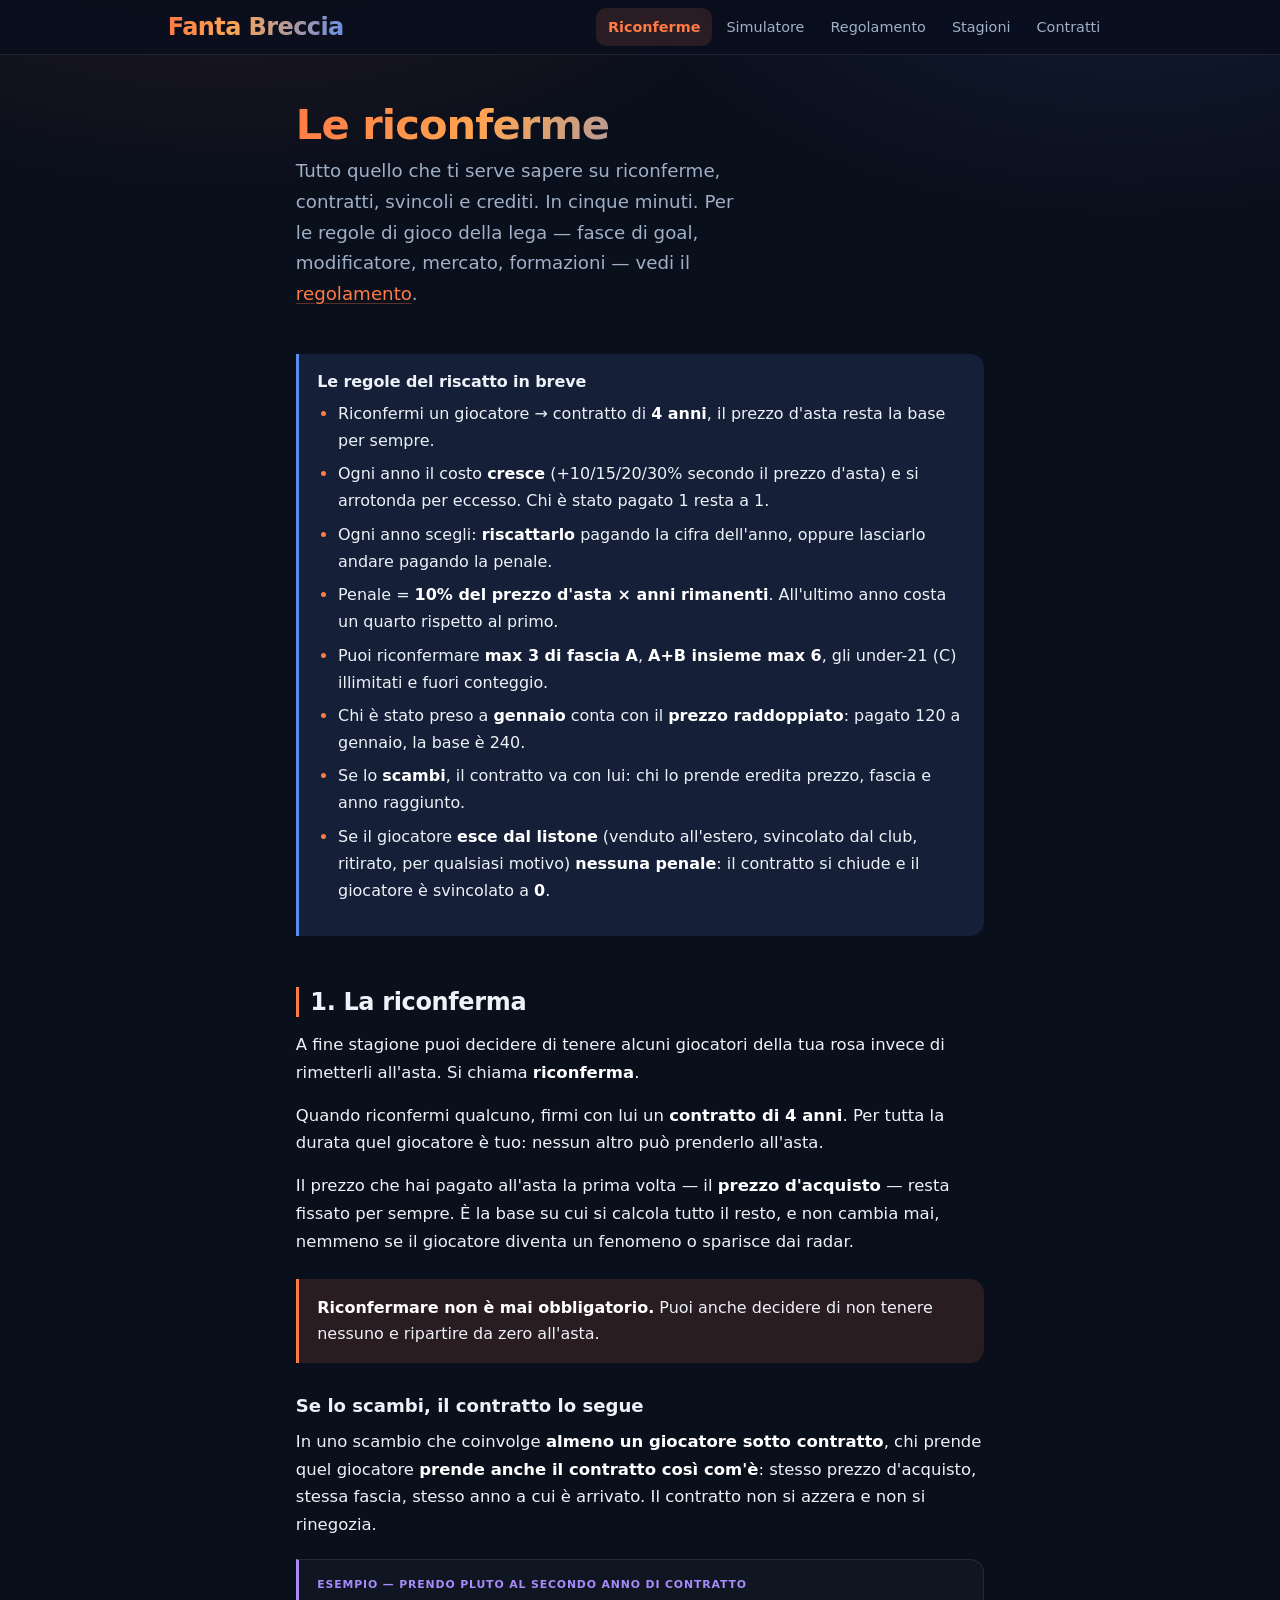
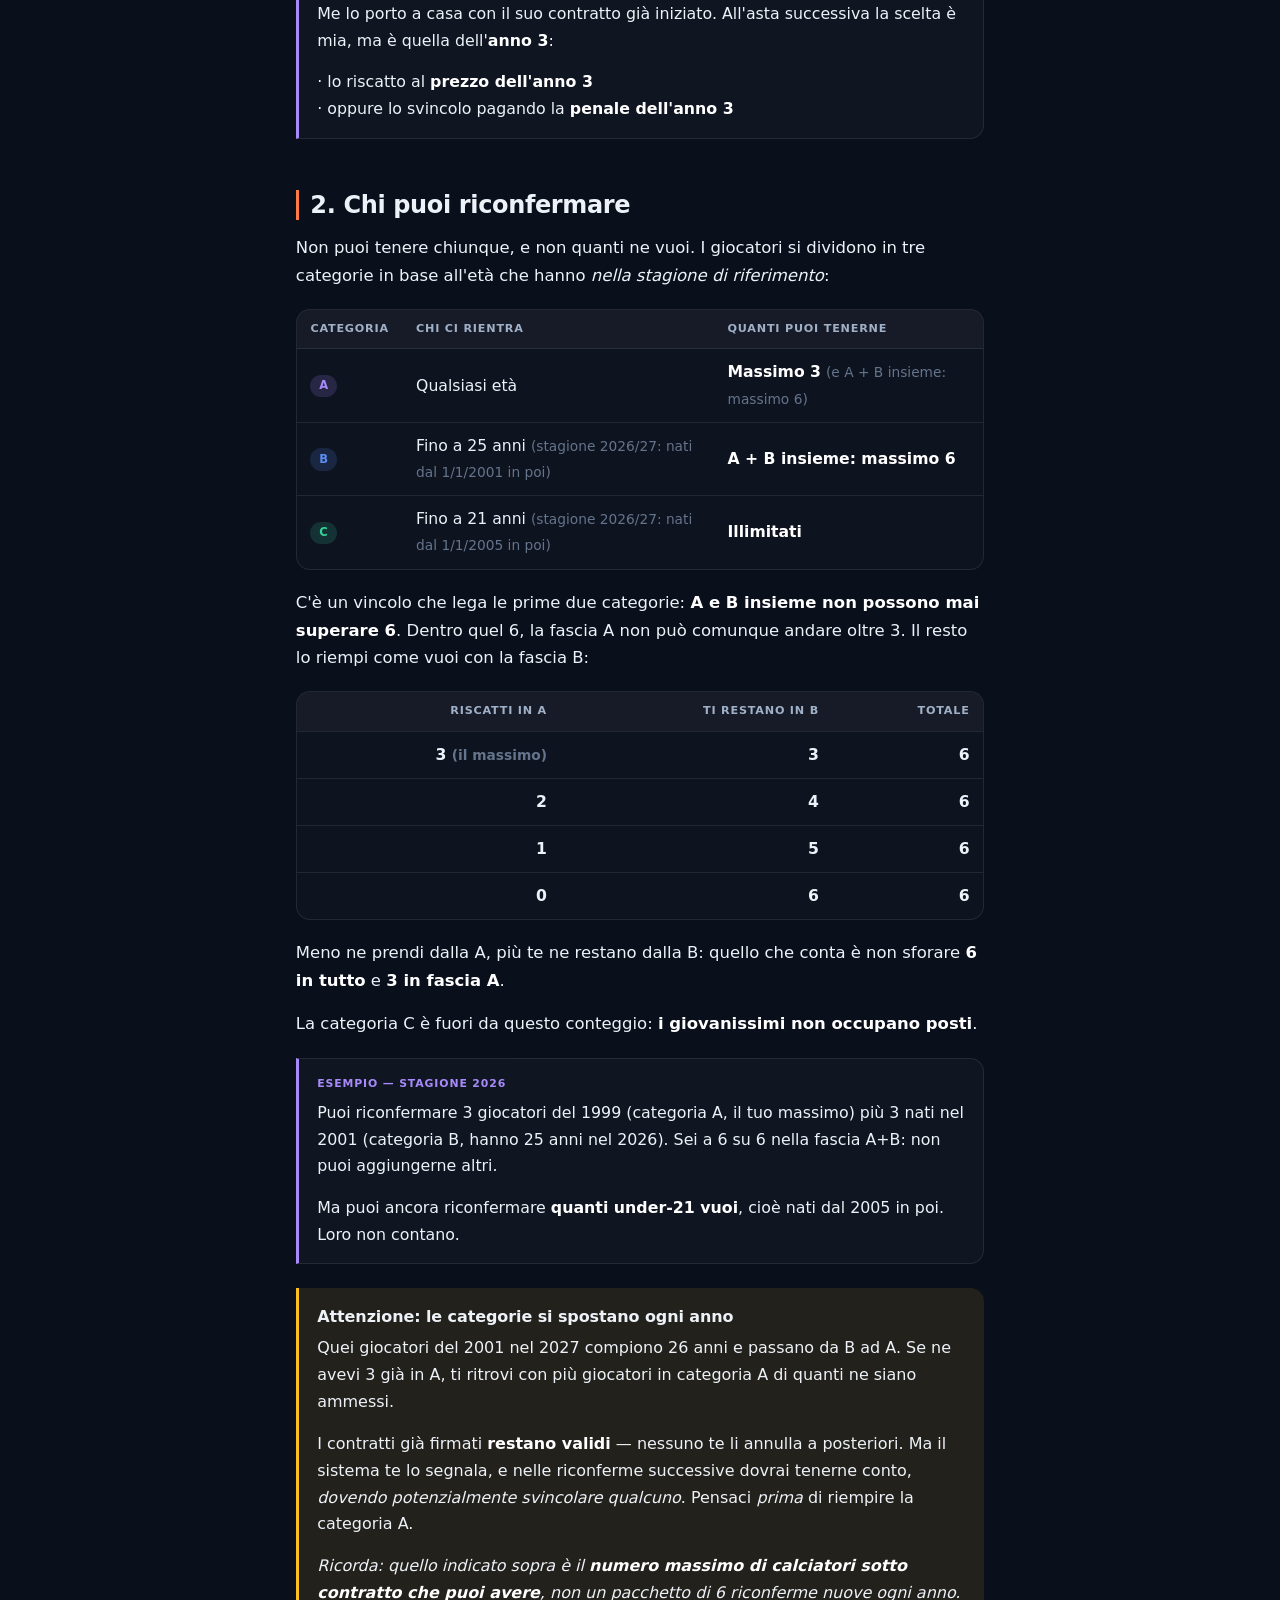
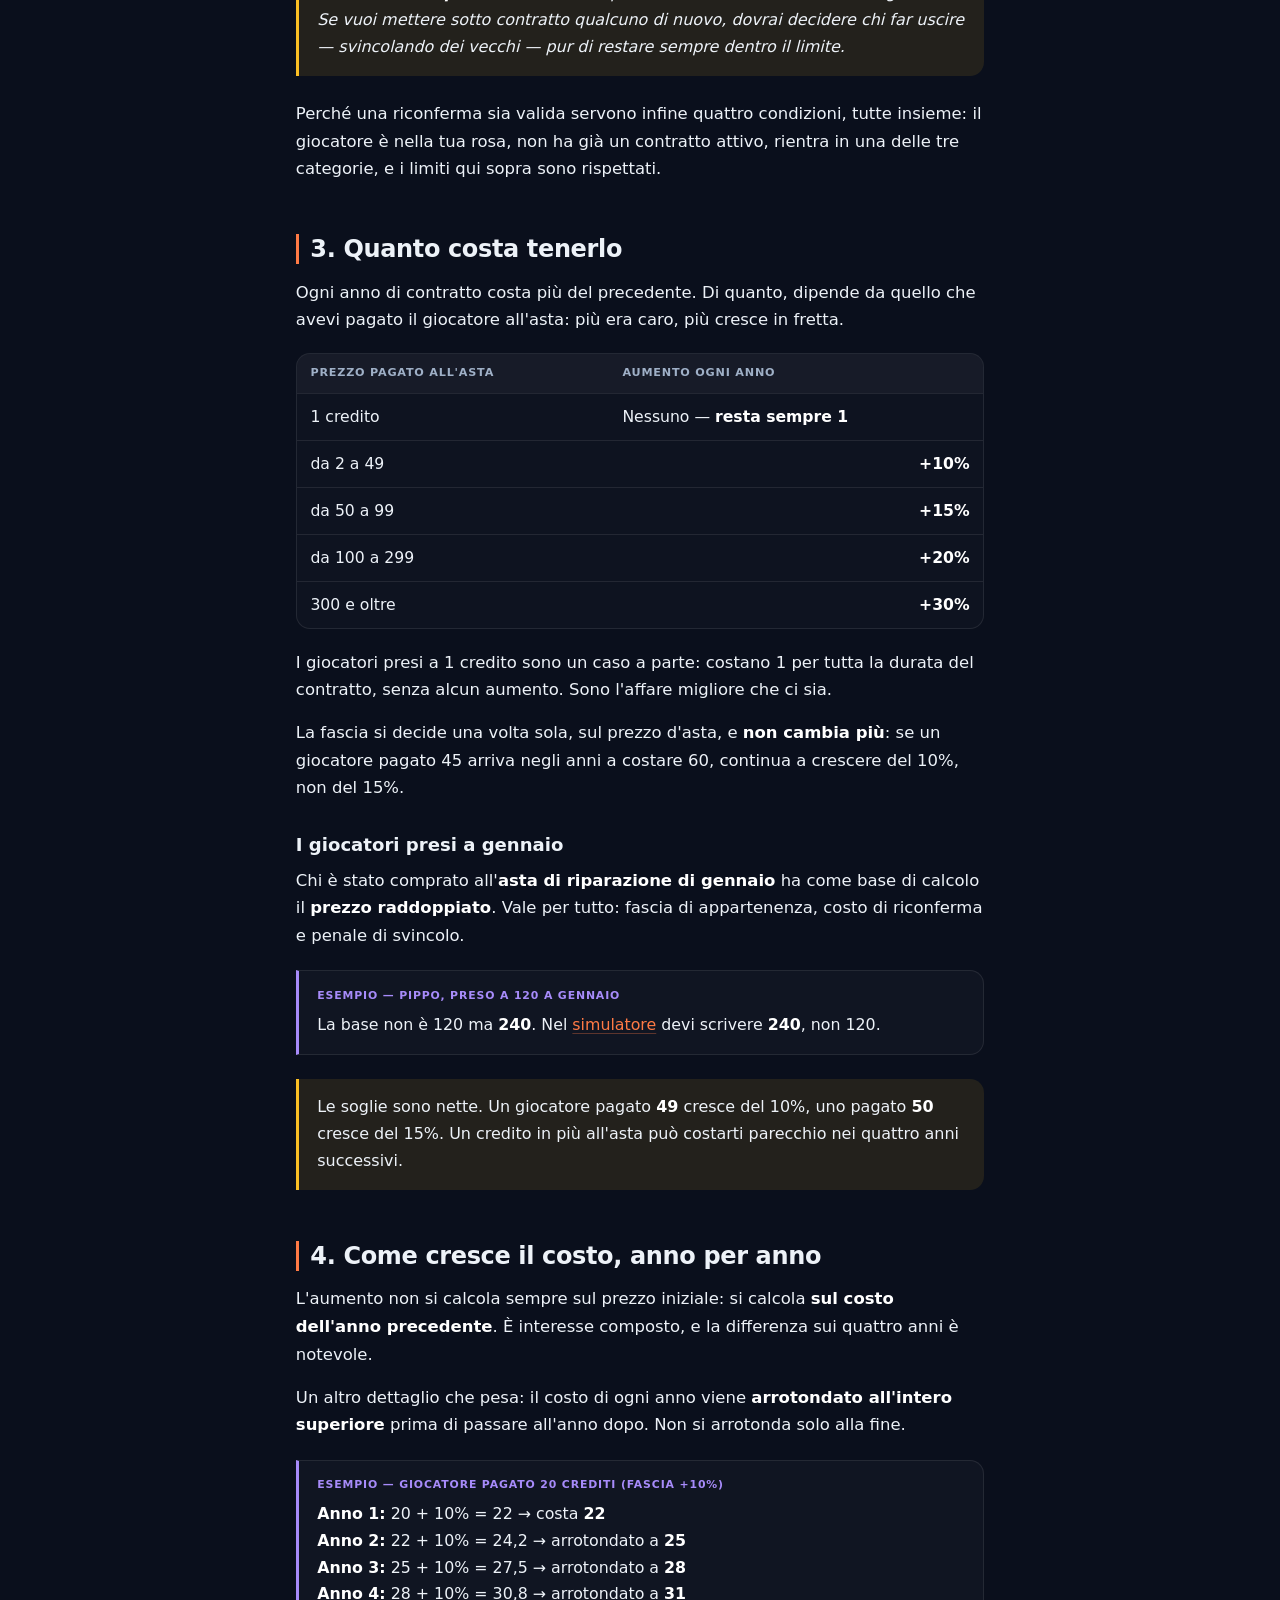
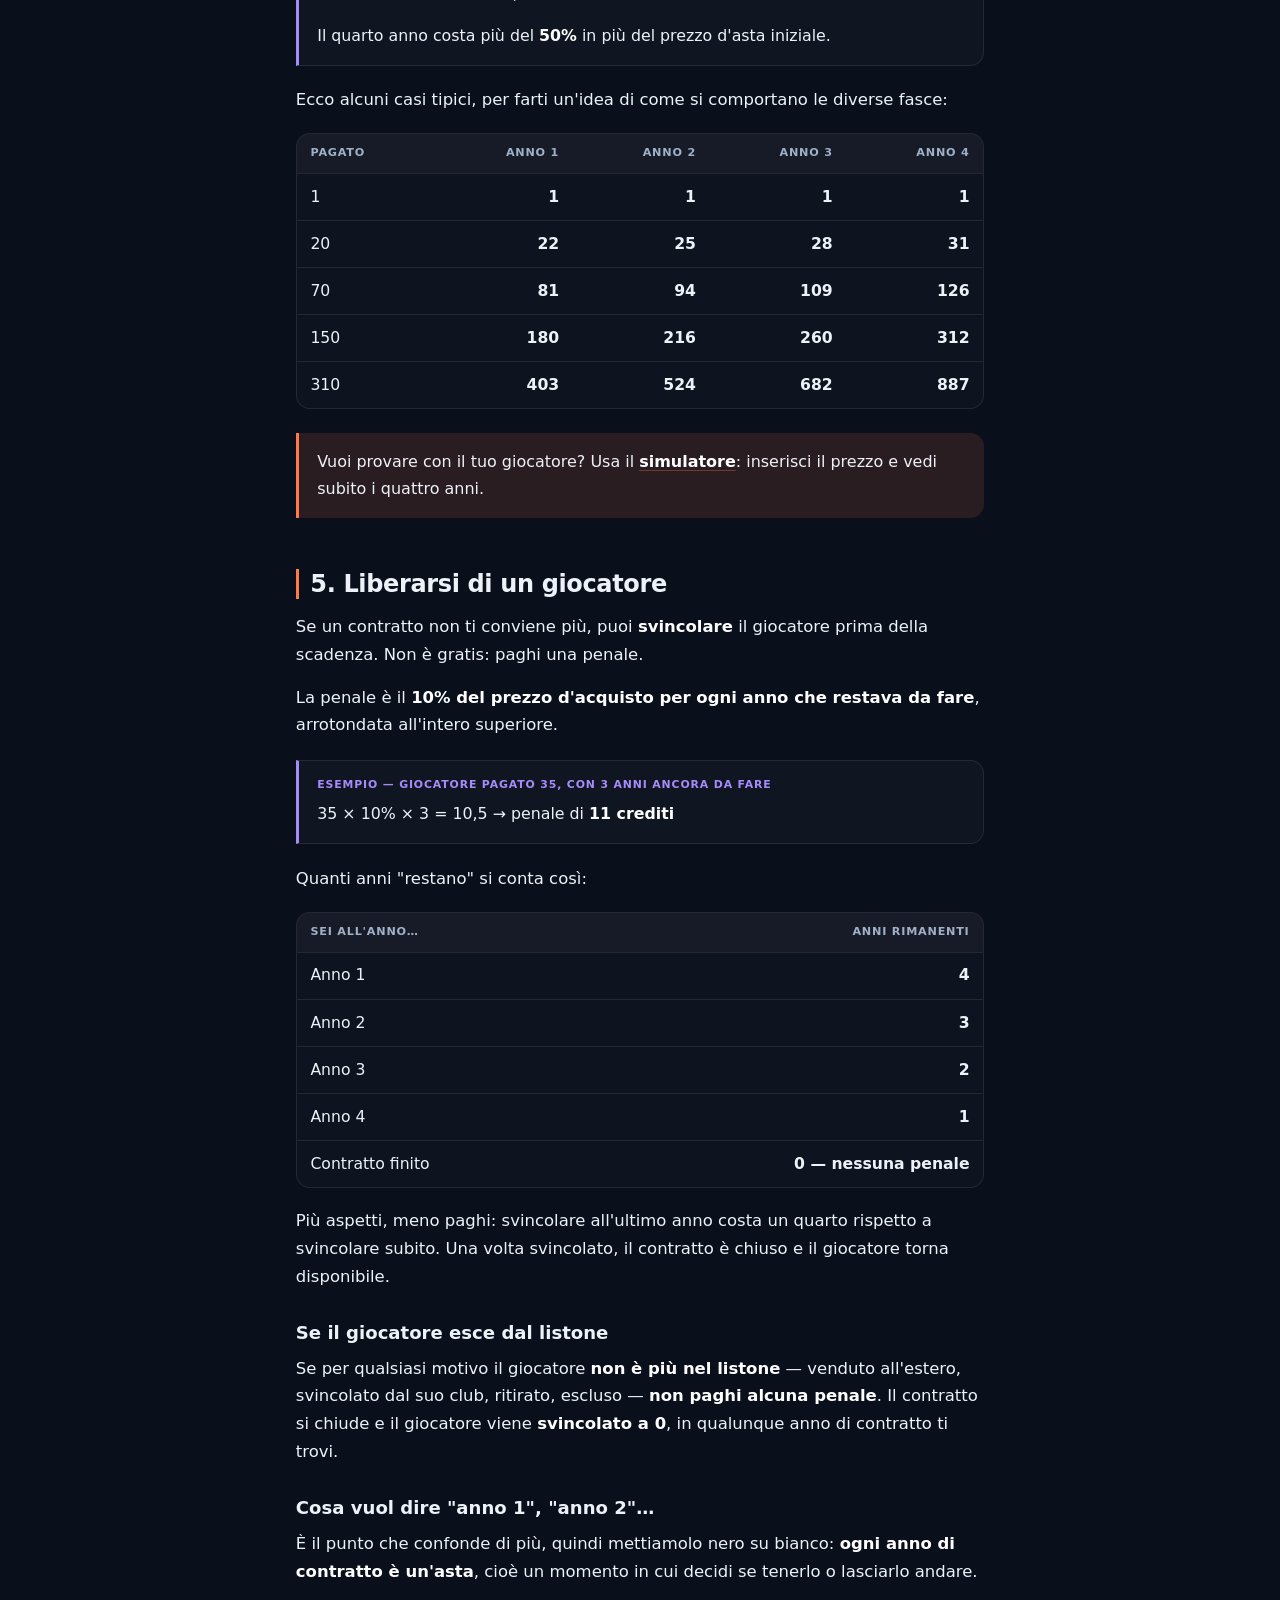
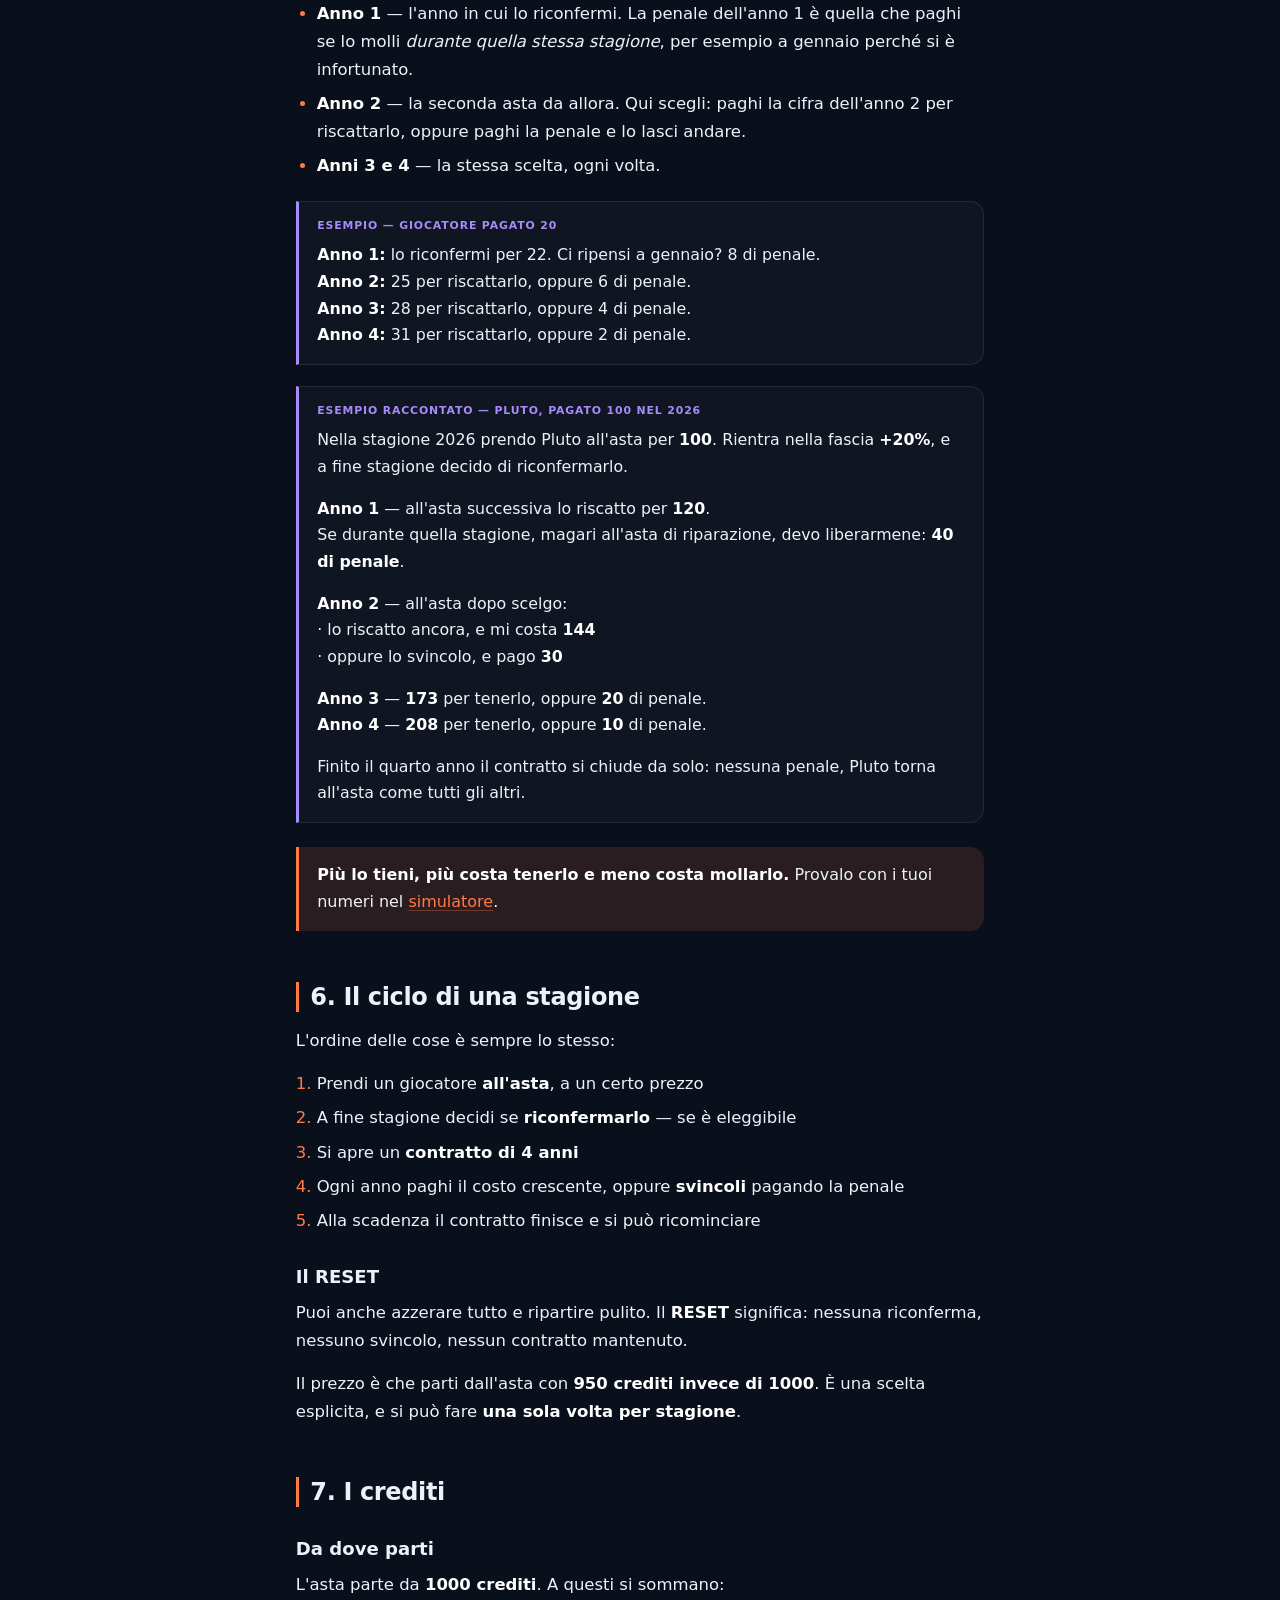
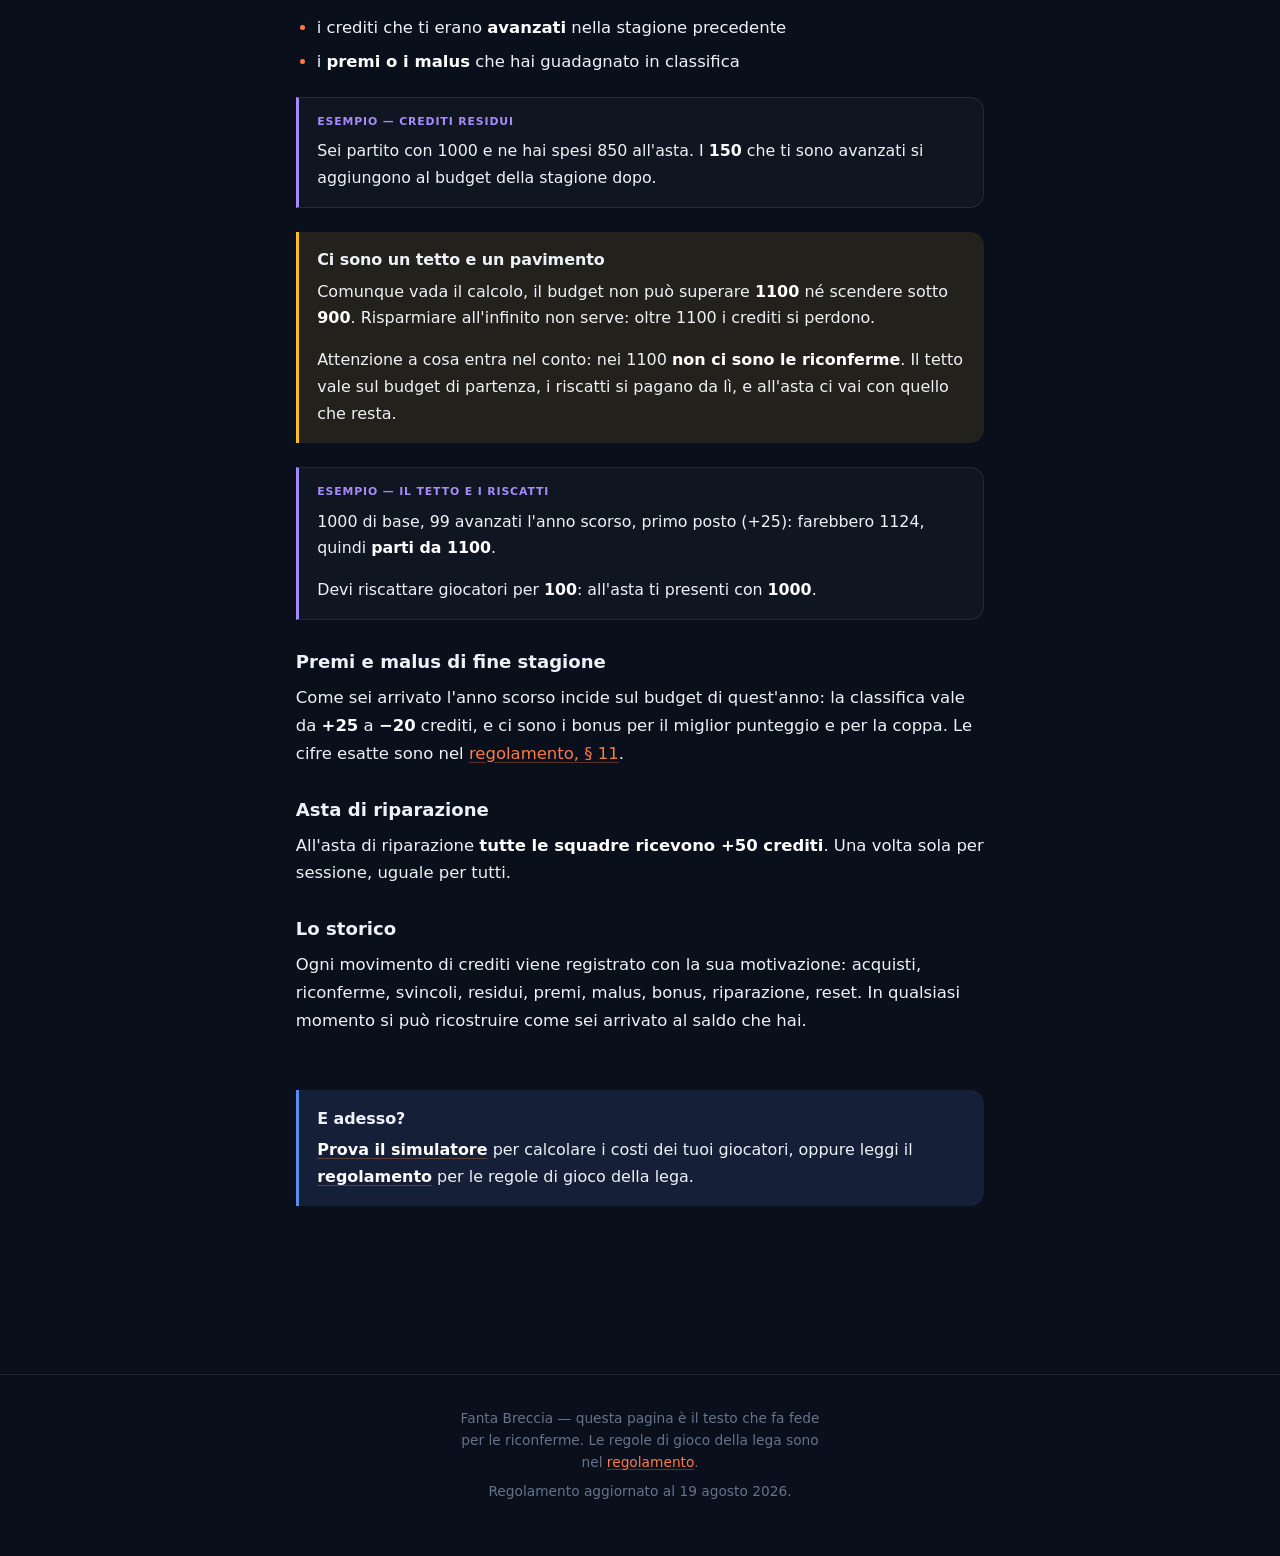
<file: index.html>
<!DOCTYPE html>
<html lang="it">
<head>
<meta charset="utf-8">
<meta name="viewport" content="width=device-width, initial-scale=1">
<title>Fanta Breccia — Riconferme</title>
<meta name="description" content="Le riconferme del Fanta Breccia: contratti di 4 anni, categorie, fasce di costo, svincoli, RESET e crediti.">
<link rel="stylesheet" href="css/style.css">
</head>
<body>

<nav class="nav">
  <div class="nav-inner">
    <a class="nav-brand" href="index.html">Fanta Breccia</a>
    <div class="nav-links">
      <a class="nav-link active" href="index.html">Riconferme</a>
      <a class="nav-link" href="simulatore.html">Simulatore</a>
      <a class="nav-link" href="regolamento.html">Regolamento</a>
      <a class="nav-link" href="stagioni.html">Stagioni</a>
      <a class="nav-link" href="contratti.html">Contratti</a>
    </div>
  </div>
</nav>

<main>

  <header class="hero">
    <h1>Le riconferme</h1>
    <p>Tutto quello che ti serve sapere su riconferme, contratti, svincoli e crediti. In cinque minuti. Per le regole di gioco della lega — fasce di goal, modificatore, mercato, formazioni — vedi il <a href="regolamento.html">regolamento</a>.</p>
  </header>

  <div class="callout info">
    <span class="callout-title">Le regole del riscatto in breve</span>
    <ul>
      <li>Riconfermi un giocatore → contratto di <strong>4 anni</strong>, il prezzo d'asta resta la base per sempre.</li>
      <li>Ogni anno il costo <strong>cresce</strong> (+10/15/20/30% secondo il prezzo d'asta) e si arrotonda per eccesso. Chi è stato pagato 1 resta a 1.</li>
      <li>Ogni anno scegli: <strong>riscattarlo</strong> pagando la cifra dell'anno, oppure lasciarlo andare pagando la penale.</li>
      <li>Penale = <strong>10% del prezzo d'asta × anni rimanenti</strong>. All'ultimo anno costa un quarto rispetto al primo.</li>
      <li>Puoi riconfermare <strong>max 3 di fascia A</strong>, <strong>A+B insieme max 6</strong>, gli under-21 (C) illimitati e fuori conteggio.</li>
      <li>Chi è stato preso a <strong>gennaio</strong> conta con il <strong>prezzo raddoppiato</strong>: pagato 120 a gennaio, la base è 240.</li>
      <li>Se lo <strong>scambi</strong>, il contratto va con lui: chi lo prende eredita prezzo, fascia e anno raggiunto.</li>
      <li>Se il giocatore <strong>esce dal listone</strong> (venduto all'estero, svincolato dal club, ritirato, per qualsiasi motivo) <strong>nessuna penale</strong>: il contratto si chiude e il giocatore è svincolato a <strong>0</strong>.</li>
    </ul>
  </div>


  <h2 id="riconferma">1. La riconferma</h2>

  <p>A fine stagione puoi decidere di tenere alcuni giocatori della tua rosa invece di rimetterli all'asta. Si chiama <strong>riconferma</strong>.</p>

  <p>Quando riconfermi qualcuno, firmi con lui un <strong>contratto di 4 anni</strong>. Per tutta la durata quel giocatore è tuo: nessun altro può prenderlo all'asta.</p>

  <p>Il prezzo che hai pagato all'asta la prima volta — il <strong>prezzo d'acquisto</strong> — resta fissato per sempre. È la base su cui si calcola tutto il resto, e non cambia mai, nemmeno se il giocatore diventa un fenomeno o sparisce dai radar.</p>

  <div class="callout">
    <p><strong>Riconfermare non è mai obbligatorio.</strong> Puoi anche decidere di non tenere nessuno e ripartire da zero all'asta.</p>
  </div>

  <h3 id="scambi">Se lo scambi, il contratto lo segue</h3>

  <p>In uno scambio che coinvolge <strong>almeno un giocatore sotto contratto</strong>, chi prende quel giocatore <strong>prende anche il contratto così com'è</strong>: stesso prezzo d'acquisto, stessa fascia, stesso anno a cui è arrivato. Il contratto non si azzera e non si rinegozia.</p>

  <div class="esempio">
    <span class="esempio-label">Esempio — prendo Pluto al secondo anno di contratto</span>
    <p>Me lo porto a casa con il suo contratto già iniziato. All'asta successiva la scelta è mia, ma è quella dell'<strong>anno 3</strong>:</p>
    <p>
      · lo riscatto al <strong>prezzo dell'anno 3</strong><br>
      · oppure lo svincolo pagando la <strong>penale dell'anno 3</strong>
    </p>
  </div>


  <h2 id="categorie">2. Chi puoi riconfermare</h2>

  <p>Non puoi tenere chiunque, e non quanti ne vuoi. I giocatori si dividono in tre categorie in base all'età che hanno <em>nella stagione di riferimento</em>:</p>

  <div class="table-wrap">
    <table>
      <thead>
        <tr><th>Categoria</th><th>Chi ci rientra</th><th>Quanti puoi tenerne</th></tr>
      </thead>
      <tbody>
        <tr><td><span class="badge a">A</span></td><td>Qualsiasi età</td><td><strong>Massimo 3</strong> <span class="muted">(e A + B insieme: massimo 6)</span></td></tr>
        <tr><td><span class="badge b">B</span></td><td>Fino a 25 anni <span class="muted">(stagione <span data-anno="stagioneLabel">2026/27</span>: nati dal 1/1/<span data-anno="natoB">2001</span> in poi)</span></td><td><strong>A + B insieme: massimo 6</strong></td></tr>
        <tr><td><span class="badge c">C</span></td><td>Fino a 21 anni <span class="muted">(stagione <span data-anno="stagioneLabel">2026/27</span>: nati dal 1/1/<span data-anno="natoC">2005</span> in poi)</span></td><td><strong>Illimitati</strong></td></tr>
      </tbody>
    </table>
  </div>

  <p>C'è un vincolo che lega le prime due categorie: <strong>A e B insieme non possono mai superare 6</strong>. Dentro quel 6, la fascia A non può comunque andare oltre 3. Il resto lo riempi come vuoi con la fascia B:</p>

  <div class="table-wrap">
    <table>
      <thead>
        <tr><th class="num">Riscatti in A</th><th class="num">Ti restano in B</th><th class="num">Totale</th></tr>
      </thead>
      <tbody>
        <tr><td class="num">3 <span class="muted">(il massimo)</span></td><td class="num">3</td><td class="num">6</td></tr>
        <tr><td class="num">2</td><td class="num">4</td><td class="num">6</td></tr>
        <tr><td class="num">1</td><td class="num">5</td><td class="num">6</td></tr>
        <tr><td class="num">0</td><td class="num">6</td><td class="num">6</td></tr>
      </tbody>
    </table>
  </div>

  <p>Meno ne prendi dalla A, più te ne restano dalla B: quello che conta è non sforare <strong>6 in tutto</strong> e <strong>3 in fascia A</strong>.</p>

  <p>La categoria C è fuori da questo conteggio: <strong>i giovanissimi non occupano posti</strong>.</p>

  <div class="esempio">
    <span class="esempio-label">Esempio — stagione <span data-anno="stagione">2026</span></span>
    <p>Puoi riconfermare 3 giocatori del <span data-anno="natoA">1999</span> (categoria A, il tuo massimo) più 3 nati nel <span data-anno="natoB">2001</span> (categoria B, hanno 25 anni nel <span data-anno="stagione">2026</span>). Sei a 6 su 6 nella fascia A+B: non puoi aggiungerne altri.</p>
    <p>Ma puoi ancora riconfermare <strong>quanti under-21 vuoi</strong>, cioè nati dal <span data-anno="natoC">2005</span> in poi. Loro non contano.</p>
  </div>

  <div class="callout warn">
    <span class="callout-title">Attenzione: le categorie si spostano ogni anno</span>
    <p>Quei giocatori del <span data-anno="natoB">2001</span> nel <span data-anno="prossima">2027</span> compiono 26 anni e passano da B ad A. Se ne avevi 3 già in A, ti ritrovi con più giocatori in categoria A di quanti ne siano ammessi.</p>
    <p>I contratti già firmati <strong>restano validi</strong> — nessuno te li annulla a posteriori. Ma il sistema te lo segnala, e nelle riconferme successive dovrai tenerne conto, <em>dovendo potenzialmente svincolare qualcuno</em>. Pensaci <em>prima</em> di riempire la categoria A.</p>
    <p><em>Ricorda: quello indicato sopra è il <strong>numero massimo di calciatori sotto contratto che puoi avere</strong>, non un pacchetto di 6 riconferme nuove ogni anno. Se vuoi mettere sotto contratto qualcuno di nuovo, dovrai decidere chi far uscire — svincolando dei vecchi — pur di restare sempre dentro il limite.</em></p>
  </div>

  <p>Perché una riconferma sia valida servono infine quattro condizioni, tutte insieme: il giocatore è nella tua rosa, non ha già un contratto attivo, rientra in una delle tre categorie, e i limiti qui sopra sono rispettati.</p>


  <h2 id="fasce">3. Quanto costa tenerlo</h2>

  <p>Ogni anno di contratto costa più del precedente. Di quanto, dipende da quello che avevi pagato il giocatore all'asta: più era caro, più cresce in fretta.</p>

  <div class="table-wrap">
    <table>
      <thead>
        <tr><th>Prezzo pagato all'asta</th><th>Aumento ogni anno</th></tr>
      </thead>
      <tbody>
        <tr><td>1 credito</td><td>Nessuno — <strong>resta sempre 1</strong></td></tr>
        <tr><td>da 2 a 49</td><td class="num"><strong>+10%</strong></td></tr>
        <tr><td>da 50 a 99</td><td class="num"><strong>+15%</strong></td></tr>
        <tr><td>da 100 a 299</td><td class="num"><strong>+20%</strong></td></tr>
        <tr><td>300 e oltre</td><td class="num"><strong>+30%</strong></td></tr>
      </tbody>
    </table>
  </div>

  <p>I giocatori presi a 1 credito sono un caso a parte: costano 1 per tutta la durata del contratto, senza alcun aumento. Sono l'affare migliore che ci sia.</p>

  <p>La fascia si decide una volta sola, sul prezzo d'asta, e <strong>non cambia più</strong>: se un giocatore pagato 45 arriva negli anni a costare 60, continua a crescere del 10%, non del 15%.</p>

  <h3 id="gennaio">I giocatori presi a gennaio</h3>

  <p>Chi è stato comprato all'<strong>asta di riparazione di gennaio</strong> ha come base di calcolo il <strong>prezzo raddoppiato</strong>. Vale per tutto: fascia di appartenenza, costo di riconferma e penale di svincolo.</p>

  <div class="esempio">
    <span class="esempio-label">Esempio — Pippo, preso a 120 a gennaio</span>
    <p>La base non è 120 ma <strong>240</strong>. Nel <a href="simulatore.html">simulatore</a> devi scrivere <strong>240</strong>, non 120.</p>
  </div>

  <div class="callout warn">
    <p>Le soglie sono nette. Un giocatore pagato <strong>49</strong> cresce del 10%, uno pagato <strong>50</strong> cresce del 15%. Un credito in più all'asta può costarti parecchio nei quattro anni successivi.</p>
  </div>


  <h2 id="crescita">4. Come cresce il costo, anno per anno</h2>

  <p>L'aumento non si calcola sempre sul prezzo iniziale: si calcola <strong>sul costo dell'anno precedente</strong>. È interesse composto, e la differenza sui quattro anni è notevole.</p>

  <p>Un altro dettaglio che pesa: il costo di ogni anno viene <strong>arrotondato all'intero superiore</strong> prima di passare all'anno dopo. Non si arrotonda solo alla fine.</p>

  <div class="esempio">
    <span class="esempio-label">Esempio — giocatore pagato 20 crediti (fascia +10%)</span>
    <p>
      <strong>Anno 1:</strong> 20 + 10% = 22 → costa <strong>22</strong><br>
      <strong>Anno 2:</strong> 22 + 10% = 24,2 → arrotondato a <strong>25</strong><br>
      <strong>Anno 3:</strong> 25 + 10% = 27,5 → arrotondato a <strong>28</strong><br>
      <strong>Anno 4:</strong> 28 + 10% = 30,8 → arrotondato a <strong>31</strong>
    </p>
    <p>Il quarto anno costa più del <strong>50%</strong> in più del prezzo d'asta iniziale.</p>
  </div>

  <p>Ecco alcuni casi tipici, per farti un'idea di come si comportano le diverse fasce:</p>

  <div class="table-wrap">
    <table>
      <thead>
        <tr><th>Pagato</th><th class="num">Anno 1</th><th class="num">Anno 2</th><th class="num">Anno 3</th><th class="num">Anno 4</th></tr>
      </thead>
      <tbody>
        <tr><td>1</td><td class="num">1</td><td class="num">1</td><td class="num">1</td><td class="num">1</td></tr>
        <tr><td>20</td><td class="num">22</td><td class="num">25</td><td class="num">28</td><td class="num">31</td></tr>
        <tr><td>70</td><td class="num">81</td><td class="num">94</td><td class="num">109</td><td class="num">126</td></tr>
        <tr><td>150</td><td class="num">180</td><td class="num">216</td><td class="num">260</td><td class="num">312</td></tr>
        <tr><td>310</td><td class="num">403</td><td class="num">524</td><td class="num">682</td><td class="num">887</td></tr>
      </tbody>
    </table>
  </div>

  <div class="callout">
    <p>Vuoi provare con il tuo giocatore? Usa il <a href="simulatore.html"><strong>simulatore</strong></a>: inserisci il prezzo e vedi subito i quattro anni.</p>
  </div>


  <h2 id="svincolo">5. Liberarsi di un giocatore</h2>

  <p>Se un contratto non ti conviene più, puoi <strong>svincolare</strong> il giocatore prima della scadenza. Non è gratis: paghi una penale.</p>

  <p>La penale è il <strong>10% del prezzo d'acquisto per ogni anno che restava da fare</strong>, arrotondata all'intero superiore.</p>

  <div class="esempio">
    <span class="esempio-label">Esempio — giocatore pagato 35, con 3 anni ancora da fare</span>
    <p>35 × 10% × 3 = 10,5 → penale di <strong>11 crediti</strong></p>
  </div>

  <p>Quanti anni "restano" si conta così:</p>

  <div class="table-wrap">
    <table>
      <thead>
        <tr><th>Sei all'anno…</th><th class="num">Anni rimanenti</th></tr>
      </thead>
      <tbody>
        <tr><td>Anno 1</td><td class="num">4</td></tr>
        <tr><td>Anno 2</td><td class="num">3</td></tr>
        <tr><td>Anno 3</td><td class="num">2</td></tr>
        <tr><td>Anno 4</td><td class="num">1</td></tr>
        <tr><td>Contratto finito</td><td class="num">0 — nessuna penale</td></tr>
      </tbody>
    </table>
  </div>

  <p>Più aspetti, meno paghi: svincolare all'ultimo anno costa un quarto rispetto a svincolare subito. Una volta svincolato, il contratto è chiuso e il giocatore torna disponibile.</p>

  <h3>Se il giocatore esce dal listone</h3>

  <p>Se per qualsiasi motivo il giocatore <strong>non è più nel listone</strong> — venduto all'estero, svincolato dal suo club, ritirato, escluso — <strong>non paghi alcuna penale</strong>. Il contratto si chiude e il giocatore viene <strong>svincolato a 0</strong>, in qualunque anno di contratto ti trovi.</p>

  <h3>Cosa vuol dire "anno 1", "anno 2"…</h3>

  <p>È il punto che confonde di più, quindi mettiamolo nero su bianco: <strong>ogni anno di contratto è un'asta</strong>, cioè un momento in cui decidi se tenerlo o lasciarlo andare.</p>

  <ul>
    <li><strong>Anno 1</strong> — l'anno in cui lo riconfermi. La penale dell'anno 1 è quella che paghi se lo molli <em>durante quella stessa stagione</em>, per esempio a gennaio perché si è infortunato.</li>
    <li><strong>Anno 2</strong> — la seconda asta da allora. Qui scegli: paghi la cifra dell'anno 2 per riscattarlo, oppure paghi la penale e lo lasci andare.</li>
    <li><strong>Anni 3 e 4</strong> — la stessa scelta, ogni volta.</li>
  </ul>

  <div class="esempio">
    <span class="esempio-label">Esempio — giocatore pagato 20</span>
    <p>
      <strong>Anno 1:</strong> lo riconfermi per 22. Ci ripensi a gennaio? 8 di penale.<br>
      <strong>Anno 2:</strong> 25 per riscattarlo, oppure 6 di penale.<br>
      <strong>Anno 3:</strong> 28 per riscattarlo, oppure 4 di penale.<br>
      <strong>Anno 4:</strong> 31 per riscattarlo, oppure 2 di penale.
    </p>
  </div>

  <div class="esempio">
    <span class="esempio-label">Esempio raccontato — Pluto, pagato 100 nel <span data-anno="stagione">2026</span></span>
    <p>Nella stagione <span data-anno="stagione">2026</span> prendo Pluto all'asta per <strong>100</strong>. Rientra nella fascia <strong>+20%</strong>, e a fine stagione decido di riconfermarlo.</p>
    <p>
      <strong>Anno 1</strong> — all'asta successiva lo riscatto per <strong>120</strong>.<br>
      Se durante quella stagione, magari all'asta di riparazione, devo liberarmene: <strong>40 di penale</strong>.
    </p>
    <p>
      <strong>Anno 2</strong> — all'asta dopo scelgo:<br>
      · lo riscatto ancora, e mi costa <strong>144</strong><br>
      · oppure lo svincolo, e pago <strong>30</strong>
    </p>
    <p>
      <strong>Anno 3</strong> — <strong>173</strong> per tenerlo, oppure <strong>20</strong> di penale.<br>
      <strong>Anno 4</strong> — <strong>208</strong> per tenerlo, oppure <strong>10</strong> di penale.
    </p>
    <p>Finito il quarto anno il contratto si chiude da solo: nessuna penale, Pluto torna all'asta come tutti gli altri.</p>
  </div>

  <div class="callout">
    <p><strong>Più lo tieni, più costa tenerlo e meno costa mollarlo.</strong> Provalo con i tuoi numeri nel <a href="simulatore.html">simulatore</a>.</p>
  </div>


  <h2 id="ciclo">6. Il ciclo di una stagione</h2>

  <p>L'ordine delle cose è sempre lo stesso:</p>

  <ol>
    <li>Prendi un giocatore <strong>all'asta</strong>, a un certo prezzo</li>
    <li>A fine stagione decidi se <strong>riconfermarlo</strong> — se è eleggibile</li>
    <li>Si apre un <strong>contratto di 4 anni</strong></li>
    <li>Ogni anno paghi il costo crescente, oppure <strong>svincoli</strong> pagando la penale</li>
    <li>Alla scadenza il contratto finisce e si può ricominciare</li>
  </ol>

  <h3>Il RESET</h3>

  <p>Puoi anche azzerare tutto e ripartire pulito. Il <strong>RESET</strong> significa: nessuna riconferma, nessuno svincolo, nessun contratto mantenuto.</p>

  <p>Il prezzo è che parti dall'asta con <strong>950 crediti invece di 1000</strong>. È una scelta esplicita, e si può fare <strong>una sola volta per stagione</strong>.</p>


  <h2 id="crediti">7. I crediti</h2>

  <h3>Da dove parti</h3>

  <p>L'asta parte da <strong>1000 crediti</strong>. A questi si sommano:</p>
  <ul>
    <li>i crediti che ti erano <strong>avanzati</strong> nella stagione precedente</li>
    <li>i <strong>premi o i malus</strong> che hai guadagnato in classifica</li>
  </ul>

  <div class="esempio">
    <span class="esempio-label">Esempio — crediti residui</span>
    <p>Sei partito con 1000 e ne hai spesi 850 all'asta. I <strong>150</strong> che ti sono avanzati si aggiungono al budget della stagione dopo.</p>
  </div>

  <div class="callout warn">
    <span class="callout-title">Ci sono un tetto e un pavimento</span>
    <p>Comunque vada il calcolo, il budget non può superare <strong>1100</strong> né scendere sotto <strong>900</strong>. Risparmiare all'infinito non serve: oltre 1100 i crediti si perdono.</p>
    <p>Attenzione a cosa entra nel conto: nei 1100 <strong>non ci sono le riconferme</strong>. Il tetto vale sul budget di partenza, i riscatti si pagano da lì, e all'asta ci vai con quello che resta.</p>
  </div>

  <div class="esempio">
    <span class="esempio-label">Esempio — il tetto e i riscatti</span>
    <p>1000 di base, 99 avanzati l'anno scorso, primo posto (+25): farebbero 1124, quindi <strong>parti da 1100</strong>.</p>
    <p>Devi riscattare giocatori per <strong>100</strong>: all'asta ti presenti con <strong>1000</strong>.</p>
  </div>

  <h3>Premi e malus di fine stagione</h3>

  <p>Come sei arrivato l'anno scorso incide sul budget di quest'anno: la classifica vale da <strong>+25</strong> a <strong>−20</strong> crediti, e ci sono i bonus per il miglior punteggio e per la coppa. Le cifre esatte sono nel <a href="regolamento.html#s11">regolamento, § 11</a>.</p>

  <h3>Asta di riparazione</h3>

  <p>All'asta di riparazione <strong>tutte le squadre ricevono +50 crediti</strong>. Una volta sola per sessione, uguale per tutti.</p>

  <h3>Lo storico</h3>

  <p>Ogni movimento di crediti viene registrato con la sua motivazione: acquisti, riconferme, svincoli, residui, premi, malus, bonus, riparazione, reset. In qualsiasi momento si può ricostruire come sei arrivato al saldo che hai.</p>



  <div class="callout info" style="margin-top:56px">
    <span class="callout-title">E adesso?</span>
    <p><a href="simulatore.html"><strong>Prova il simulatore</strong></a> per calcolare i costi dei tuoi giocatori, oppure leggi il <a href="regolamento.html"><strong>regolamento</strong></a> per le regole di gioco della lega.</p>
  </div>

</main>

<footer>
  <p>Fanta Breccia — questa pagina è il testo che fa fede per le riconferme. Le regole di gioco della lega sono nel <a href="regolamento.html">regolamento</a>.</p>
  <p>Regolamento aggiornato al 19 agosto 2026.</p>
</footer>

<script src="js/anni.js"></script>
<script src="js/conta.js?v=2"></script>
<script src="js/tabelle.js"></script>
</body>
</html>
</file>
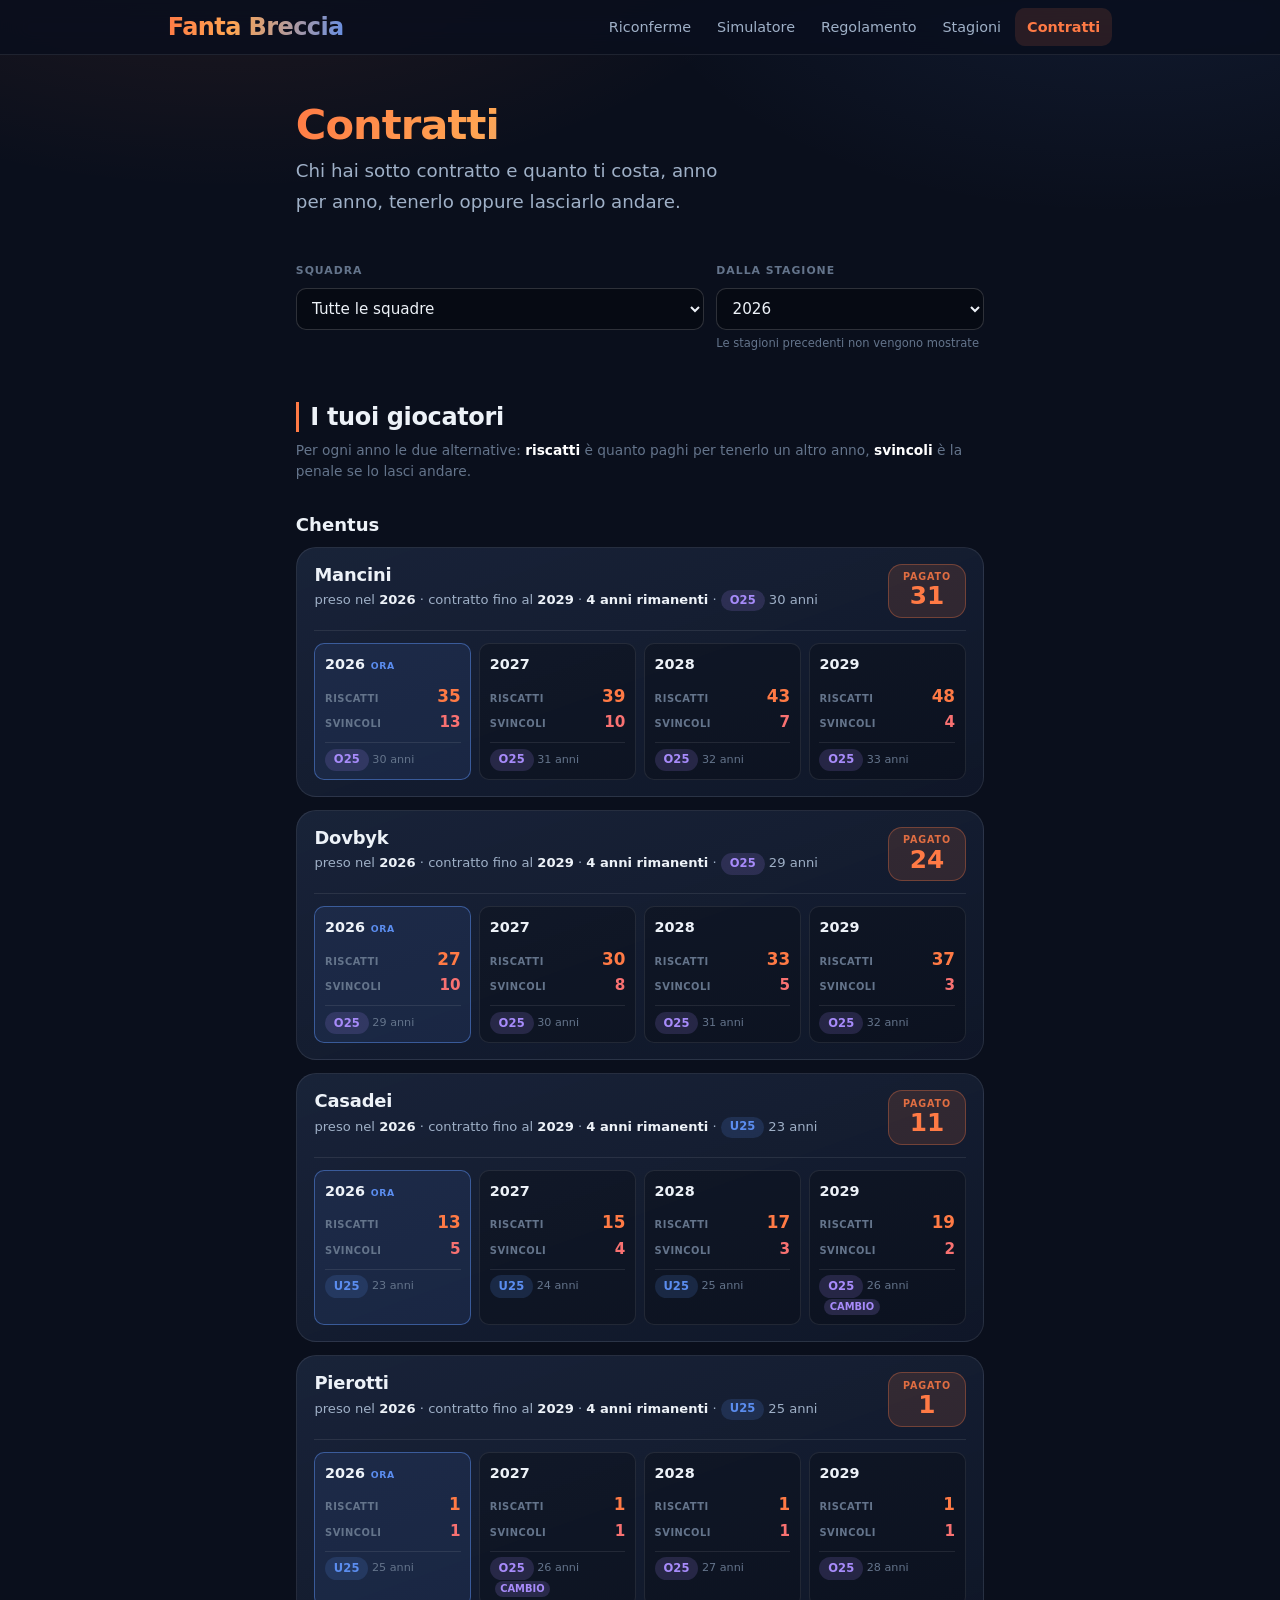
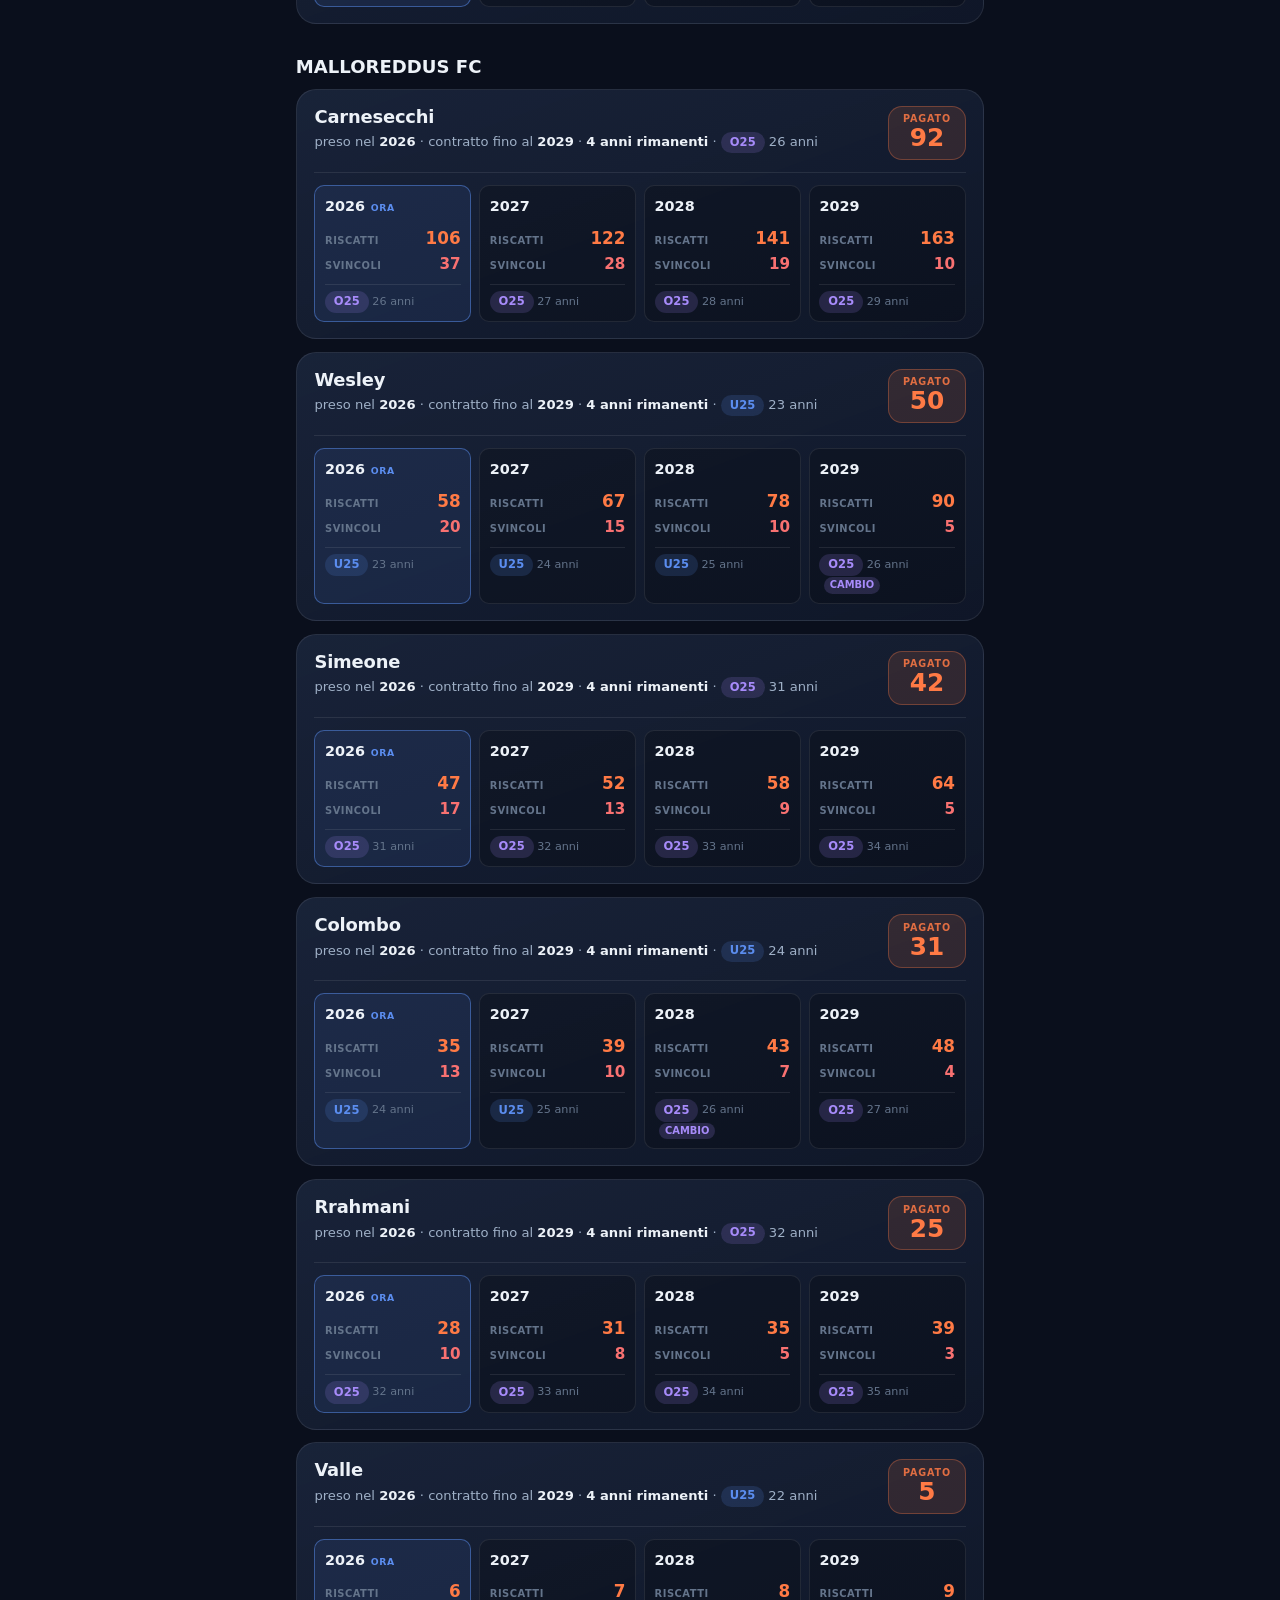
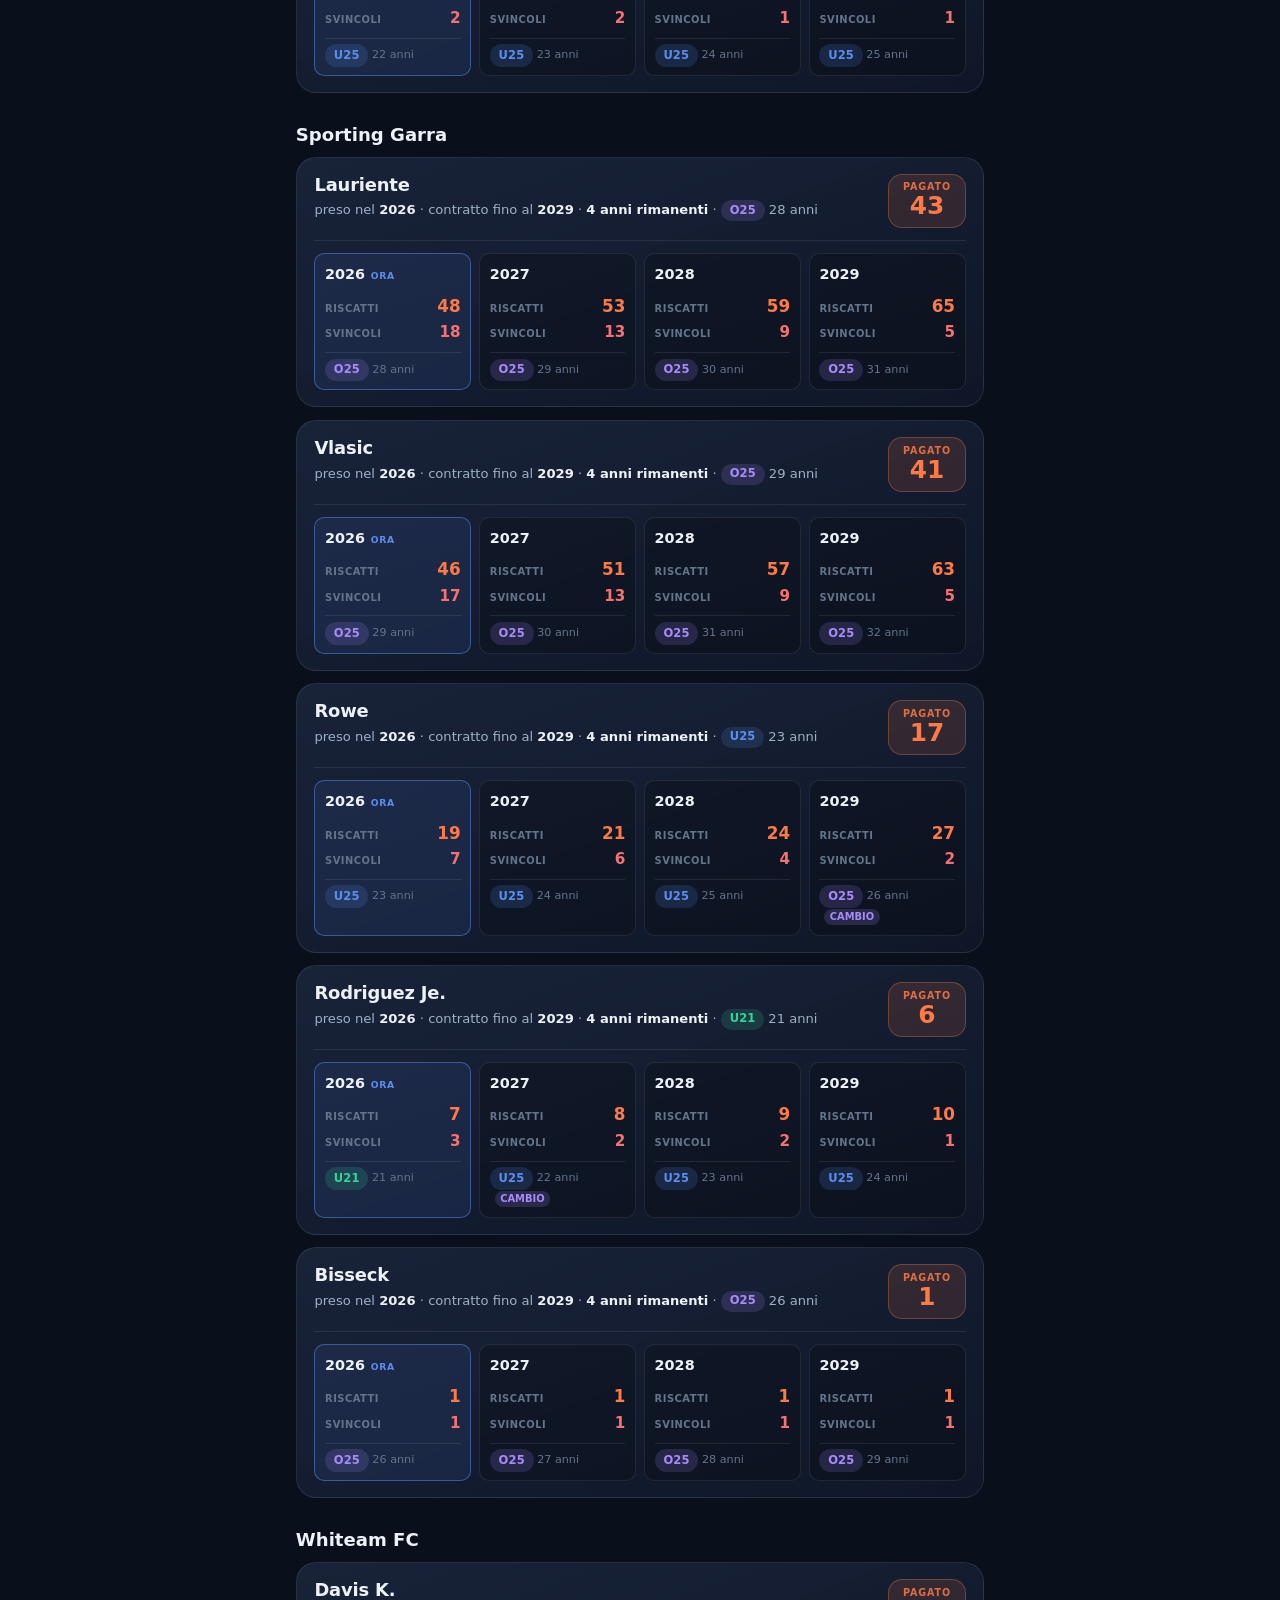
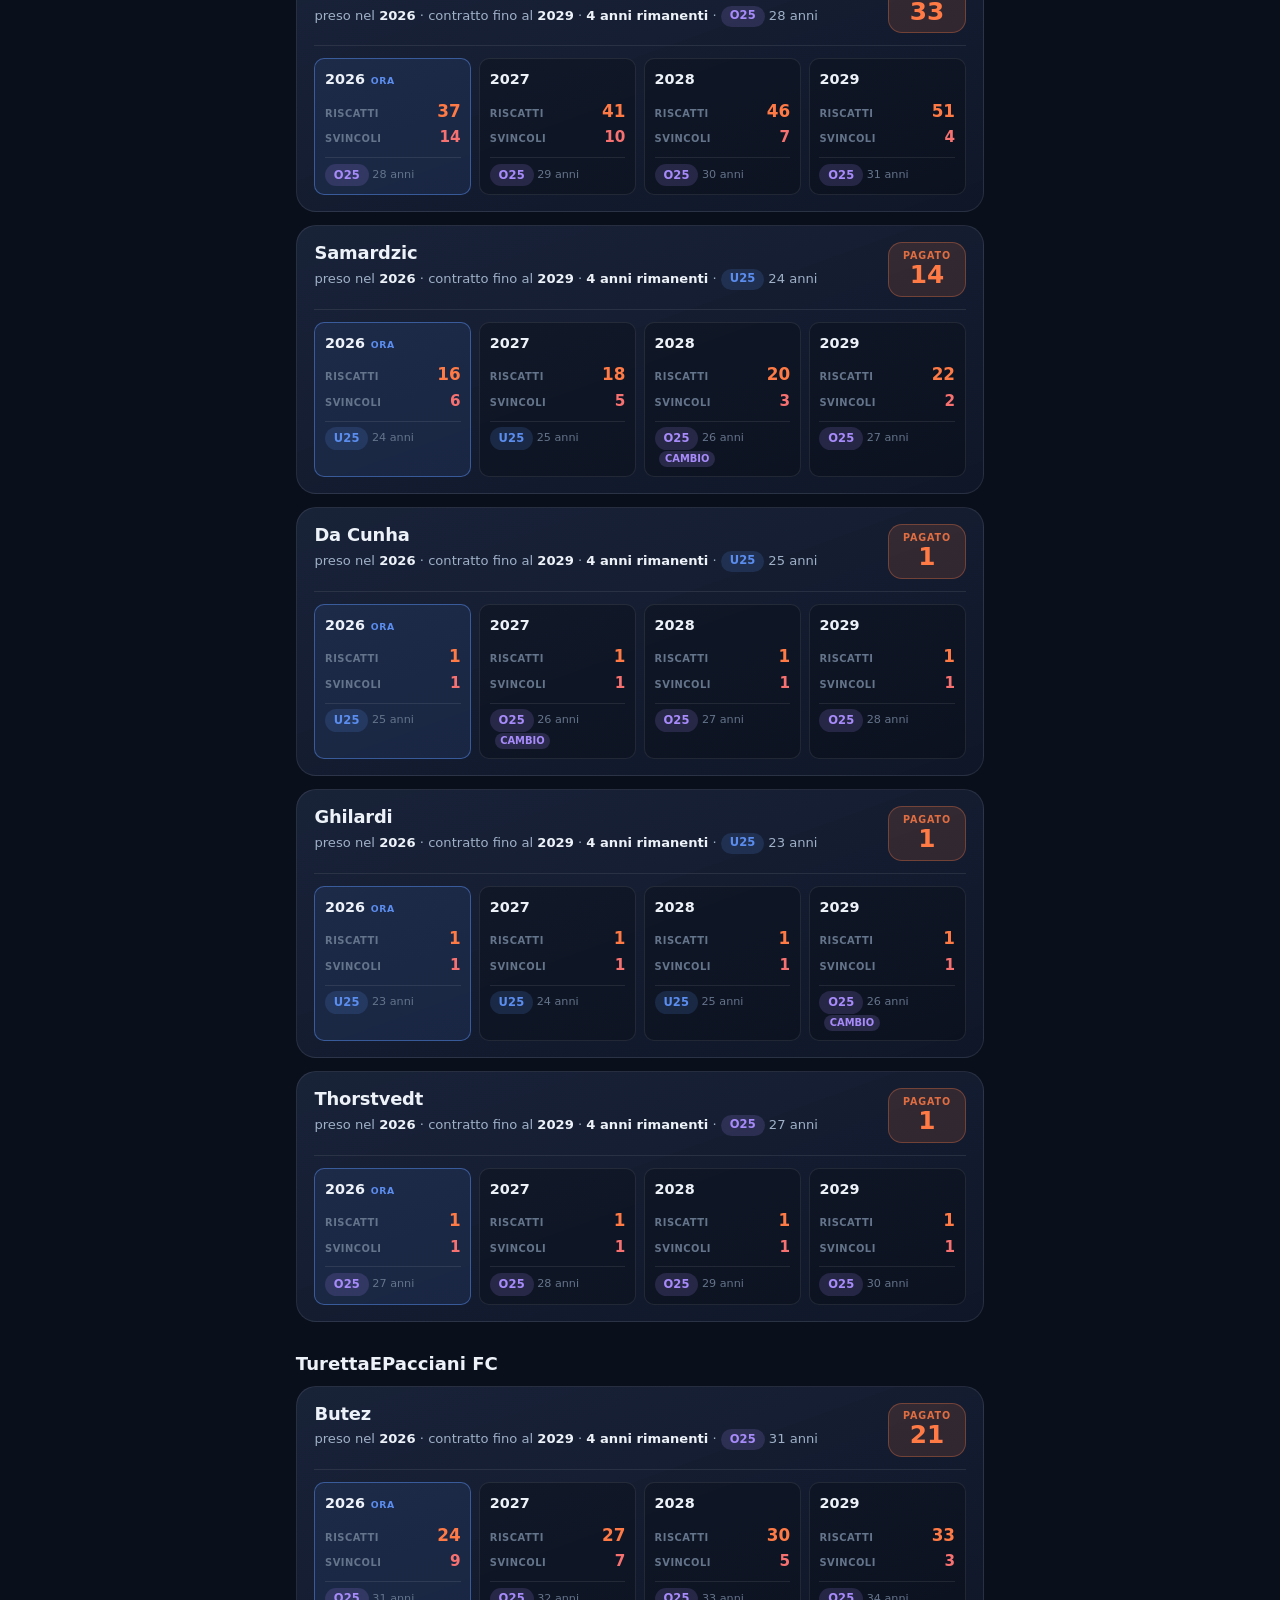
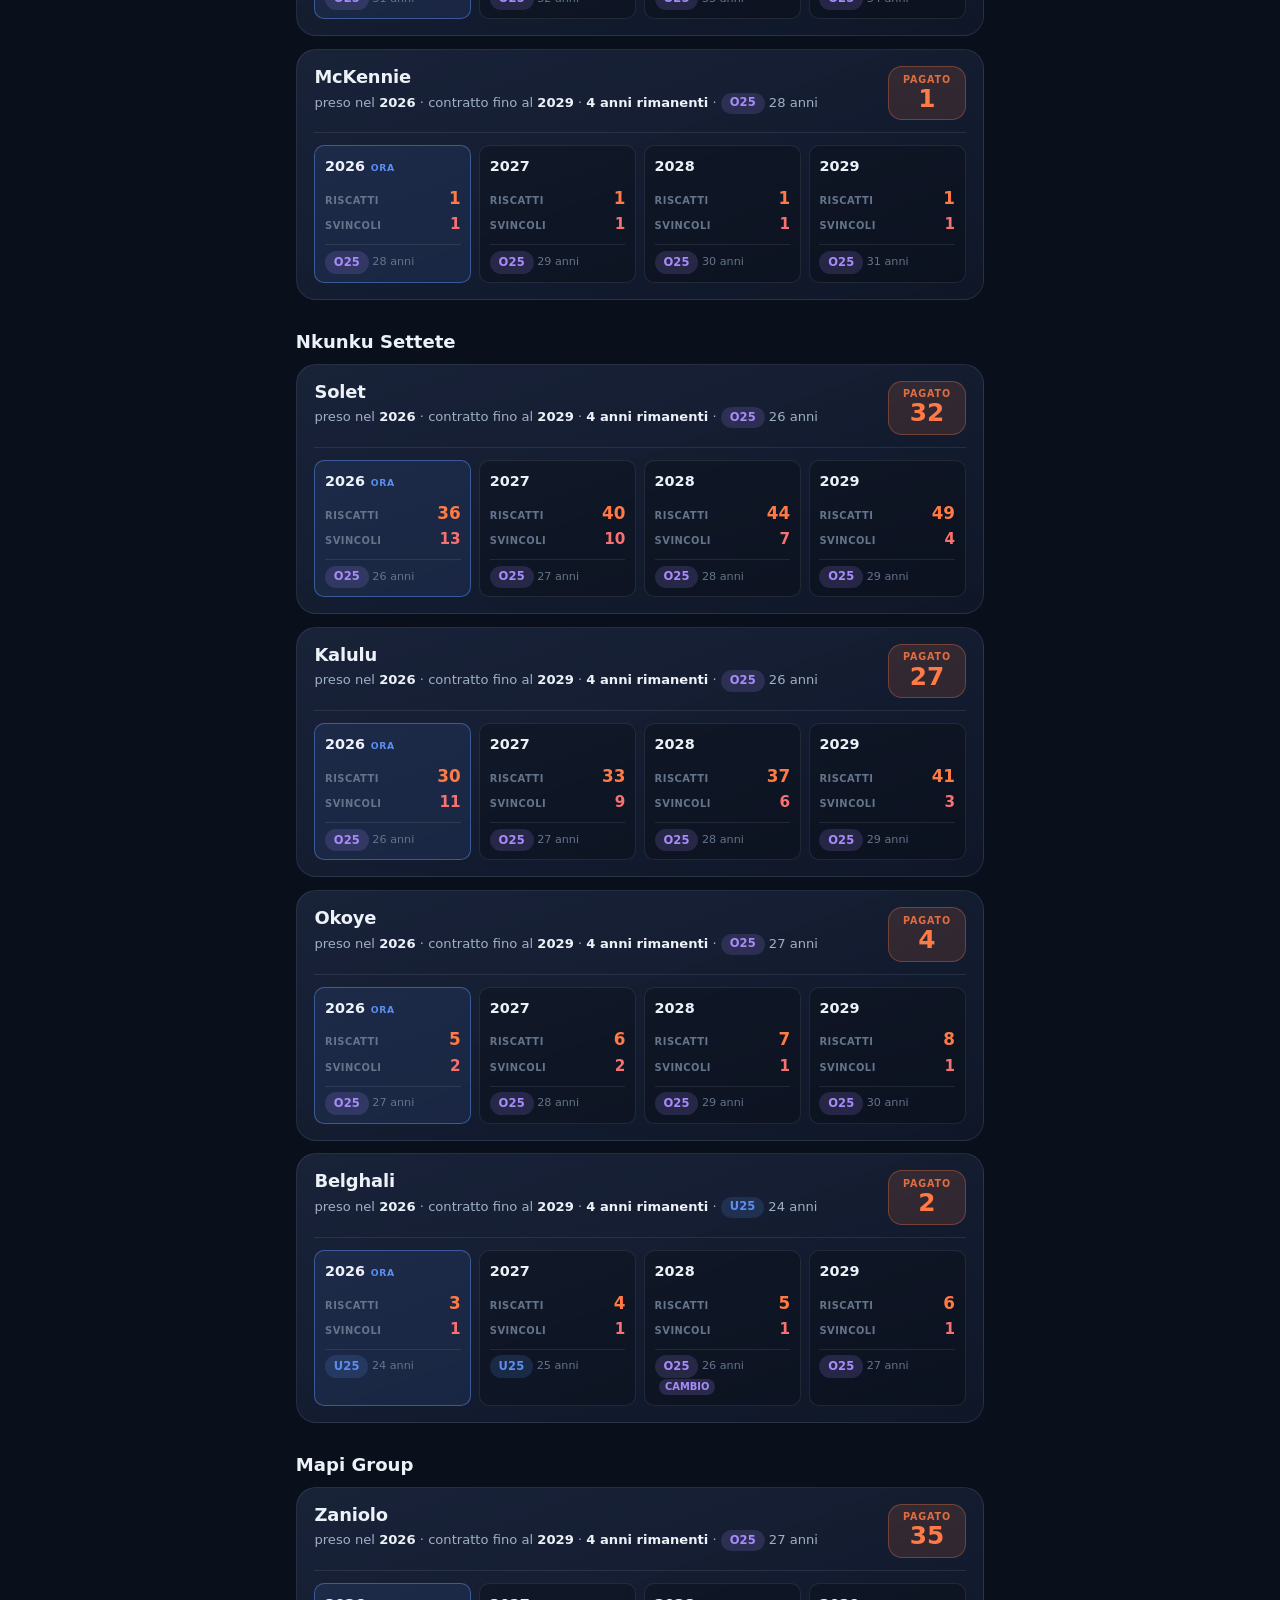
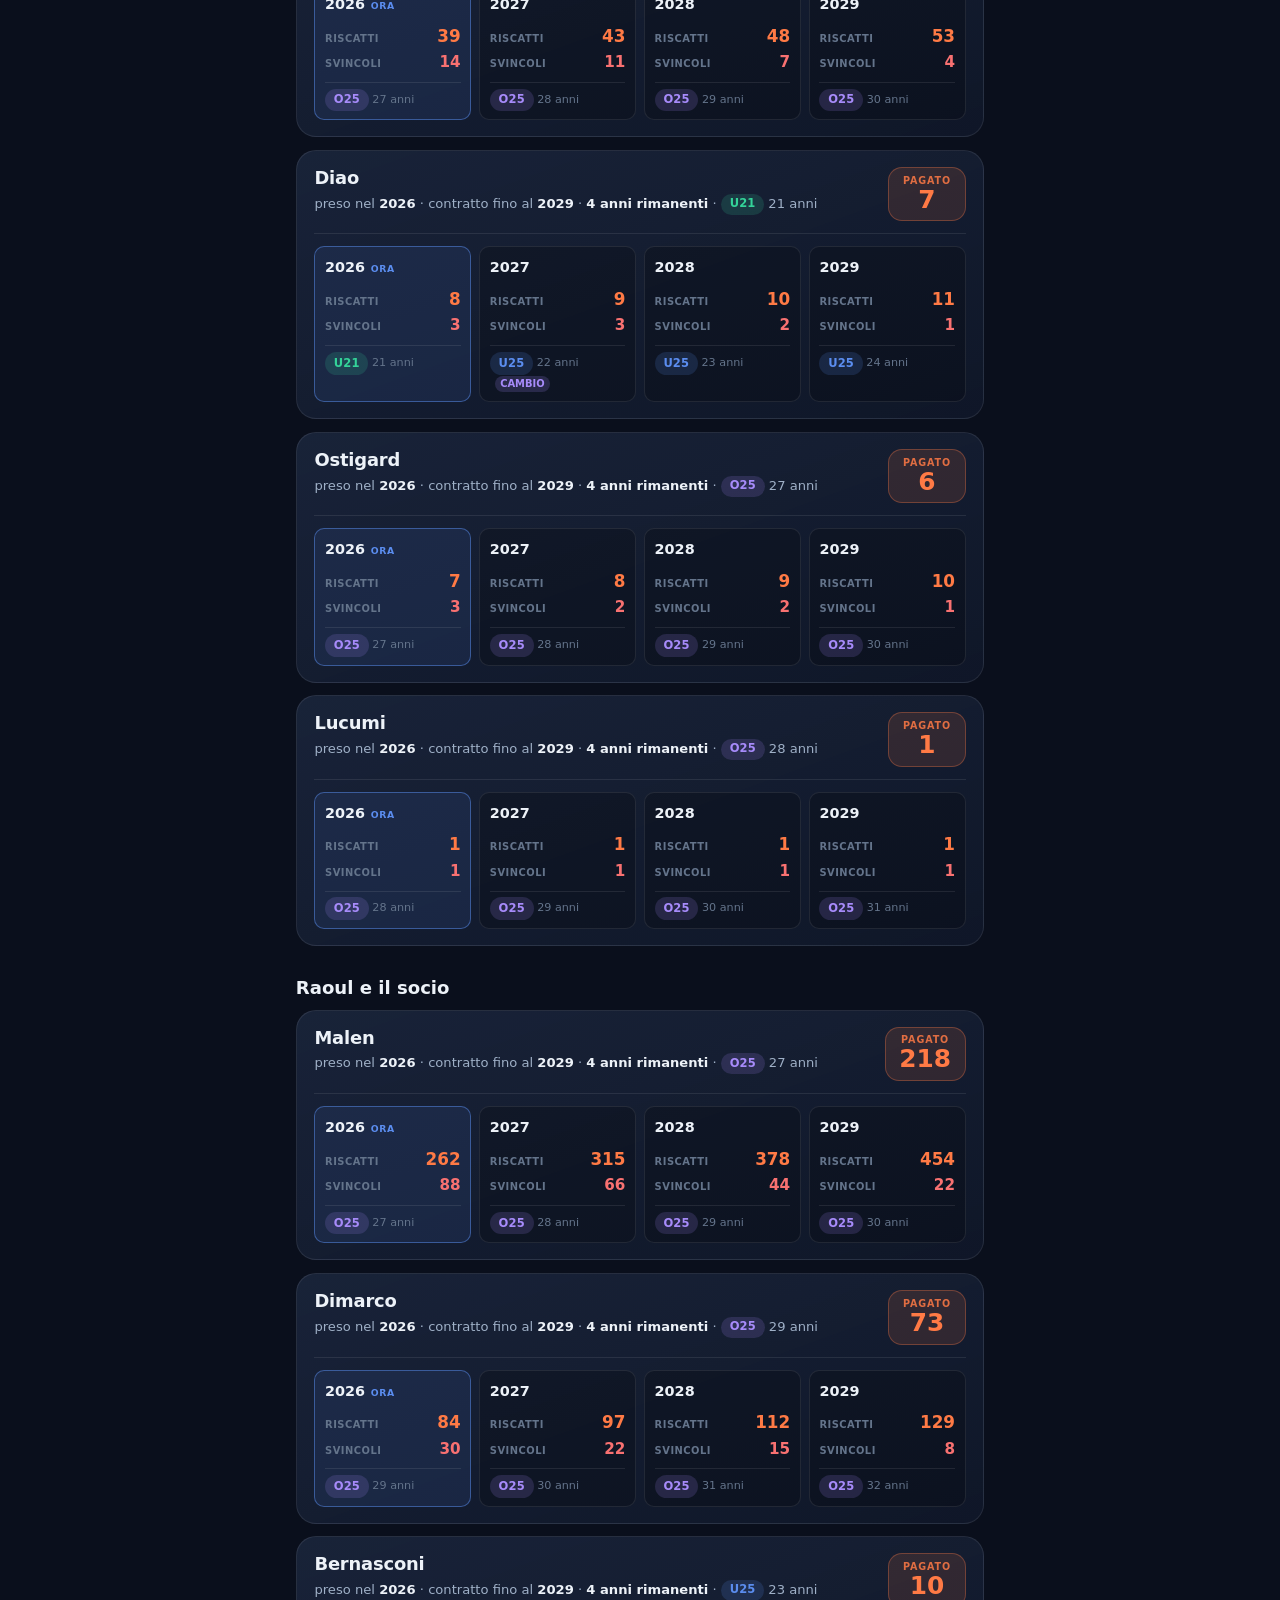
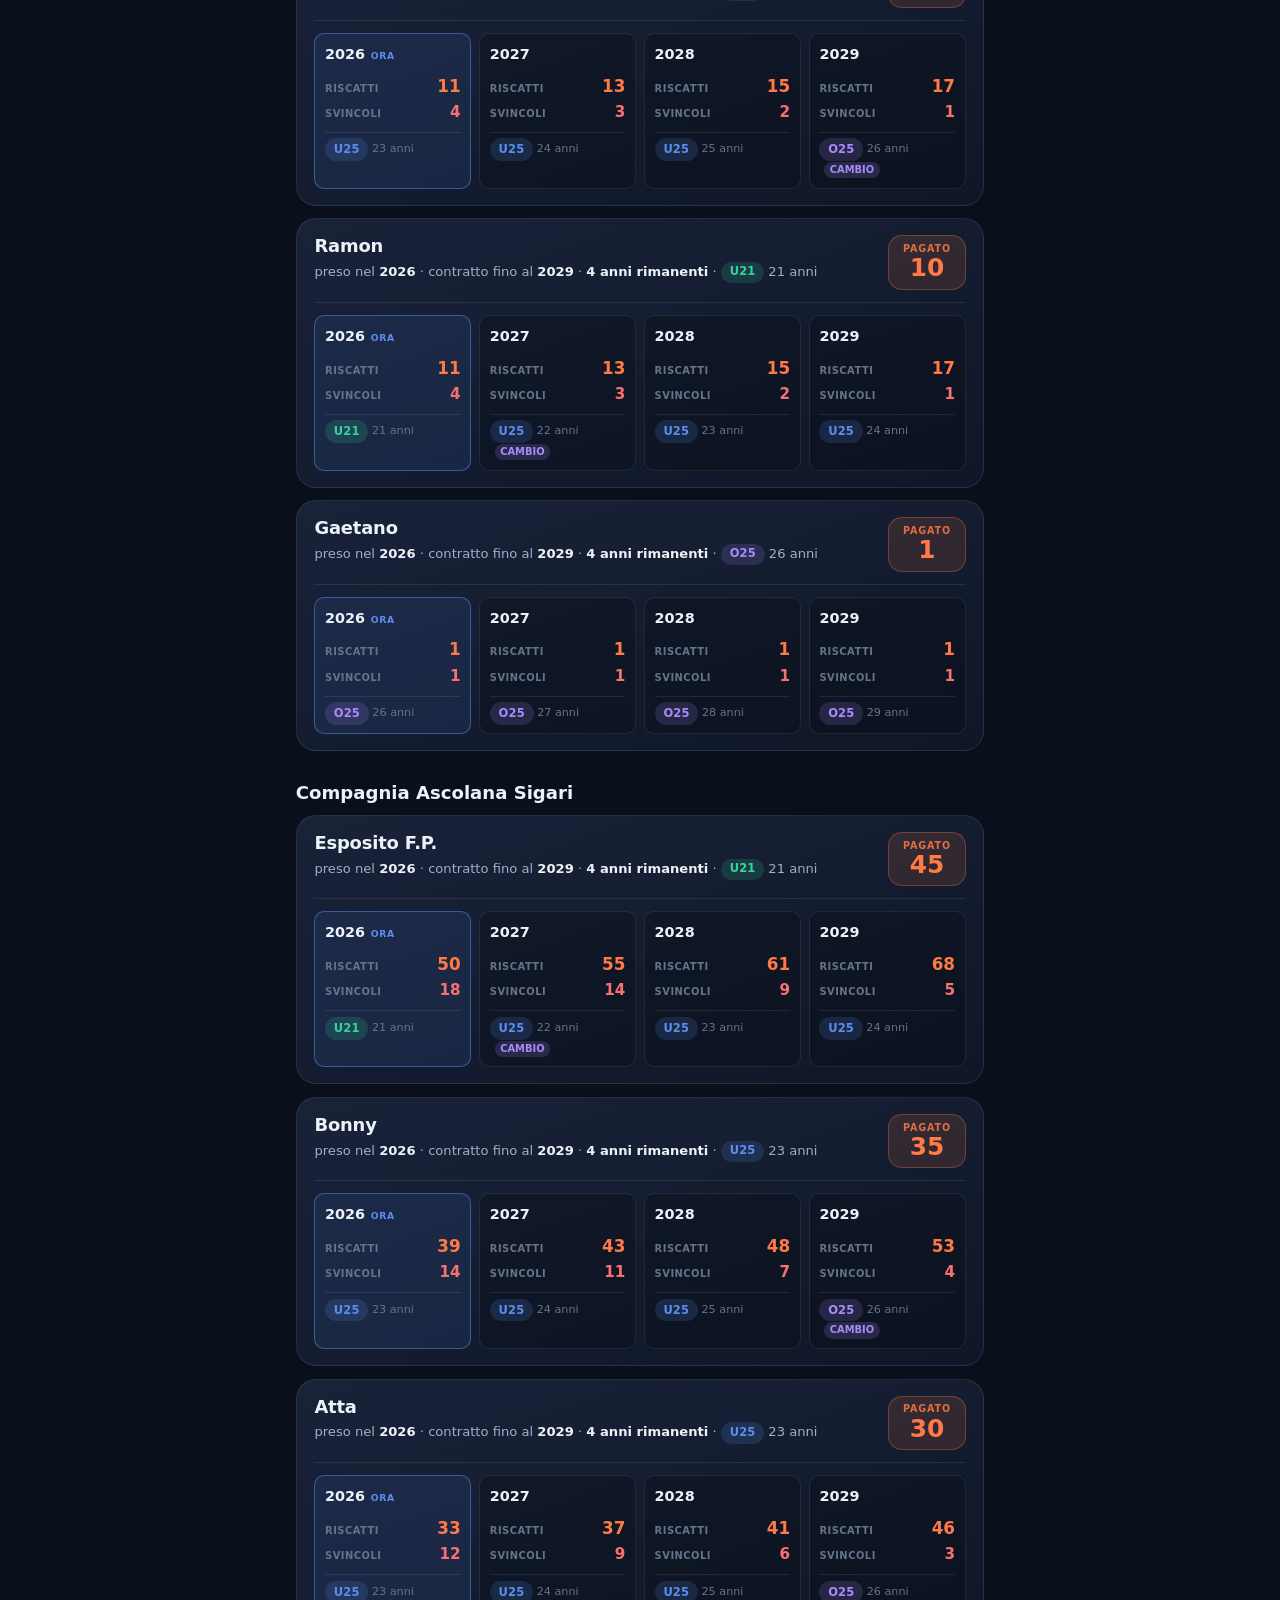
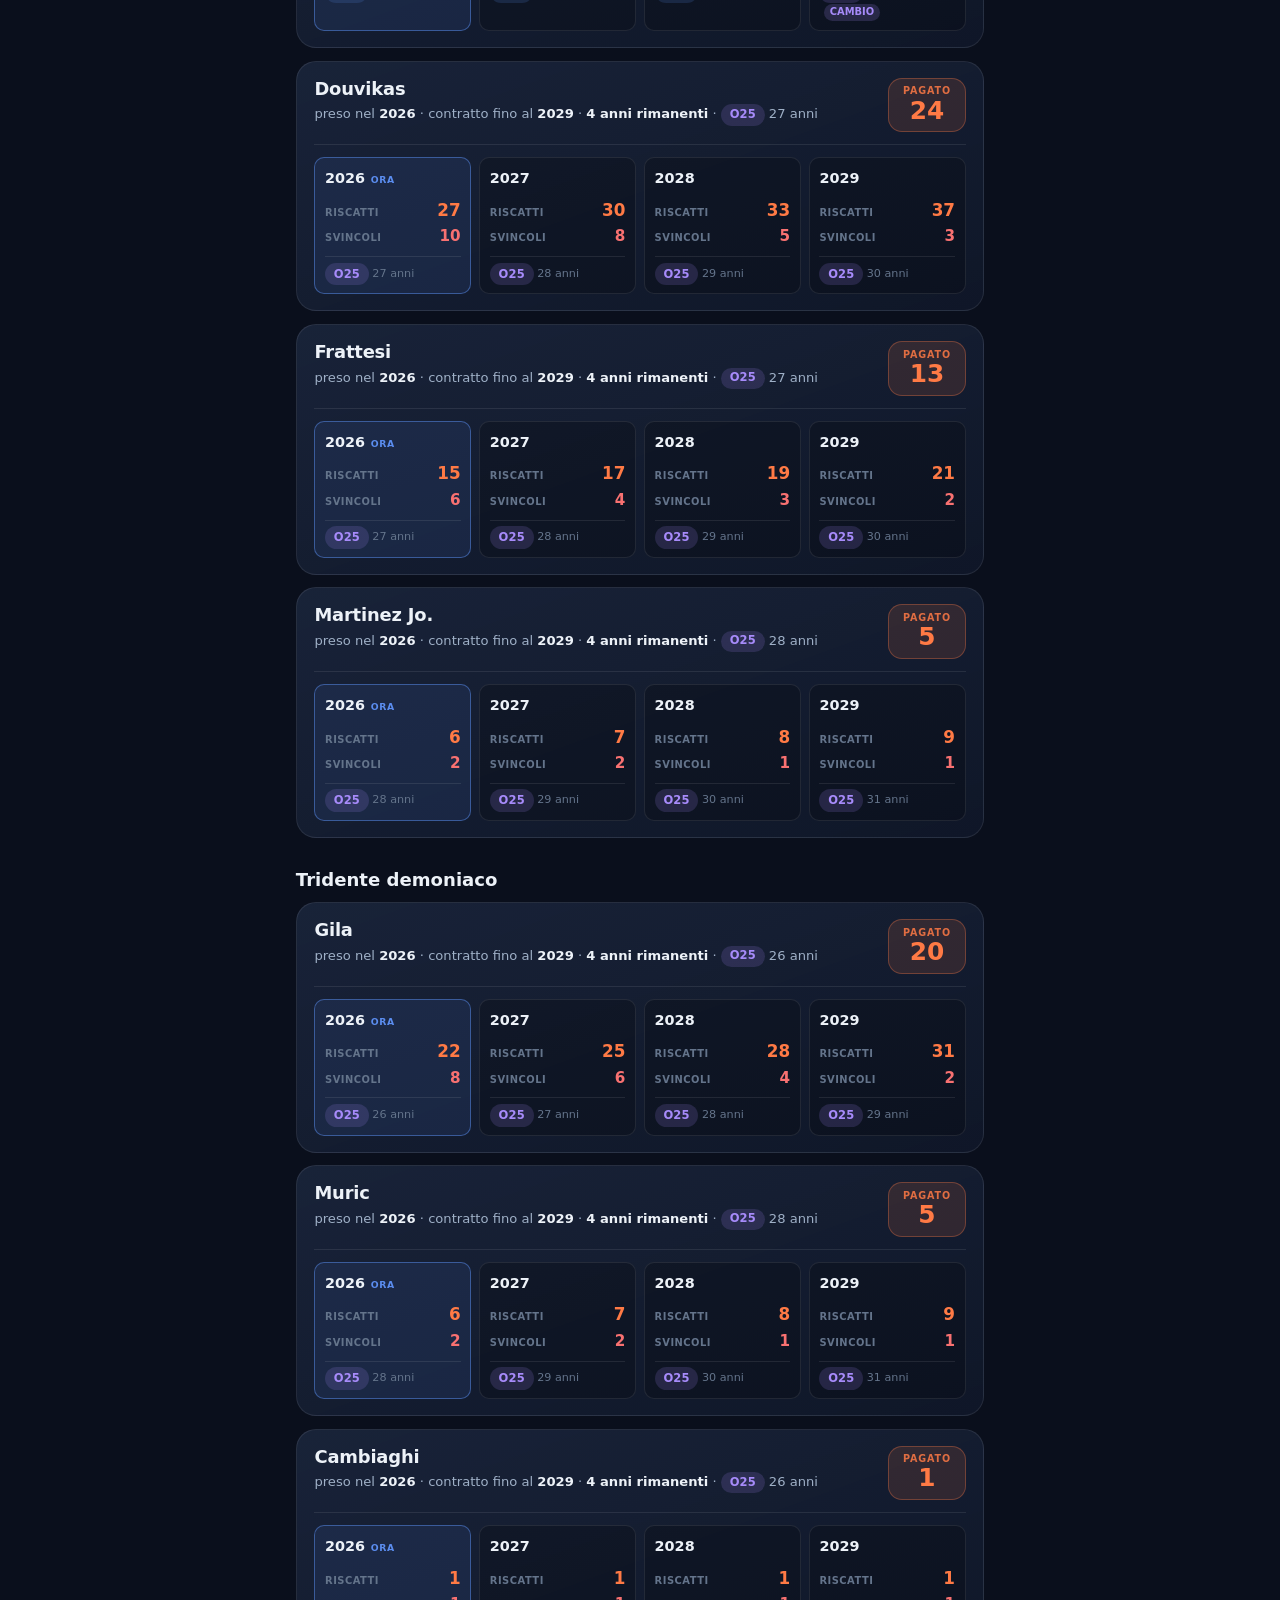
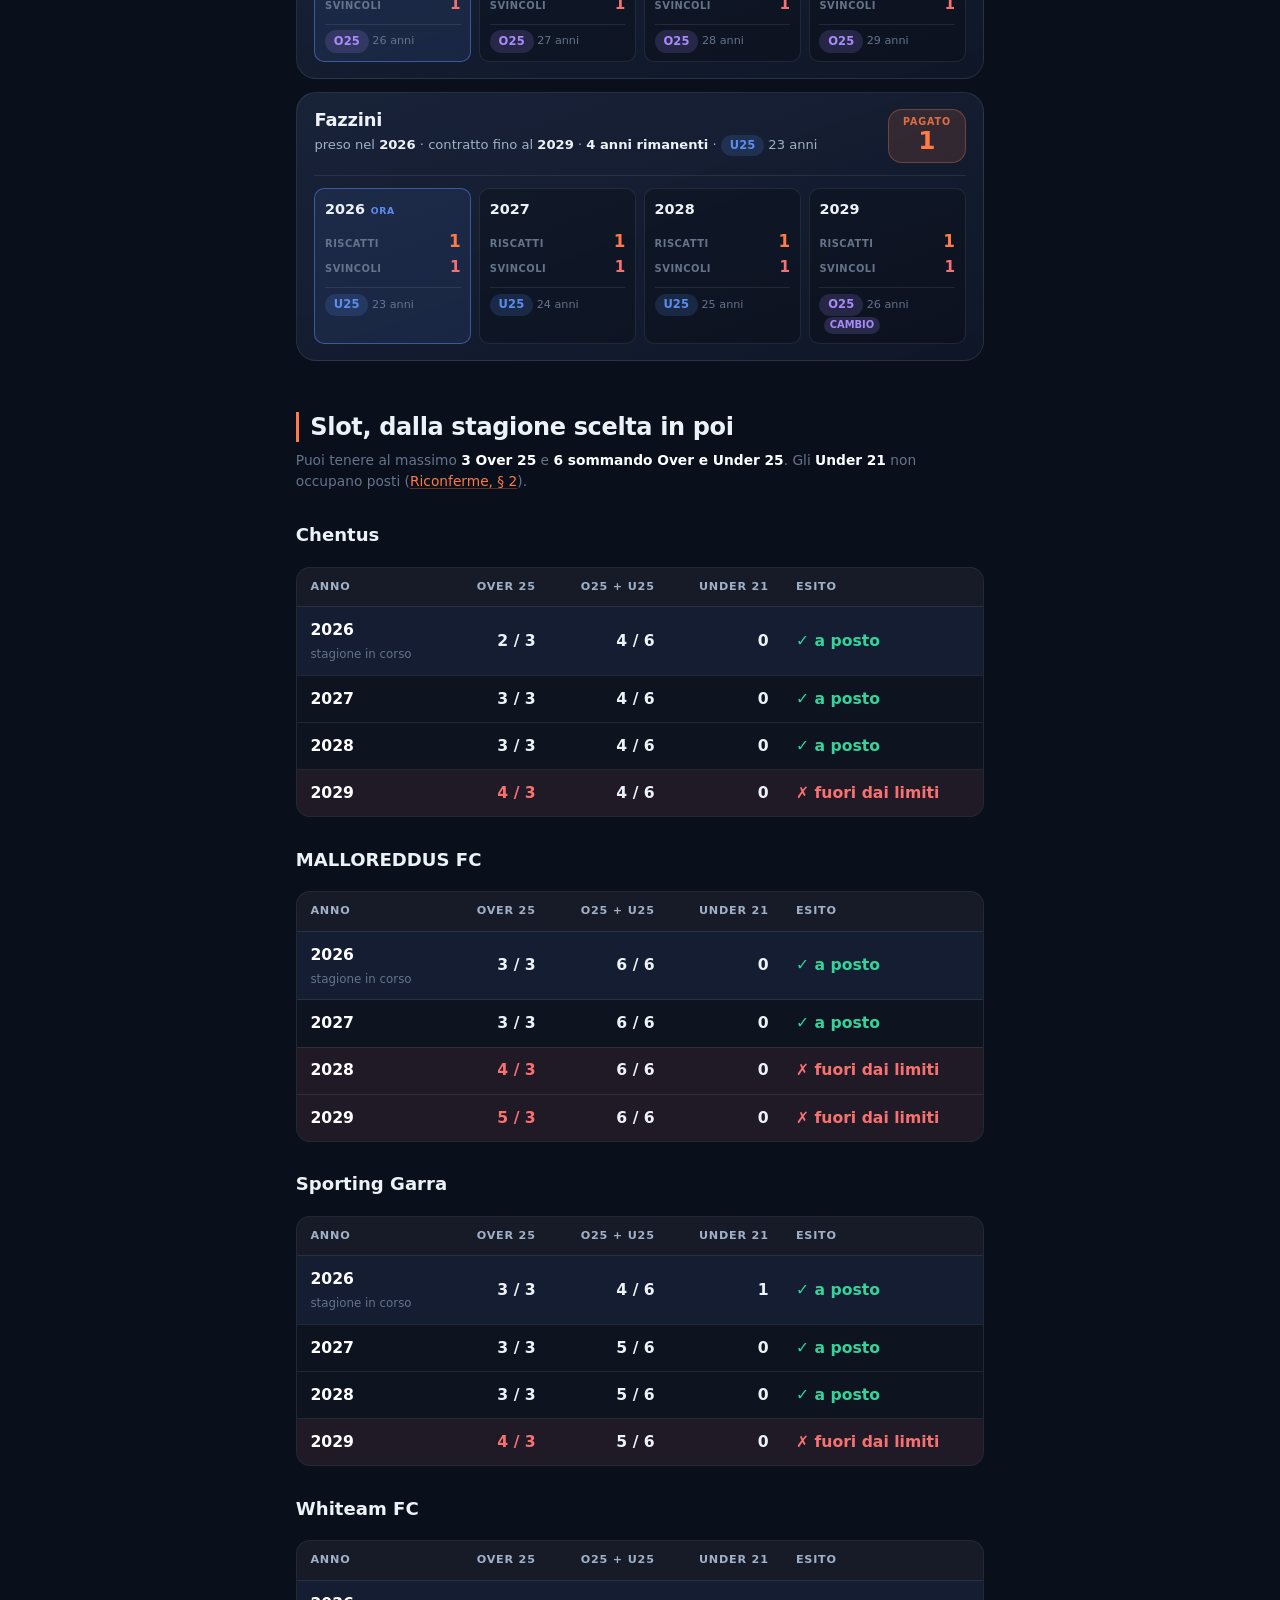
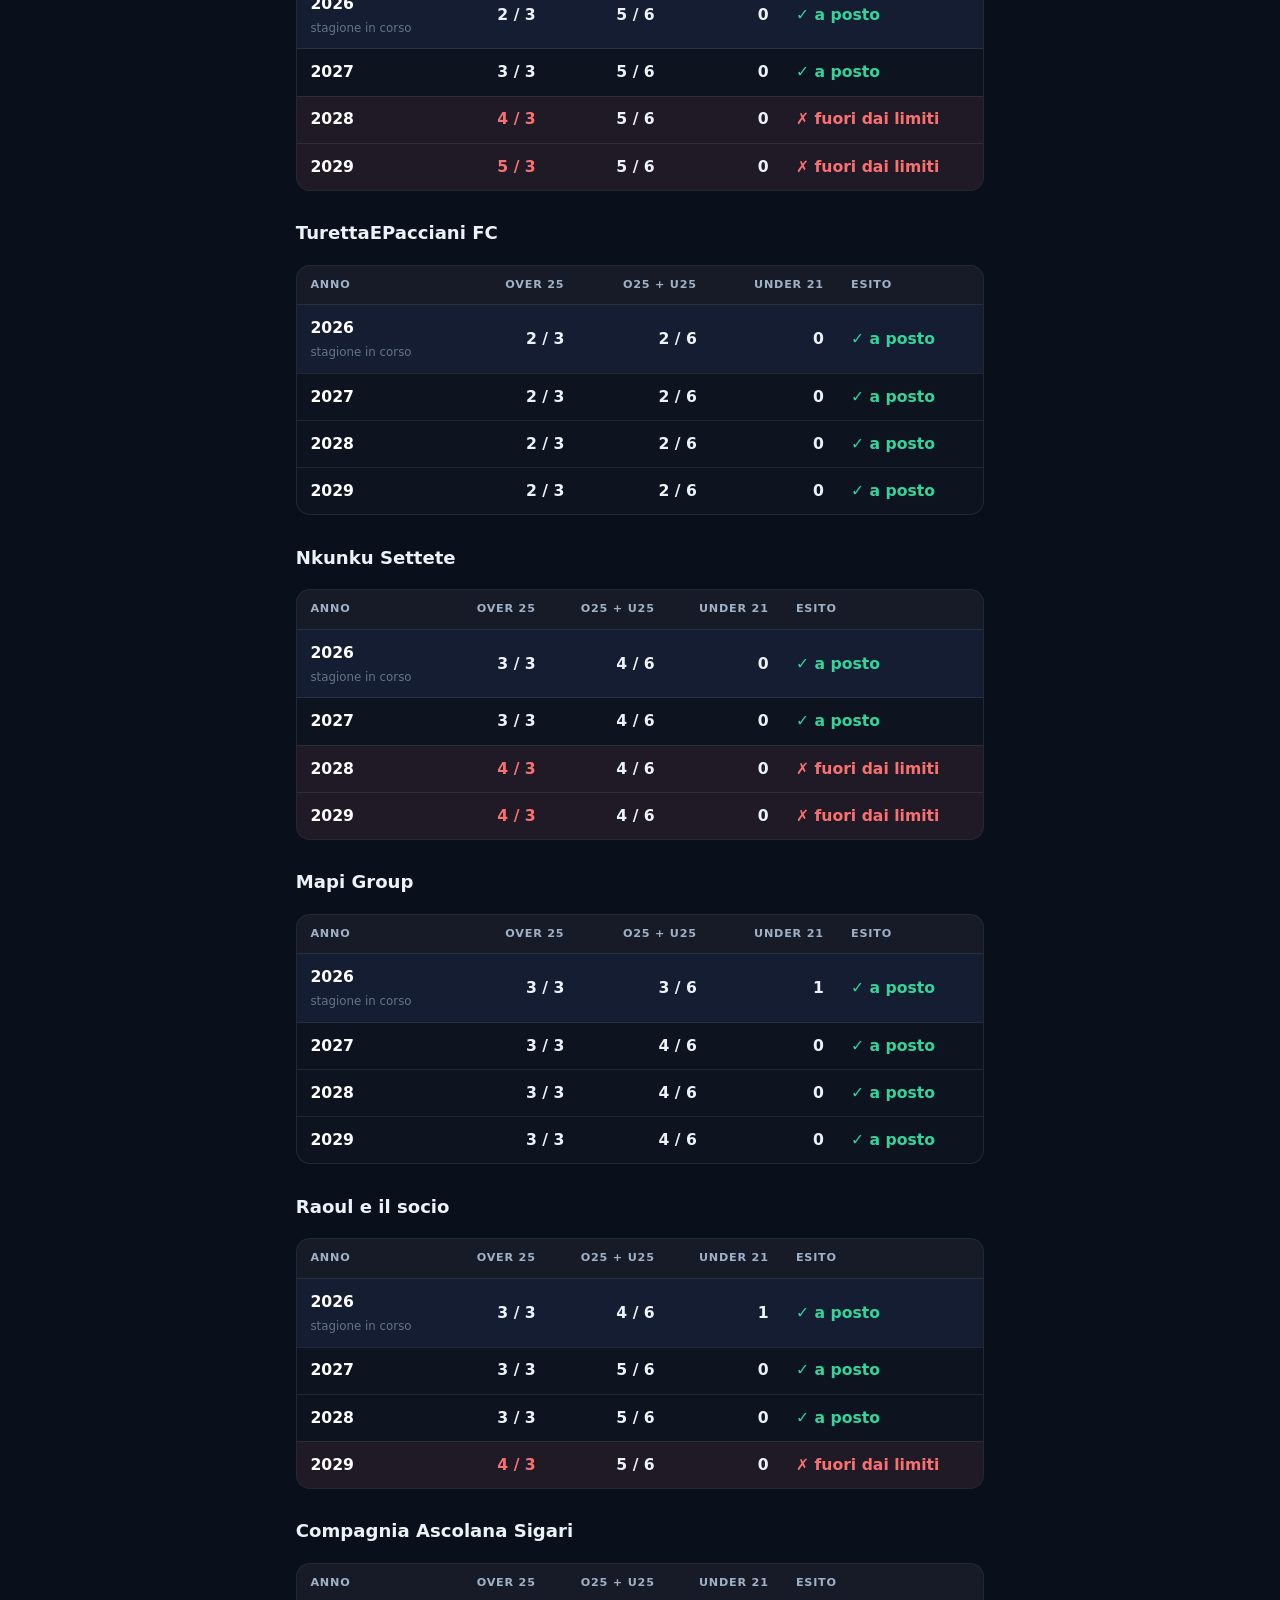
<file: contratti.html>
<!DOCTYPE html>
<html lang="it">
<head>
<meta charset="utf-8">
<meta name="viewport" content="width=device-width, initial-scale=1">
<title>Fanta Breccia — Contratti</title>
<meta name="description" content="I giocatori sotto contratto e quanto costa, anno per anno, riscattarli oppure svincolarli.">
<link rel="stylesheet" href="css/style.css">
</head>
<body>

<nav class="nav">
  <div class="nav-inner">
    <a class="nav-brand" href="index.html">Fanta Breccia</a>
    <div class="nav-links">
      <a class="nav-link" href="index.html">Riconferme</a>
      <a class="nav-link" href="simulatore.html">Simulatore</a>
      <a class="nav-link" href="regolamento.html">Regolamento</a>
      <a class="nav-link" href="stagioni.html">Stagioni</a>
      <a class="nav-link active" href="contratti.html">Contratti</a>
    </div>
  </div>
</nav>

<main>

  <header class="hero">
    <h1>Contratti</h1>
    <p>Chi hai sotto contratto e quanto ti costa, anno per anno, tenerlo oppure lasciarlo andare.</p>
  </header>

  <div class="filtri">
    <div class="filtro filtro-largo">
      <label class="sim-label" for="squadra-select">Squadra</label>
      <select id="squadra-select" class="select"></select>
    </div>
    <div class="filtro">
      <label class="sim-label" for="anno-select">Dalla stagione</label>
      <select id="anno-select" class="select"></select>
      <p class="filtro-nota">Le stagioni precedenti non vengono mostrate</p>
    </div>
  </div>

  <p class="errore-input" id="errore" hidden></p>

  <!-- 1. I giocatori, uno per scheda: è la cosa che si viene a cercare -->
  <section id="sezione-giocatori">
    <h2>I tuoi giocatori</h2>
    <p class="nota-tabella">
      Per ogni anno le due alternative: <strong>riscatti</strong> è quanto paghi
      per tenerlo un altro anno, <strong>svincoli</strong> è la penale se lo
      lasci andare.
    </p>
    <div id="giocatori"></div>
  </section>

  <!-- 2. Il check anno per anno, subito sotto i giocatori -->
  <section id="sezione-riepilogo">
    <h2>Slot, dalla stagione scelta in poi</h2>
    <p class="nota-tabella">
      Puoi tenere al massimo <strong>3 Over 25</strong> e <strong>6 sommando
      Over e Under 25</strong>. Gli <strong>Under 21</strong> non occupano
      posti (<a href="index.html#categorie">Riconferme, § 2</a>).
    </p>
    <div id="riepilogo"></div>
    <div id="avvisi"></div>
  </section>

  <!-- 3. I totali -->
  <section id="sezione-totali">
    <h2>Quanto costa in tutto</h2>
    <p class="nota-tabella">
      Le due strade opposte: riscattare l'intera rosa sotto contratto, oppure
      liberarsene completamente.
    </p>
    <div id="totali"></div>
  </section>

  <!-- 4. Chi occupa quale slot -->
  <section id="sezione-slot">
    <h2>Dettaglio slot</h2>
    <p class="nota-tabella">
      Chi occupa quale categoria, anno per anno. I nomi evidenziati sono quelli
      che <strong>cambiano categoria</strong> in quell'anno: è così che una
      squadra finisce sopra il limite senza aver fatto nulla.
    </p>
    <div id="slot"></div>
  </section>

  <!-- 5. Svincoli registrati -->
  <section id="sezione-svincoli">
    <h2>Svincoli registrati</h2>
    <div id="svincoli"></div>
  </section>

</main>

<footer>
  <p>Fotografia al <span id="generato-il">—</span>, generata da <code>dati/Gestione.xlsx</code>.</p>
  <p>In caso di discordanza fa fede la pagina <a href="index.html">Riconferme</a>.</p>
</footer>

<script src="js/dati.js"></script>
<script src="js/calcoli.js"></script>
<script src="js/contratti.js"></script>
<script src="js/conta.js?v=2"></script>
<script src="js/tabelle.js"></script>
</body>
</html>
</file>
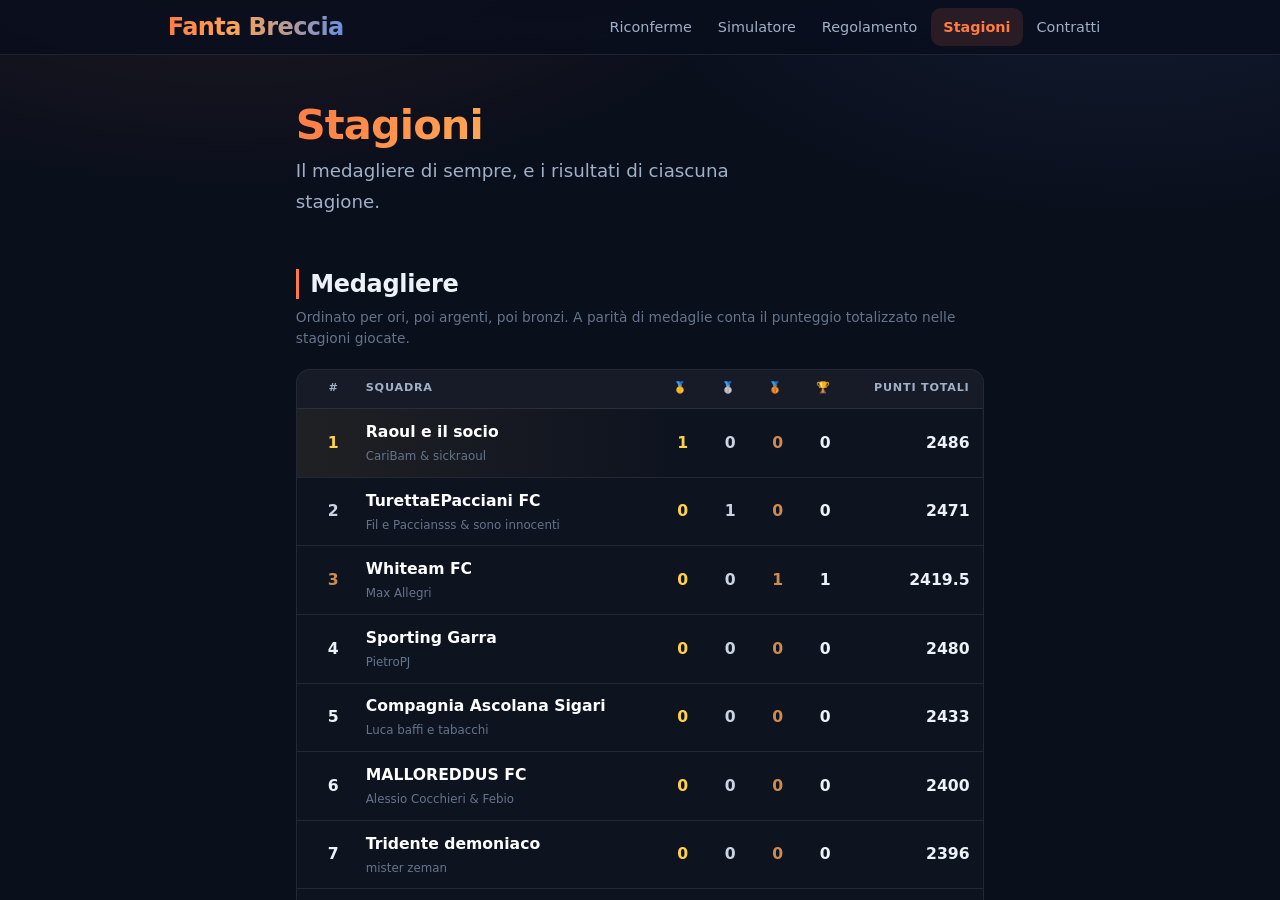
<file: lega.html>
<!DOCTYPE html>
<html lang="it">
<head>
<meta charset="utf-8">
<meta name="viewport" content="width=device-width, initial-scale=1">
<title>Fanta Breccia — la pagina si è spostata</title>
<!-- La pagina "La lega" è diventata "Stagioni". Questo file resta solo per
     non rompere i link già condivisi in chat. -->
<meta http-equiv="refresh" content="0; url=stagioni.html">
<link rel="canonical" href="stagioni.html">
<link rel="stylesheet" href="css/style.css">
</head>
<body>
<main>
  <header class="hero">
    <h1>La pagina si è spostata</h1>
    <p>«La lega» adesso si chiama <a href="stagioni.html"><strong>Stagioni</strong></a>.</p>
  </header>
  <p>Se il browser non ti porta lì da solo, <a href="stagioni.html">clicca qui</a>.</p>
</main>
</body>
</html>
</file>
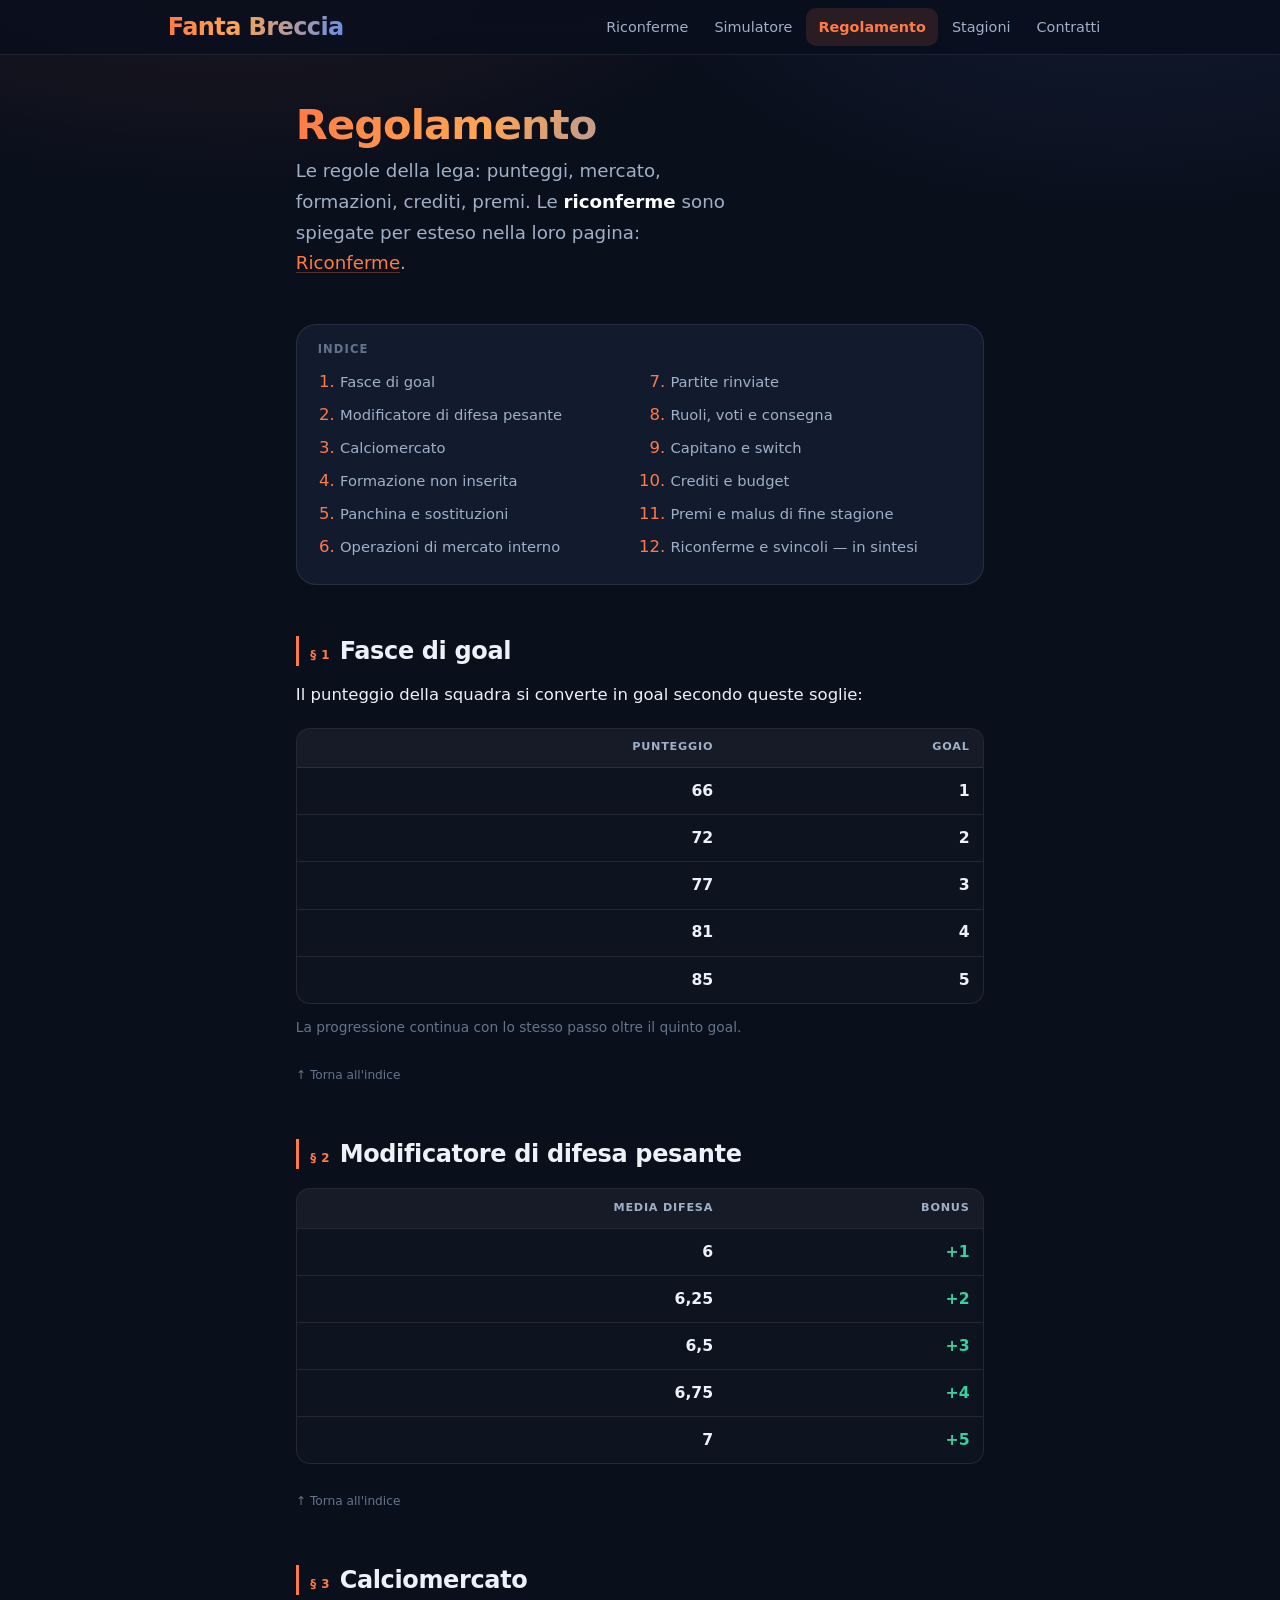
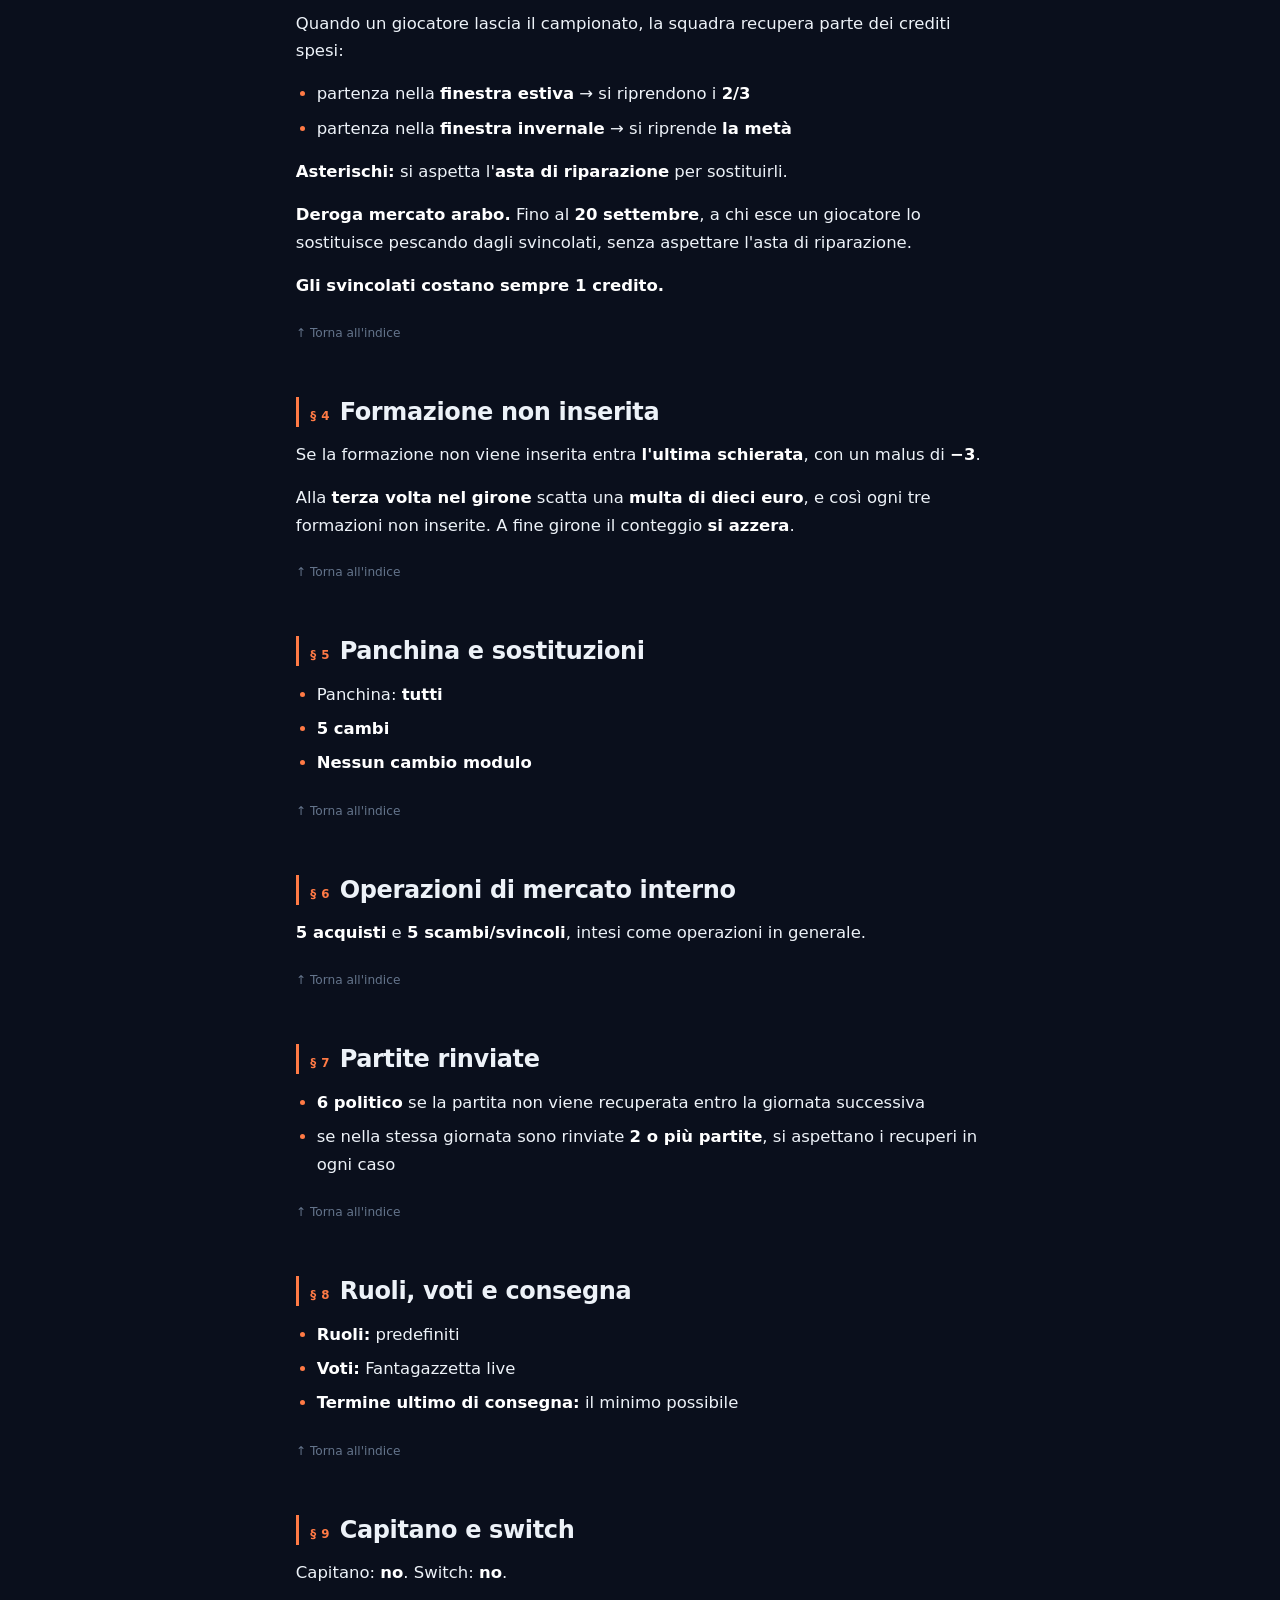
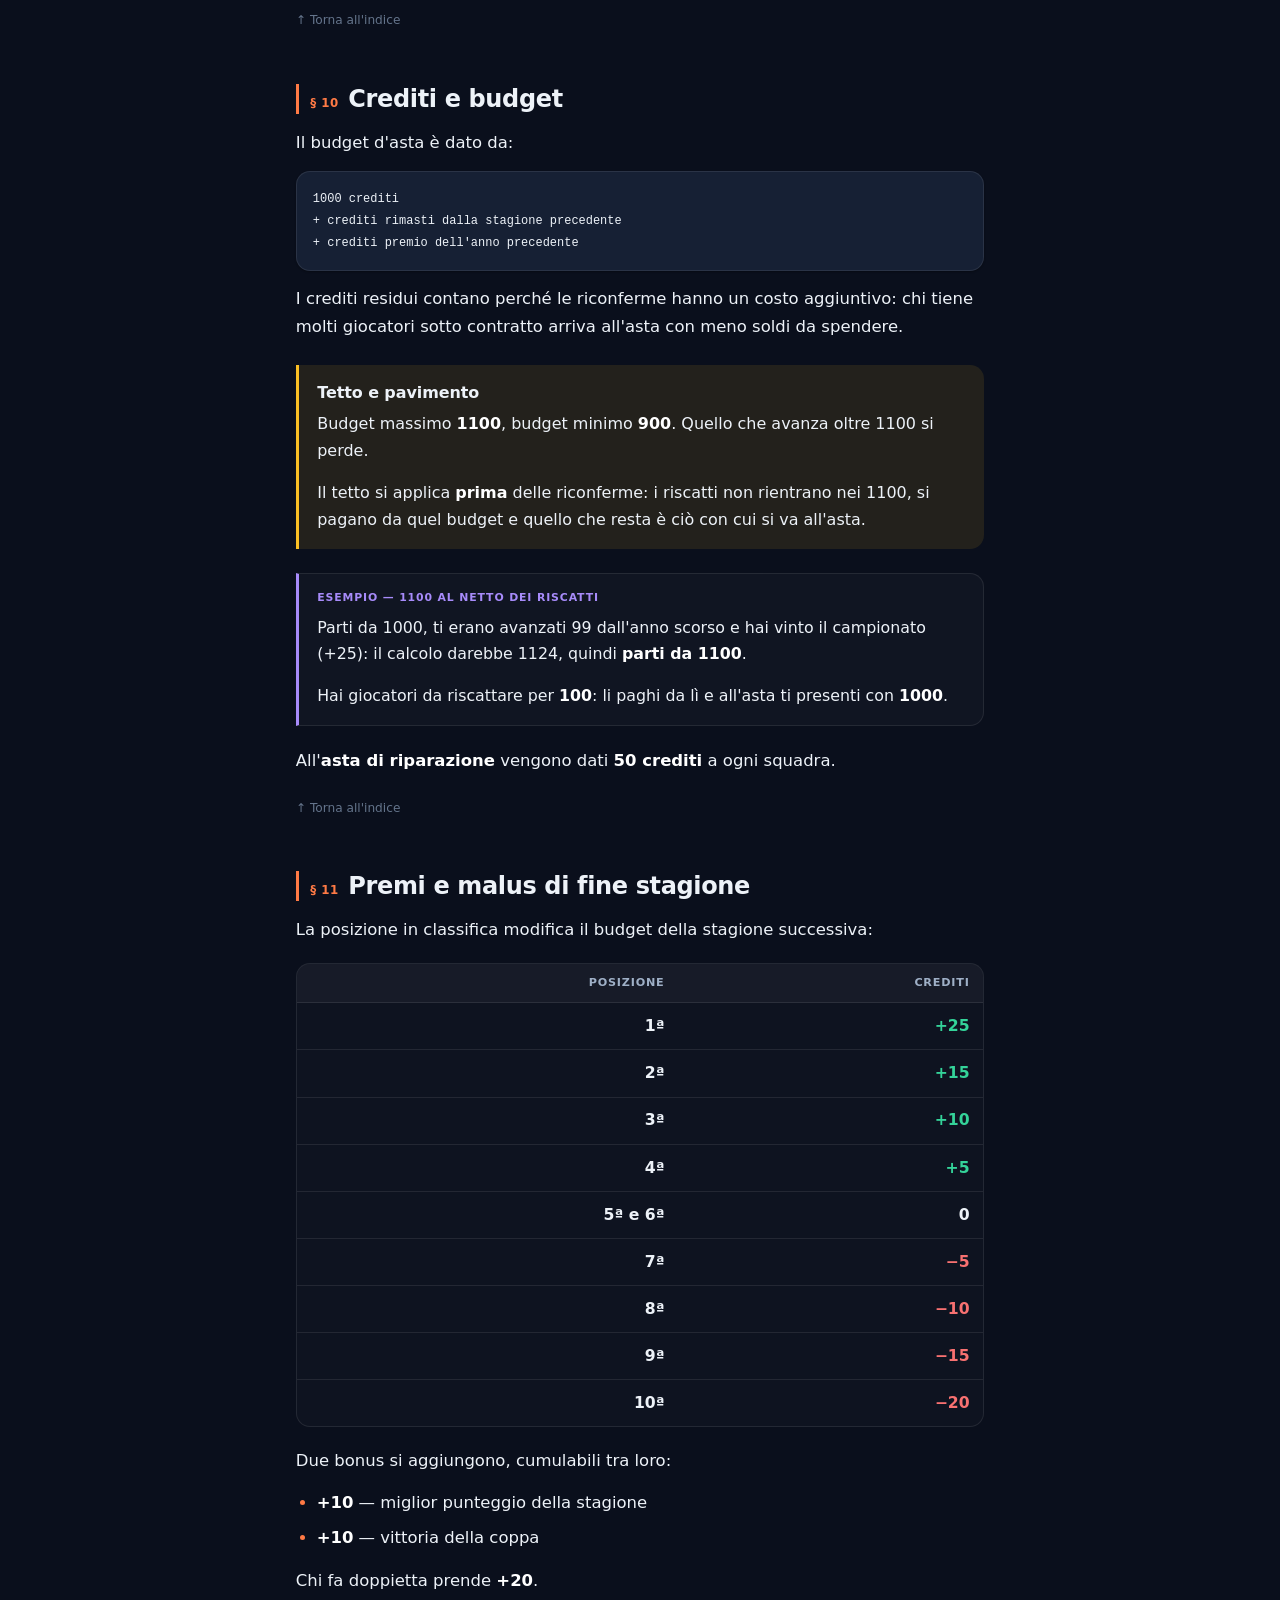
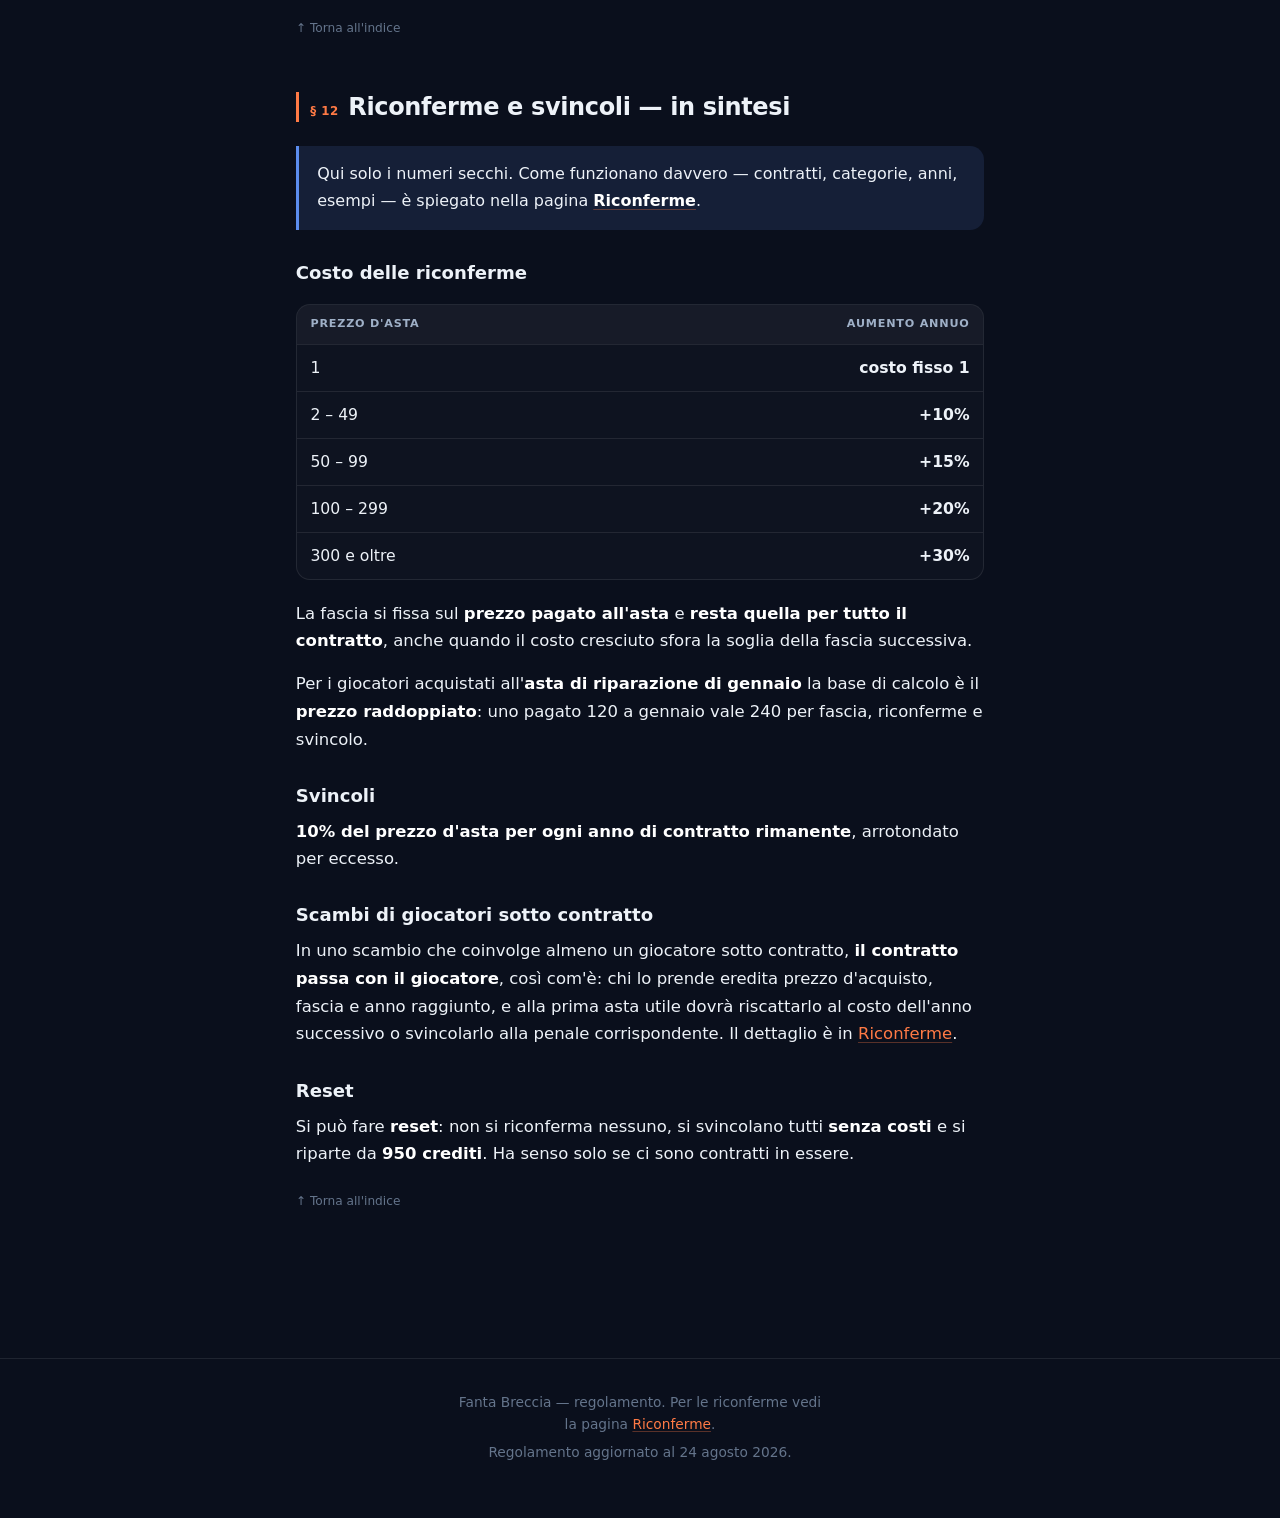
<file: regolamento.html>
<!DOCTYPE html>
<html lang="it">
<head>
<meta charset="utf-8">
<meta name="viewport" content="width=device-width, initial-scale=1">
<title>Fanta Breccia — Regolamento</title>
<meta name="description" content="Il regolamento del Fanta Breccia: fasce di goal, modificatore di difesa pesante, calciomercato, formazioni e multe, crediti, premi e malus.">
<link rel="stylesheet" href="css/style.css">
</head>
<body>

<nav class="nav">
  <div class="nav-inner">
    <a class="nav-brand" href="index.html">Fanta Breccia</a>
    <div class="nav-links">
      <a class="nav-link" href="index.html">Riconferme</a>
      <a class="nav-link" href="simulatore.html">Simulatore</a>
      <a class="nav-link active" href="regolamento.html">Regolamento</a>
      <a class="nav-link" href="stagioni.html">Stagioni</a>
      <a class="nav-link" href="contratti.html">Contratti</a>
    </div>
  </div>
</nav>

<main id="top">

  <header class="hero">
    <h1>Regolamento</h1>
    <p>Le regole della lega: punteggi, mercato, formazioni, crediti, premi. Le <strong>riconferme</strong> sono spiegate per esteso nella loro pagina: <a href="index.html">Riconferme</a>.</p>
  </header>

  <nav class="toc">
    <h2>Indice</h2>
    <ol>
      <li><a href="#s1">Fasce di goal</a></li>
      <li><a href="#s2">Modificatore di difesa pesante</a></li>
      <li><a href="#s3">Calciomercato</a></li>
      <li><a href="#s4">Formazione non inserita</a></li>
      <li><a href="#s5">Panchina e sostituzioni</a></li>
      <li><a href="#s6">Operazioni di mercato interno</a></li>
      <li><a href="#s7">Partite rinviate</a></li>
      <li><a href="#s8">Ruoli, voti e consegna</a></li>
      <li><a href="#s9">Capitano e switch</a></li>
      <li><a href="#s10">Crediti e budget</a></li>
      <li><a href="#s11">Premi e malus di fine stagione</a></li>
      <li><a href="#s12">Riconferme e svincoli — in sintesi</a></li>
    </ol>
  </nav>


  <section class="sezione" id="s1">
    <h2><span class="num">§ 1</span> Fasce di goal</h2>
    <p>Il punteggio della squadra si converte in goal secondo queste soglie:</p>
    <div class="table-wrap">
      <table>
        <thead><tr><th class="num">Punteggio</th><th class="num">Goal</th></tr></thead>
        <tbody>
          <tr><td class="num">66</td><td class="num">1</td></tr>
          <tr><td class="num">72</td><td class="num">2</td></tr>
          <tr><td class="num">77</td><td class="num">3</td></tr>
          <tr><td class="num">81</td><td class="num">4</td></tr>
          <tr><td class="num">85</td><td class="num">5</td></tr>
        </tbody>
      </table>
    </div>
    <p class="nota-tabella">La progressione continua con lo stesso passo oltre il quinto goal.</p>
    <a class="back-top" href="#top">↑ Torna all'indice</a>
  </section>

  <section class="sezione" id="s2">
    <h2><span class="num">§ 2</span> Modificatore di difesa pesante</h2>
    <div class="table-wrap">
      <table>
        <thead><tr><th class="num">Media difesa</th><th class="num">Bonus</th></tr></thead>
        <tbody>
          <tr><td class="num">6</td><td class="num pos">+1</td></tr>
          <tr><td class="num">6,25</td><td class="num pos">+2</td></tr>
          <tr><td class="num">6,5</td><td class="num pos">+3</td></tr>
          <tr><td class="num">6,75</td><td class="num pos">+4</td></tr>
          <tr><td class="num">7</td><td class="num pos">+5</td></tr>
        </tbody>
      </table>
    </div>
    <a class="back-top" href="#top">↑ Torna all'indice</a>
  </section>

  <section class="sezione" id="s3">
    <h2><span class="num">§ 3</span> Calciomercato</h2>
    <p>Quando un giocatore lascia il campionato, la squadra recupera parte dei crediti spesi:</p>
    <ul>
      <li>partenza nella <strong>finestra estiva</strong> → si riprendono i <strong>2/3</strong></li>
      <li>partenza nella <strong>finestra invernale</strong> → si riprende <strong>la metà</strong></li>
    </ul>
    <p><strong>Asterischi:</strong> si aspetta l'<strong>asta di riparazione</strong> per sostituirli.</p>
    <p><strong>Deroga mercato arabo.</strong> Fino al <strong>20 settembre</strong>, a chi esce un giocatore lo sostituisce pescando dagli svincolati, senza aspettare l'asta di riparazione.</p>
    <p><strong>Gli svincolati costano sempre 1 credito.</strong></p>
    <a class="back-top" href="#top">↑ Torna all'indice</a>
  </section>

  <section class="sezione" id="s4">
    <h2><span class="num">§ 4</span> Formazione non inserita</h2>
    <p>Se la formazione non viene inserita entra <strong>l'ultima schierata</strong>, con un malus di <strong>−3</strong>.</p>
    <p>Alla <strong>terza volta nel girone</strong> scatta una <strong>multa di dieci euro</strong>, e così ogni tre formazioni non inserite. A fine girone il conteggio <strong>si azzera</strong>.</p>
    <a class="back-top" href="#top">↑ Torna all'indice</a>
  </section>

  <section class="sezione" id="s5">
    <h2><span class="num">§ 5</span> Panchina e sostituzioni</h2>
    <ul>
      <li>Panchina: <strong>tutti</strong></li>
      <li><strong>5 cambi</strong></li>
      <li><strong>Nessun cambio modulo</strong></li>
    </ul>
    <a class="back-top" href="#top">↑ Torna all'indice</a>
  </section>

  <section class="sezione" id="s6">
    <h2><span class="num">§ 6</span> Operazioni di mercato interno</h2>
    <p><strong>5 acquisti</strong> e <strong>5 scambi/svincoli</strong>, intesi come operazioni in generale.</p>
    <a class="back-top" href="#top">↑ Torna all'indice</a>
  </section>

  <section class="sezione" id="s7">
    <h2><span class="num">§ 7</span> Partite rinviate</h2>
    <ul>
      <li><strong>6 politico</strong> se la partita non viene recuperata entro la giornata successiva</li>
      <li>se nella stessa giornata sono rinviate <strong>2 o più partite</strong>, si aspettano i recuperi in ogni caso</li>
    </ul>
    <a class="back-top" href="#top">↑ Torna all'indice</a>
  </section>

  <section class="sezione" id="s8">
    <h2><span class="num">§ 8</span> Ruoli, voti e consegna</h2>
    <ul>
      <li><strong>Ruoli:</strong> predefiniti</li>
      <li><strong>Voti:</strong> Fantagazzetta live</li>
      <li><strong>Termine ultimo di consegna:</strong> il minimo possibile</li>
    </ul>
    <a class="back-top" href="#top">↑ Torna all'indice</a>
  </section>

  <section class="sezione" id="s9">
    <h2><span class="num">§ 9</span> Capitano e switch</h2>
    <p>Capitano: <strong>no</strong>. Switch: <strong>no</strong>.</p>
    <a class="back-top" href="#top">↑ Torna all'indice</a>
  </section>

  <section class="sezione" id="s10">
    <h2><span class="num">§ 10</span> Crediti e budget</h2>
    <p>Il budget d'asta è dato da:</p>
<pre><code>1000 crediti
+ crediti rimasti dalla stagione precedente
+ crediti premio dell'anno precedente</code></pre>
    <p>I crediti residui contano perché le riconferme hanno un costo aggiuntivo: chi tiene molti giocatori sotto contratto arriva all'asta con meno soldi da spendere.</p>
    <div class="callout warn">
      <span class="callout-title">Tetto e pavimento</span>
      <p>Budget massimo <strong>1100</strong>, budget minimo <strong>900</strong>. Quello che avanza oltre 1100 si perde.</p>
      <p>Il tetto si applica <strong>prima</strong> delle riconferme: i riscatti non rientrano nei 1100, si pagano da quel budget e quello che resta è ciò con cui si va all'asta.</p>
    </div>

    <div class="esempio">
      <span class="esempio-label">Esempio — 1100 al netto dei riscatti</span>
      <p>Parti da 1000, ti erano avanzati 99 dall'anno scorso e hai vinto il campionato (+25): il calcolo darebbe 1124, quindi <strong>parti da 1100</strong>.</p>
      <p>Hai giocatori da riscattare per <strong>100</strong>: li paghi da lì e all'asta ti presenti con <strong>1000</strong>.</p>
    </div>

    <p>All'<strong>asta di riparazione</strong> vengono dati <strong>50 crediti</strong> a ogni squadra.</p>
    <a class="back-top" href="#top">↑ Torna all'indice</a>
  </section>

  <section class="sezione" id="s11">
    <h2><span class="num">§ 11</span> Premi e malus di fine stagione</h2>
    <p>La posizione in classifica modifica il budget della stagione successiva:</p>
    <div class="table-wrap">
      <table>
        <thead><tr><th class="num">Posizione</th><th class="num">Crediti</th></tr></thead>
        <tbody>
          <tr><td class="num">1ª</td><td class="num pos">+25</td></tr>
          <tr><td class="num">2ª</td><td class="num pos">+15</td></tr>
          <tr><td class="num">3ª</td><td class="num pos">+10</td></tr>
          <tr><td class="num">4ª</td><td class="num pos">+5</td></tr>
          <tr><td class="num">5ª e 6ª</td><td class="num">0</td></tr>
          <tr><td class="num">7ª</td><td class="num neg">−5</td></tr>
          <tr><td class="num">8ª</td><td class="num neg">−10</td></tr>
          <tr><td class="num">9ª</td><td class="num neg">−15</td></tr>
          <tr><td class="num">10ª</td><td class="num neg">−20</td></tr>
        </tbody>
      </table>
    </div>

    <p>Due bonus si aggiungono, cumulabili tra loro:</p>
    <ul>
      <li><strong>+10</strong> — miglior punteggio della stagione</li>
      <li><strong>+10</strong> — vittoria della coppa</li>
    </ul>
    <p>Chi fa doppietta prende <strong>+20</strong>.</p>
    <a class="back-top" href="#top">↑ Torna all'indice</a>
  </section>

  <section class="sezione" id="s12">
    <h2><span class="num">§ 12</span> Riconferme e svincoli — in sintesi</h2>

    <div class="callout info">
      <p>Qui solo i numeri secchi. Come funzionano davvero — contratti, categorie, anni, esempi — è spiegato nella pagina <a href="index.html"><strong>Riconferme</strong></a>.</p>
    </div>

    <h3>Costo delle riconferme</h3>
    <div class="table-wrap">
      <table>
        <thead><tr><th>Prezzo d'asta</th><th class="num">Aumento annuo</th></tr></thead>
        <tbody>
          <tr><td>1</td><td class="num">costo fisso 1</td></tr>
          <tr><td>2 – 49</td><td class="num">+10%</td></tr>
          <tr><td>50 – 99</td><td class="num">+15%</td></tr>
          <tr><td>100 – 299</td><td class="num">+20%</td></tr>
          <tr><td>300 e oltre</td><td class="num">+30%</td></tr>
        </tbody>
      </table>
    </div>
    <p>La fascia si fissa sul <strong>prezzo pagato all'asta</strong> e <strong>resta quella per tutto il contratto</strong>, anche quando il costo cresciuto sfora la soglia della fascia successiva.</p>
    <p>Per i giocatori acquistati all'<strong>asta di riparazione di gennaio</strong> la base di calcolo è il <strong>prezzo raddoppiato</strong>: uno pagato 120 a gennaio vale 240 per fascia, riconferme e svincolo.</p>

    <h3>Svincoli</h3>
    <p><strong>10% del prezzo d'asta per ogni anno di contratto rimanente</strong>, arrotondato per eccesso.</p>

    <h3>Scambi di giocatori sotto contratto</h3>
    <p>In uno scambio che coinvolge almeno un giocatore sotto contratto, <strong>il contratto passa con il giocatore</strong>, così com'è: chi lo prende eredita prezzo d'acquisto, fascia e anno raggiunto, e alla prima asta utile dovrà riscattarlo al costo dell'anno successivo o svincolarlo alla penale corrispondente. Il dettaglio è in <a href="index.html#scambi">Riconferme</a>.</p>

    <h3>Reset</h3>
    <p>Si può fare <strong>reset</strong>: non si riconferma nessuno, si svincolano tutti <strong>senza costi</strong> e si riparte da <strong>950 crediti</strong>. Ha senso solo se ci sono contratti in essere.</p>
    <a class="back-top" href="#top">↑ Torna all'indice</a>
  </section>

</main>

<footer>
  <p>Fanta Breccia — regolamento. Per le riconferme vedi la pagina <a href="index.html">Riconferme</a>.</p>
  <p>Regolamento aggiornato al 24 agosto 2026.</p>
</footer>

<script src="js/anni.js"></script>
<script src="js/conta.js?v=2"></script>
<script src="js/tabelle.js"></script>
</body>
</html>
</file>
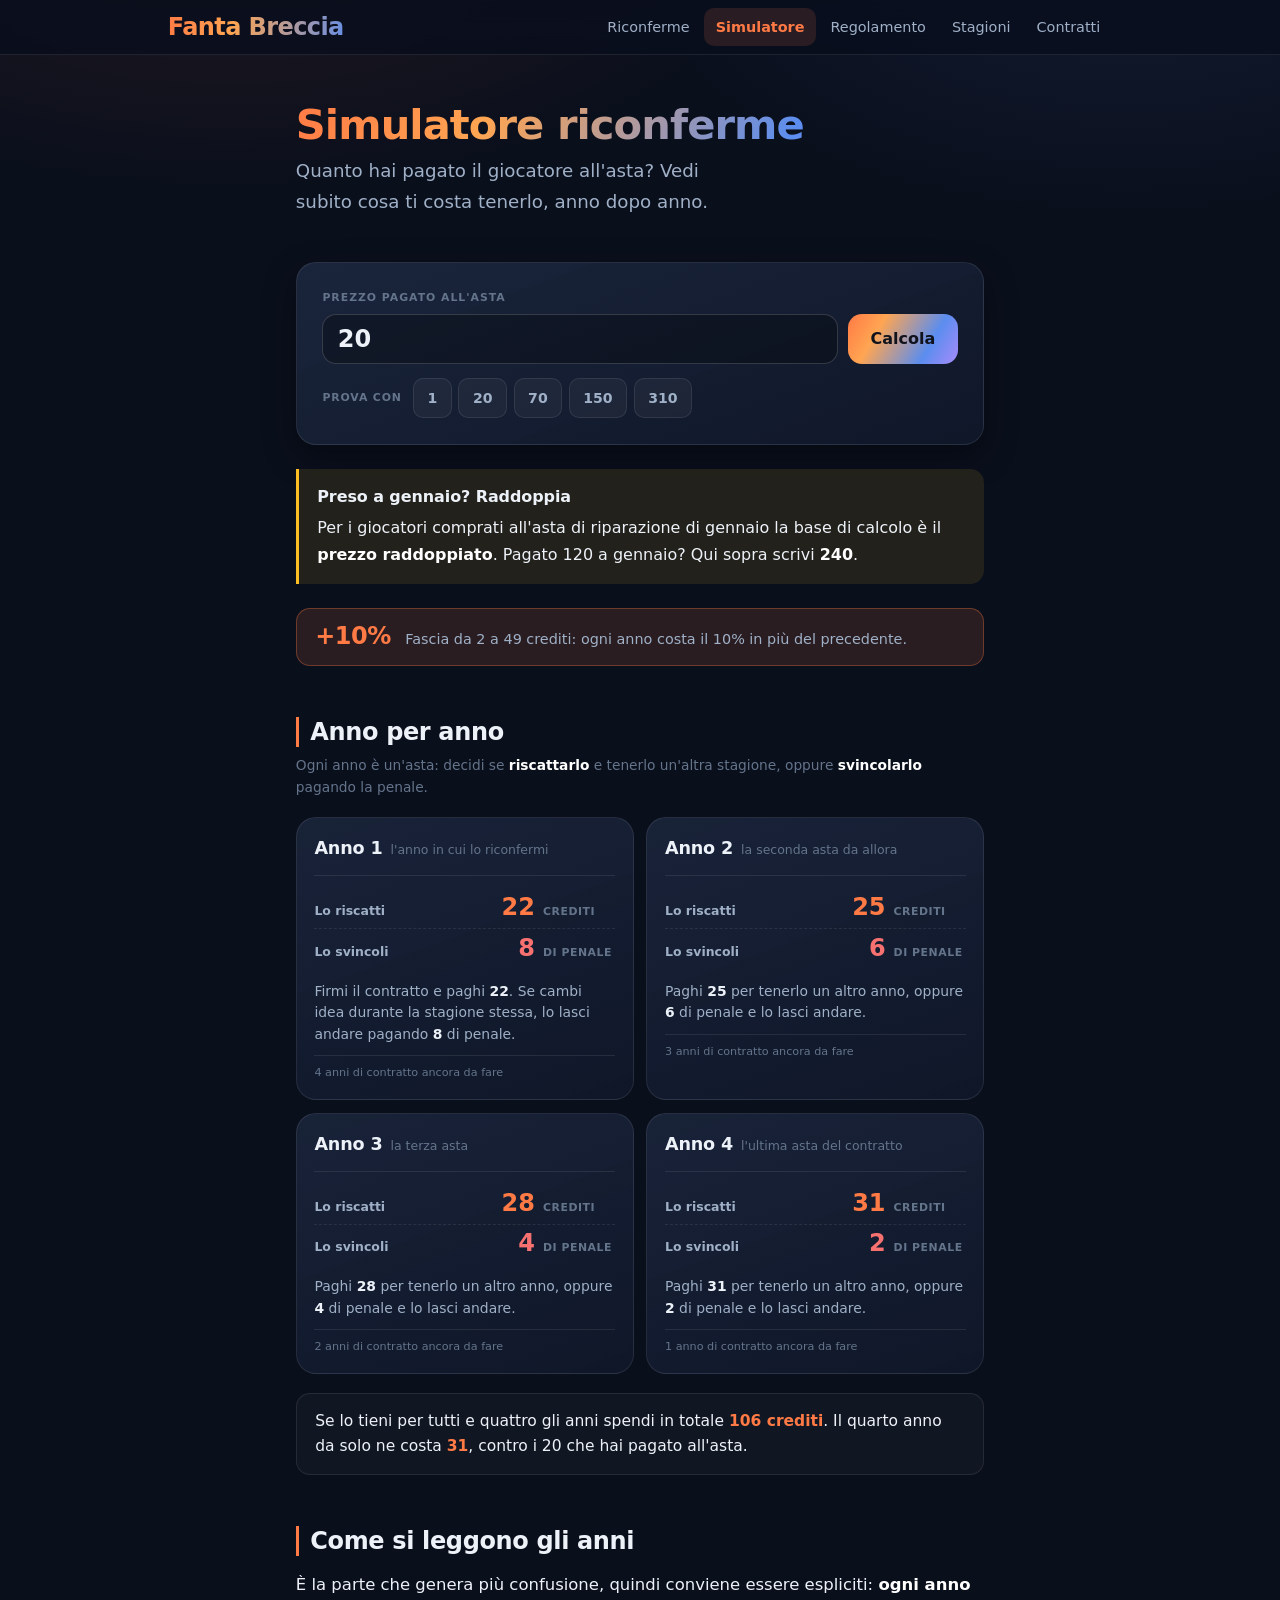
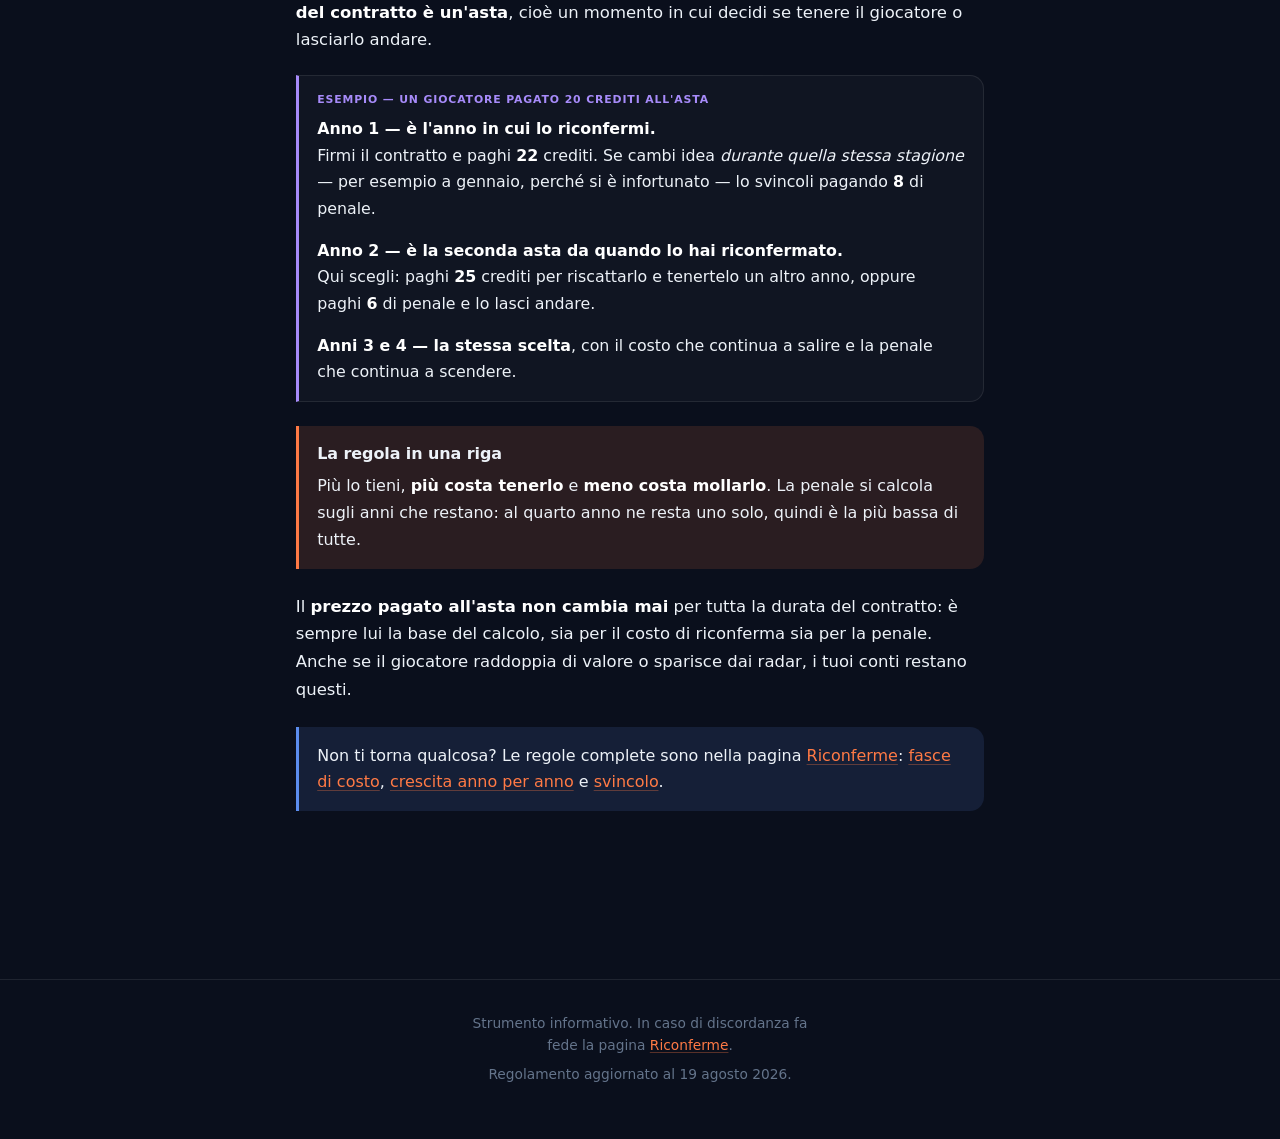
<file: simulatore.html>
<!DOCTYPE html>
<html lang="it">
<head>
<meta charset="utf-8">
<meta name="viewport" content="width=device-width, initial-scale=1">
<title>Fanta Breccia — Simulatore riconferme</title>
<meta name="description" content="Calcola quanto costa riconfermare un giocatore per ciascuno dei 4 anni di contratto, e quanto costerebbe svincolarlo.">
<link rel="stylesheet" href="css/style.css">
</head>
<body>

<nav class="nav">
  <div class="nav-inner">
    <a class="nav-brand" href="index.html">Fanta Breccia</a>
    <div class="nav-links">
      <a class="nav-link" href="index.html">Riconferme</a>
      <a class="nav-link active" href="simulatore.html">Simulatore</a>
      <a class="nav-link" href="regolamento.html">Regolamento</a>
      <a class="nav-link" href="stagioni.html">Stagioni</a>
      <a class="nav-link" href="contratti.html">Contratti</a>
    </div>
  </div>
</nav>

<main>

  <header class="hero">
    <h1>Simulatore riconferme</h1>
    <p>Quanto hai pagato il giocatore all'asta? Vedi subito cosa ti costa tenerlo, anno dopo anno.</p>
  </header>

  <form class="card sim-card" id="sim-form">
    <label class="sim-label" for="prezzo">Prezzo pagato all'asta</label>

    <div class="sim-riga">
      <input type="number" id="prezzo" value="20" min="1" step="1"
             inputmode="numeric" autocomplete="off" enterkeyhint="done">
      <button type="submit" class="btn-calcola">Calcola</button>
    </div>

    <div class="sim-preset">
      <span class="sim-preset-etichetta">Prova con</span>
      <div class="preset">
        <button type="button" data-prezzo="1">1</button>
        <button type="button" data-prezzo="20">20</button>
        <button type="button" data-prezzo="70">70</button>
        <button type="button" data-prezzo="150">150</button>
        <button type="button" data-prezzo="310">310</button>
      </div>
    </div>

    <p class="errore-input" id="errore" hidden></p>
  </form>

  <div class="callout warn">
    <span class="callout-title">Preso a gennaio? Raddoppia</span>
    <p>Per i giocatori comprati all'asta di riparazione di gennaio la base di calcolo è il <strong>prezzo raddoppiato</strong>. Pagato 120 a gennaio? Qui sopra scrivi <strong>240</strong>.</p>
  </div>

  <div id="risultati">

    <div class="fascia-box">
      <span class="fascia-valore" id="fascia-valore">+10%</span>
      <span class="fascia-desc" id="fascia-desc"></span>
    </div>

    <h2>Anno per anno</h2>
    <p class="nota-tabella">
      Ogni anno è un'asta: decidi se <strong>riscattarlo</strong> e tenerlo
      un'altra stagione, oppure <strong>svincolarlo</strong> pagando la penale.
    </p>

    <div class="anni-griglia" id="anni"></div>

    <p class="totale-riga" id="totale"></p>
  </div>

  <h2>Come si leggono gli anni</h2>

  <p>È la parte che genera più confusione, quindi conviene essere espliciti: <strong>ogni anno del contratto è un'asta</strong>, cioè un momento in cui decidi se tenere il giocatore o lasciarlo andare.</p>

  <div class="esempio">
    <span class="esempio-label">Esempio — un giocatore pagato 20 crediti all'asta</span>
    <p>
      <strong>Anno 1 — è l'anno in cui lo riconfermi.</strong><br>
      Firmi il contratto e paghi <strong>22</strong> crediti. Se cambi idea <em>durante quella stessa stagione</em> — per esempio a gennaio, perché si è infortunato — lo svincoli pagando <strong>8</strong> di penale.
    </p>
    <p>
      <strong>Anno 2 — è la seconda asta da quando lo hai riconfermato.</strong><br>
      Qui scegli: paghi <strong>25</strong> crediti per riscattarlo e tenertelo un altro anno, oppure paghi <strong>6</strong> di penale e lo lasci andare.
    </p>
    <p>
      <strong>Anni 3 e 4 — la stessa scelta</strong>, con il costo che continua a salire e la penale che continua a scendere.
    </p>
  </div>

  <div class="callout">
    <span class="callout-title">La regola in una riga</span>
    <p>Più lo tieni, <strong>più costa tenerlo</strong> e <strong>meno costa mollarlo</strong>. La penale si calcola sugli anni che restano: al quarto anno ne resta uno solo, quindi è la più bassa di tutte.</p>
  </div>

  <p>Il <strong>prezzo pagato all'asta non cambia mai</strong> per tutta la durata del contratto: è sempre lui la base del calcolo, sia per il costo di riconferma sia per la penale. Anche se il giocatore raddoppia di valore o sparisce dai radar, i tuoi conti restano questi.</p>

  <div class="callout info">
    <p>Non ti torna qualcosa? Le regole complete sono nella pagina <a href="index.html">Riconferme</a>: <a href="index.html#fasce">fasce di costo</a>, <a href="index.html#crescita">crescita anno per anno</a> e <a href="index.html#svincolo">svincolo</a>.</p>
  </div>

</main>

<footer>
  <p>Strumento informativo. In caso di discordanza fa fede la pagina <a href="index.html">Riconferme</a>.</p>
  <p>Regolamento aggiornato al 19 agosto 2026.</p>
</footer>

<script src="js/calcoli.js"></script>
<script src="js/simulatore.js"></script>
<script src="js/conta.js?v=2"></script>
<script src="js/tabelle.js"></script>
</body>
</html>
</file>
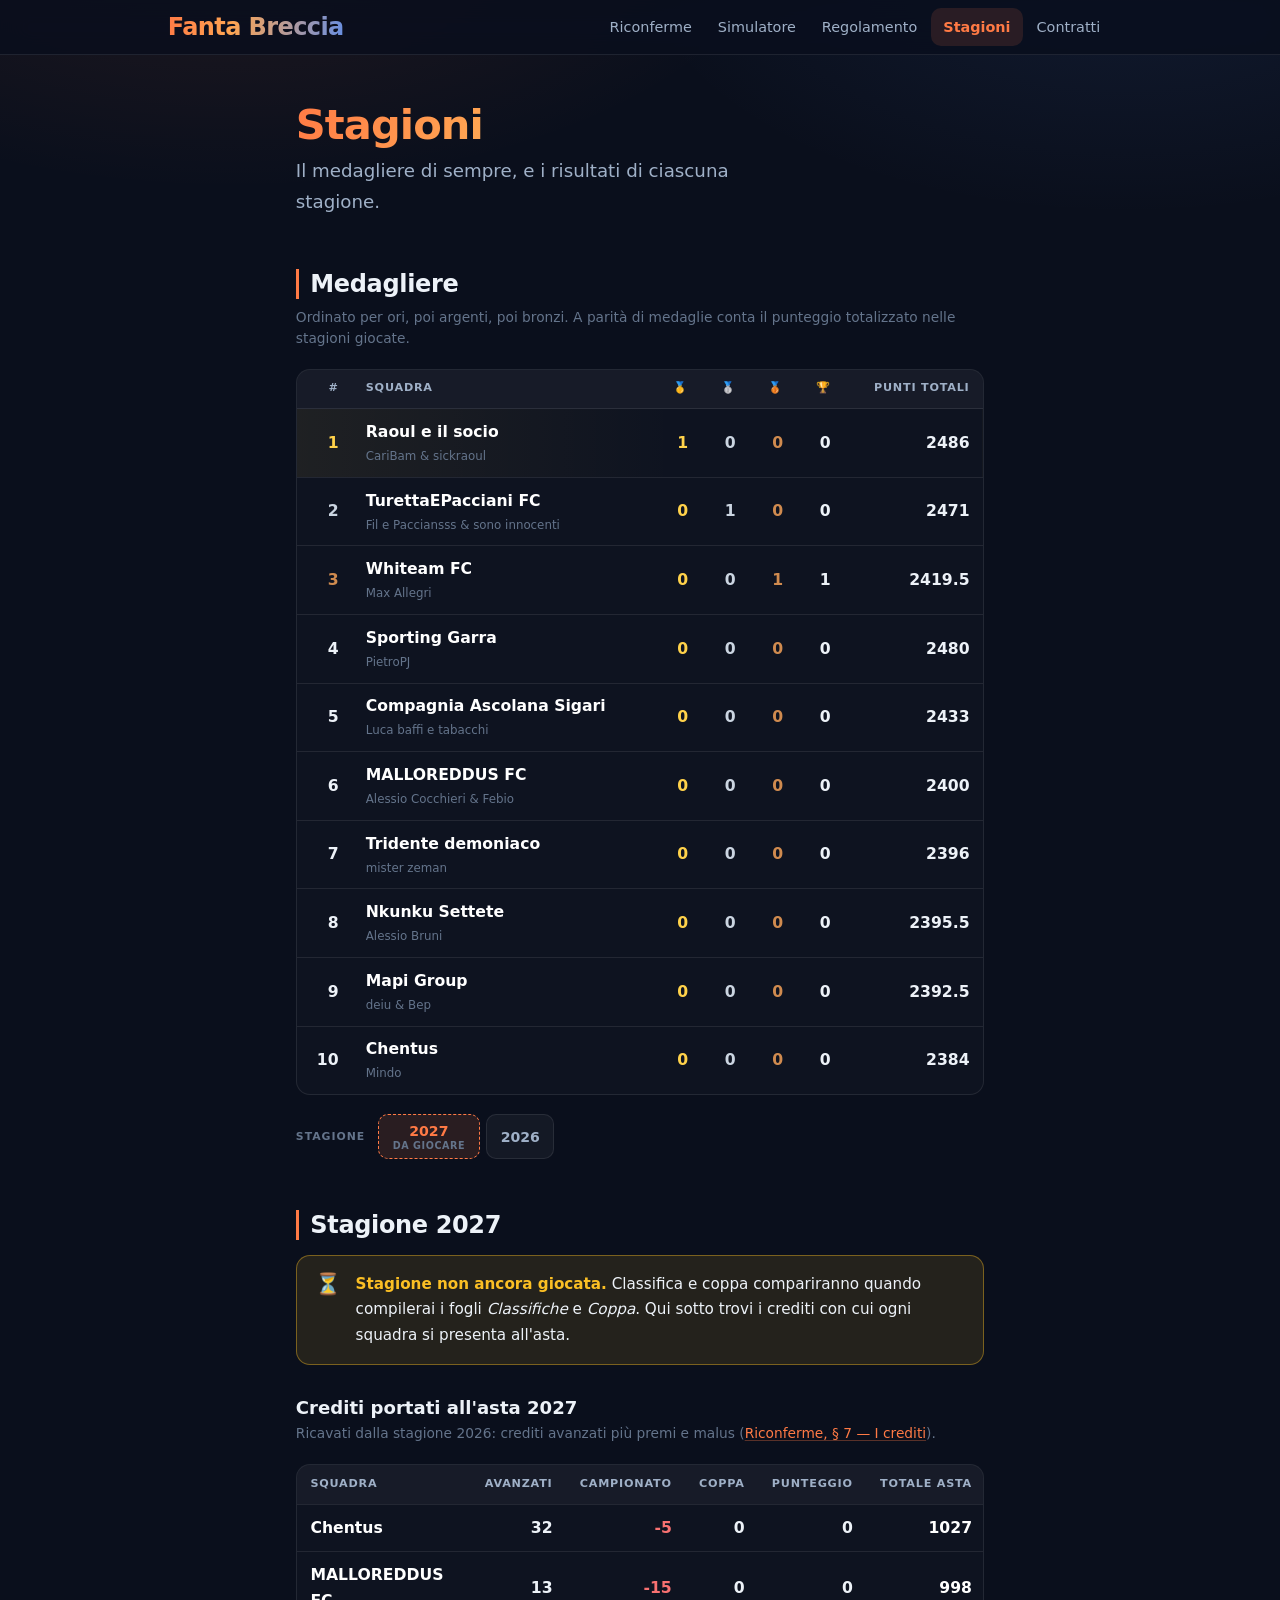
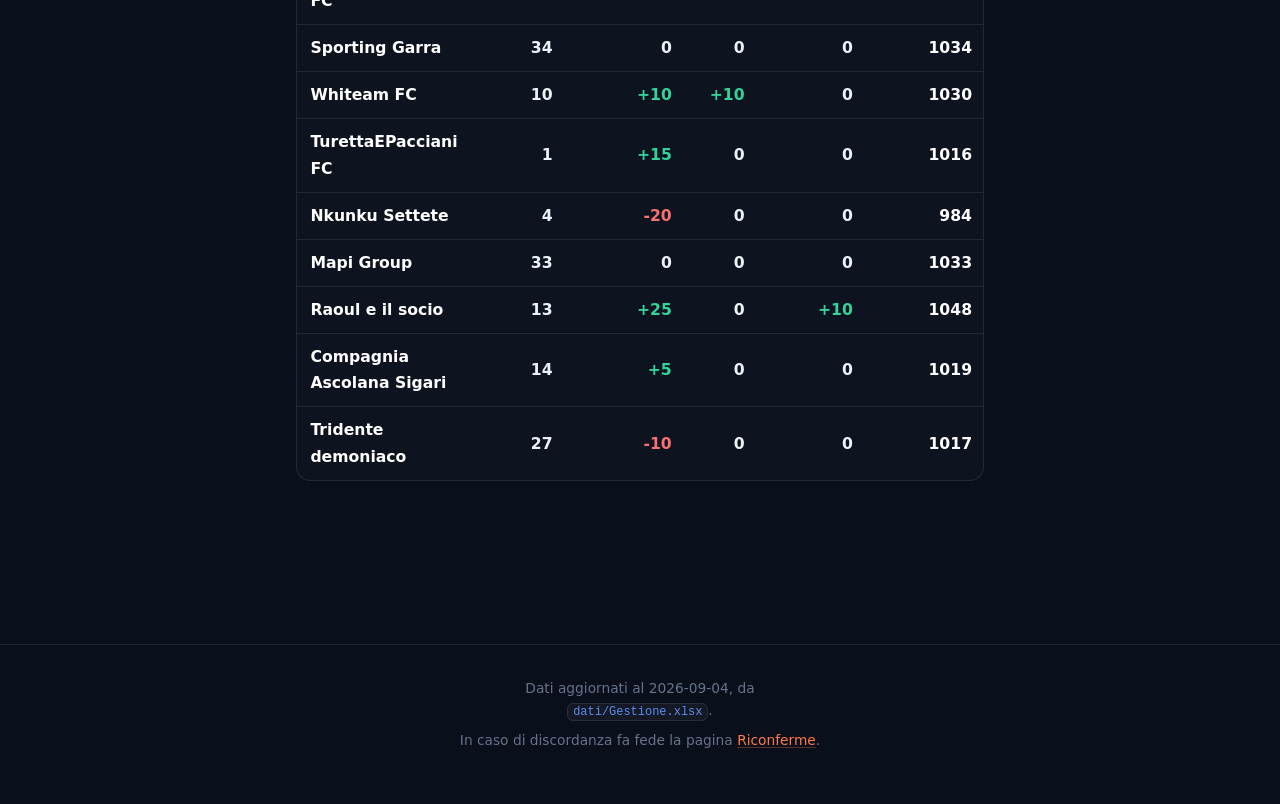
<file: stagioni.html>
<!DOCTYPE html>
<html lang="it">
<head>
<meta charset="utf-8">
<meta name="viewport" content="width=device-width, initial-scale=1">
<title>Fanta Breccia — Stagioni</title>
<meta name="description" content="Medagliere storico, classifiche, coppa e crediti stagione per stagione.">
<link rel="stylesheet" href="css/style.css">
</head>
<body>

<nav class="nav">
  <div class="nav-inner">
    <a class="nav-brand" href="index.html">Fanta Breccia</a>
    <div class="nav-links">
      <a class="nav-link" href="index.html">Riconferme</a>
      <a class="nav-link" href="simulatore.html">Simulatore</a>
      <a class="nav-link" href="regolamento.html">Regolamento</a>
      <a class="nav-link active" href="stagioni.html">Stagioni</a>
      <a class="nav-link" href="contratti.html">Contratti</a>
    </div>
  </div>
</nav>

<main>

  <header class="hero">
    <h1>Stagioni</h1>
    <p>Il medagliere di sempre, e i risultati di ciascuna stagione.</p>
  </header>

  <p class="errore-input" id="errore" hidden></p>

  <!-- 1. Il medagliere, come una classifica -->
  <section id="sezione-medagliere">
    <h2>Medagliere</h2>
    <p class="nota-tabella">
      Ordinato per ori, poi argenti, poi bronzi. A parità di medaglie conta
      il punteggio totalizzato nelle stagioni giocate.
    </p>
    <div id="medagliere"></div>
  </section>

  <!-- 2. Il filtro: da qui in giù è tutto relativo all'anno scelto -->
  <section id="sezione-filtro">
    <div class="anno-bar">
      <span class="anno-label">Stagione</span>
      <div class="anno-scelte" id="anno-scelte"></div>
    </div>
  </section>

  <!-- 3. Tutto il resto, filtrato -->
  <section id="sezione-stagione">
    <div id="stagione"></div>
  </section>

</main>

<footer>
  <p>Dati aggiornati al <span id="generato-il">—</span>, da <code>dati/Gestione.xlsx</code>.</p>
  <p>In caso di discordanza fa fede la pagina <a href="index.html">Riconferme</a>.</p>
</footer>

<script src="js/dati.js"></script>
<script src="js/stagioni.js"></script>
<script src="js/conta.js?v=2"></script>
<script src="js/tabelle.js"></script>
</body>
</html>
</file>
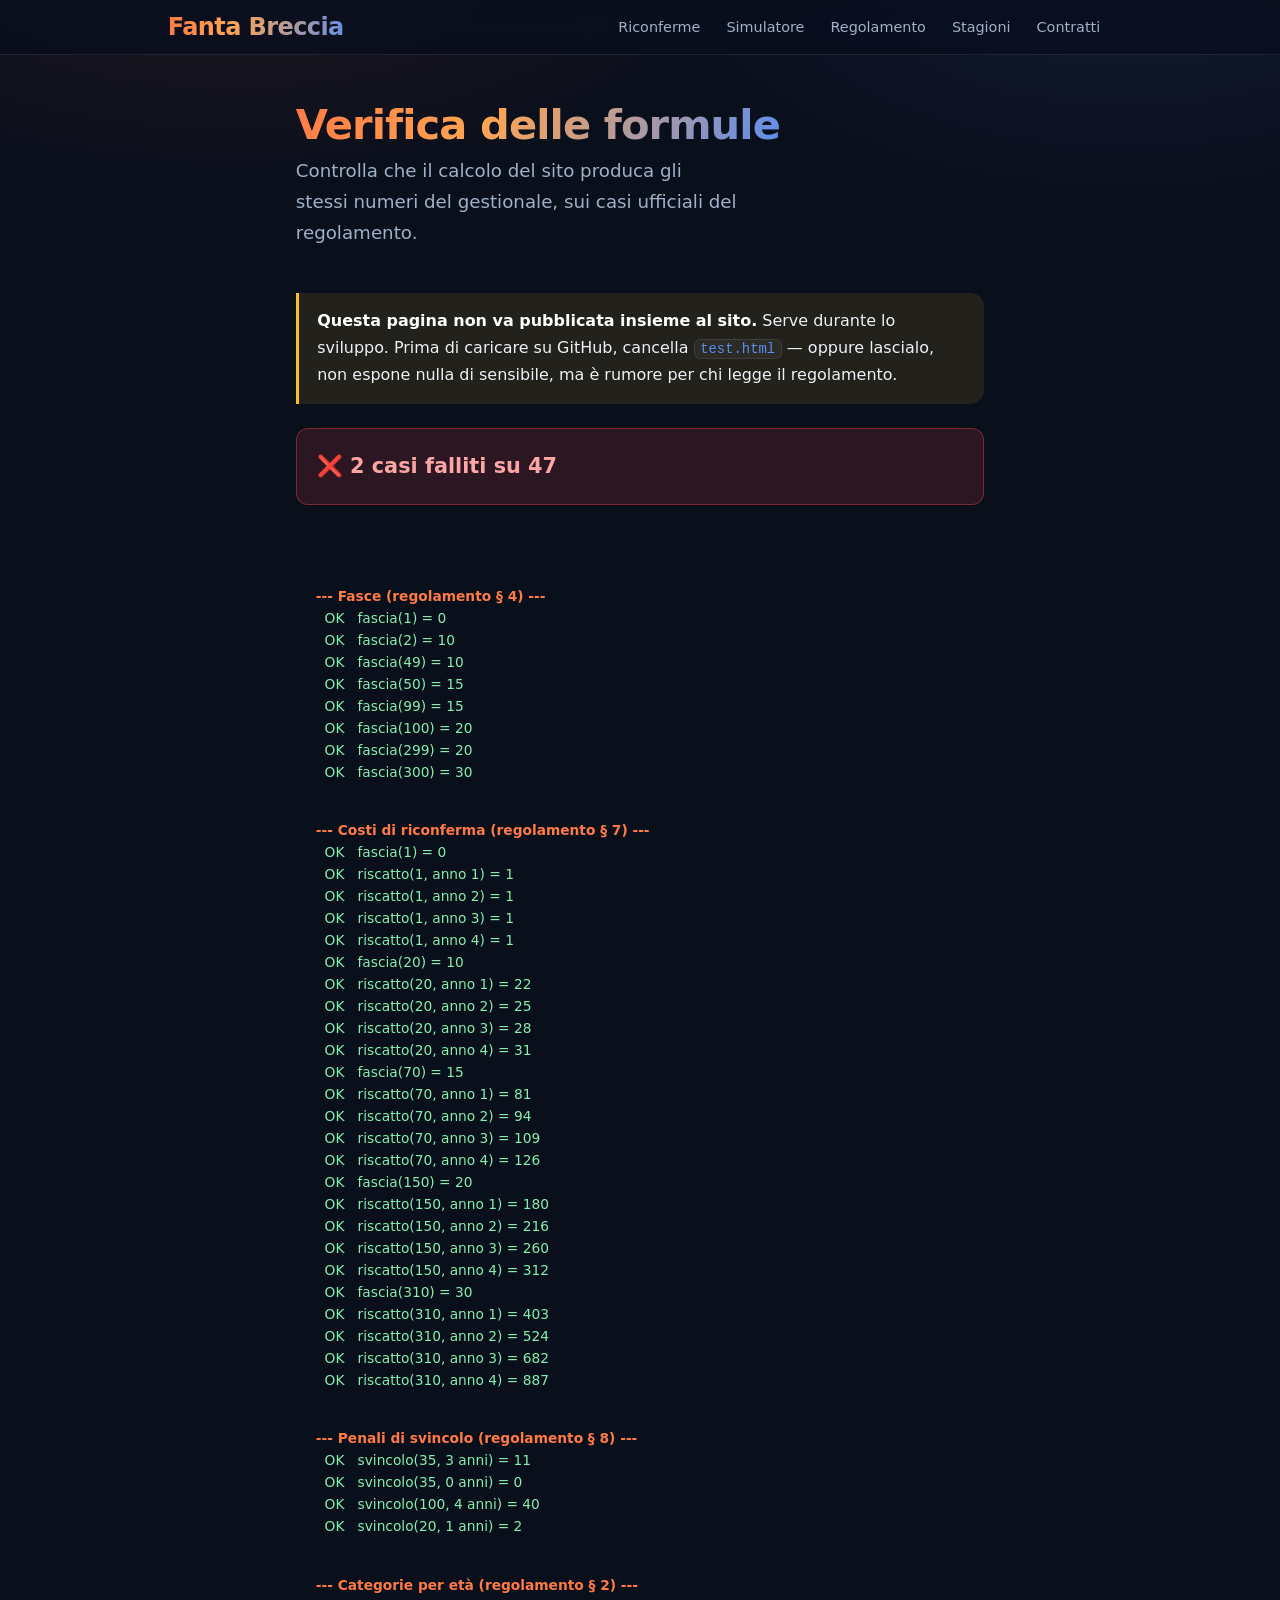
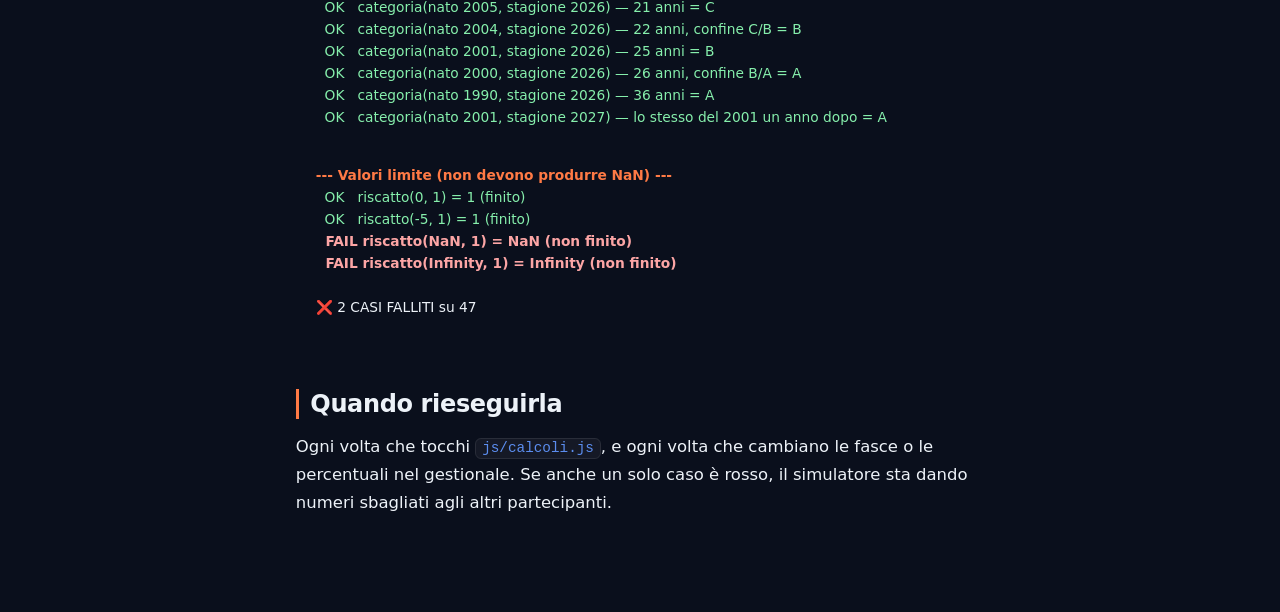
<file: test.html>
<!DOCTYPE html>
<html lang="it">
<head>
<meta charset="utf-8">
<meta name="viewport" content="width=device-width, initial-scale=1">
<title>Verifica formule — Fanta Breccia</title>
<link rel="stylesheet" href="css/style.css">
<style>
  #esito { font-size: 1.3rem; font-weight: 800; padding: 20px; border-radius: 12px; margin: 24px 0; }
  #esito.ok { background: rgba(34,197,94,.15); color: #86EFAC; border: 1px solid rgba(34,197,94,.4); }
  #esito.ko { background: rgba(239,68,68,.15); color: #FCA5A5; border: 1px solid rgba(239,68,68,.4); }
  #log { font-family: var(--font-mono); font-size: .86rem; line-height: 1.6; white-space: pre-wrap;
         background: var(--bg-secondary); border: 1px solid var(--border);
         border-radius: 12px; padding: 20px; overflow-x: auto; }
  .r-ok { color: #86EFAC; }
  .r-ko { color: #FCA5A5; font-weight: 700; }
  .r-h  { color: var(--orange); font-weight: 700; display: block; margin-top: 14px; }
</style>
</head>
<body>

<nav class="nav">
  <div class="nav-inner">
    <a class="nav-brand" href="index.html">Fanta Breccia</a>
    <div class="nav-links">
      <a class="nav-link" href="index.html">Riconferme</a>
      <a class="nav-link" href="simulatore.html">Simulatore</a>
      <a class="nav-link" href="regolamento.html">Regolamento</a>
      <a class="nav-link" href="stagioni.html">Stagioni</a>
      <a class="nav-link" href="contratti.html">Contratti</a>
    </div>
  </div>
</nav>

<main>
  <header class="hero">
    <h1>Verifica delle formule</h1>
    <p>Controlla che il calcolo del sito produca gli stessi numeri del gestionale, sui casi ufficiali del regolamento.</p>
  </header>

  <div class="callout warn">
    <p><strong>Questa pagina non va pubblicata insieme al sito.</strong> Serve durante lo sviluppo. Prima di caricare su GitHub, cancella <code>test.html</code> — oppure lascialo, non espone nulla di sensibile, ma è rumore per chi legge il regolamento.</p>
  </div>

  <div id="esito">Esecuzione in corso…</div>
  <div id="log"></div>

  <h2>Quando rieseguirla</h2>
  <p>Ogni volta che tocchi <code>js/calcoli.js</code>, e ogni volta che cambiano le fasce o le percentuali nel gestionale. Se anche un solo caso è rosso, il simulatore sta dando numeri sbagliati agli altri partecipanti.</p>
</main>

<script src="js/calcoli.js"></script>
<script>
(function () {
  var log = document.getElementById('log');
  var esito = document.getElementById('esito');

  // Intercetta console.log per riversare gli esiti nella pagina.
  var originale = console.log;
  console.log = function (messaggio) {
    originale.apply(console, arguments);
    var testo = String(messaggio);
    var span = document.createElement('span');
    if (testo.indexOf('  OK') === 0) span.className = 'r-ok';
    else if (testo.indexOf('  FAIL') === 0) span.className = 'r-ko';
    else if (testo.indexOf('---') !== -1) span.className = 'r-h';
    span.textContent = testo + '\n';
    log.appendChild(span);
  };

  var risultato = verifica();
  console.log = originale;

  if (risultato.errori === 0) {
    esito.className = 'ok';
    esito.textContent = '✅ Tutti i ' + risultato.totali + ' casi superati';
  } else {
    esito.className = 'ko';
    esito.textContent = '❌ ' + risultato.errori + ' casi falliti su ' + risultato.totali;
  }
})();
</script>
</body>
</html>
</file>
<file: css/style.css>
/*
 * Fanta Breccia — foglio di stile unico
 *
 * Progettato prima per il telefono: è da lì che si legge il regolamento
 * durante l'asta. Le regole per schermi larghi arrivano dopo, in coda.
 *
 * Le tabelle con 3+ colonne diventano schede sotto i 640px (vedi
 * js/tabelle.js): niente scorrimento orizzontale su telefono.
 */

/* ====================================================================
   1. Variabili
   ==================================================================== */

:root {
  /* Sfondi */
  --bg: #0A0F1C;
  --bg-2: #111A2E;
  --surface: rgba(23, 33, 54, 0.72);
  --surface-solid: #162034;
  --elevated: rgba(255, 255, 255, 0.045);

  /* Testo */
  --text: #EDF2F8;
  --text-2: #9FB0C7;
  --text-3: #64748B;

  /* Accenti */
  --orange: #FF7A45;
  --orange-2: #FFA552;
  --orange-soft: rgba(255, 122, 69, 0.13);
  --orange-line: rgba(255, 122, 69, 0.32);
  --blue: #5B8DEF;
  --blue-soft: rgba(91, 141, 239, 0.13);
  --violet: #A78BFA;

  --gradient: linear-gradient(120deg, #FF7A45 0%, #FFA552 28%, #5B8DEF 72%, #A78BFA 100%);

  /* Semantici */
  --ok: #34D399;
  --ko: #F87171;
  --warn: #FBBF24;

  /* Medaglie */
  --oro: #FFD24A;
  --argento: #CBD5E1;
  --bronzo: #D08B4F;

  /* Bordi e raggi */
  --line: rgba(255, 255, 255, 0.085);
  --line-2: rgba(255, 255, 255, 0.16);
  --r-s: 10px;
  --r: 14px;
  --r-l: 20px;

  /* Ombre */
  --sh: 0 1px 2px rgba(0, 0, 0, 0.3);
  --sh-l: 0 12px 32px rgba(0, 0, 0, 0.36);

  /* Tipografia fluida */
  --f: 'Segoe UI', 'Inter', system-ui, -apple-system, sans-serif;
  --f-mono: ui-monospace, SFMono-Regular, Menlo, Consolas, monospace;

  --t-base: clamp(0.94rem, 0.9rem + 0.2vw, 1.03rem);
  --t-small: clamp(0.8rem, 0.78rem + 0.1vw, 0.86rem);
  --t-h1: clamp(1.65rem, 1.3rem + 1.9vw, 2.6rem);
  --t-h2: clamp(1.22rem, 1.08rem + 0.7vw, 1.5rem);
  --t-h3: clamp(1.02rem, 0.97rem + 0.25vw, 1.13rem);

  /* Ritmo verticale */
  --sp: clamp(1rem, 0.85rem + 0.8vw, 1.5rem);
}

*, *::before, *::after { box-sizing: border-box; }

html {
  scroll-behavior: smooth;
  scroll-padding-top: 72px;
  -webkit-text-size-adjust: 100%;
}

@media (prefers-reduced-motion: reduce) {
  html { scroll-behavior: auto; }
  * { transition: none !important; animation: none !important; }
}

body {
  margin: 0;
  font-family: var(--f);
  font-size: var(--t-base);
  line-height: 1.68;
  color: var(--text);
  background: var(--bg);
  /* Alone luminoso in alto: dà profondità senza appesantire */
  background-image:
    radial-gradient(58rem 30rem at 18% -12%, rgba(255, 122, 69, 0.11), transparent 62%),
    radial-gradient(52rem 28rem at 88% -6%, rgba(91, 141, 239, 0.10), transparent 60%);
  background-attachment: fixed;
  background-repeat: no-repeat;
  -webkit-font-smoothing: antialiased;
}

/* ====================================================================
   2. Navigazione
   ==================================================================== */

.nav {
  position: sticky;
  top: 0;
  z-index: 50;
  background: rgba(10, 15, 28, 0.86);
  backdrop-filter: saturate(160%) blur(14px);
  -webkit-backdrop-filter: saturate(160%) blur(14px);
  border-bottom: 1px solid var(--line);
}

.nav-inner {
  max-width: 62rem;
  margin: 0 auto;
  padding: 0 var(--sp);
  display: flex;
  align-items: center;
  gap: 0.5rem;
  min-height: 54px;
}

.nav-links {
  display: flex;
  align-items: center;
  gap: 2px;
  margin-left: auto;
  /* Su schermi larghi stanno in riga; su telefono vanno a capo (§ 10):
     mai una barra che scorre, altrimenti l'ultima voce resta nascosta. */
  flex-wrap: wrap;
}

.nav-brand {
  font-weight: 850;
  font-size: clamp(1.15rem, 1rem + 0.7vw, 1.5rem);
  letter-spacing: -0.025em;
  text-decoration: none;
  white-space: nowrap;
  padding-right: 0.5rem;
  /* Sfumatura arancio → blu: è l'identità del sito, non un dettaglio */
  background: linear-gradient(100deg, var(--orange) 0%, var(--orange-2) 35%, var(--blue) 100%);
  -webkit-background-clip: text;
  background-clip: text;
  color: transparent;
}

.nav-link {
  position: relative;
  color: var(--text-2);
  text-decoration: none;
  padding: 7px 12px;
  border-radius: var(--r-s);
  font-size: 0.9rem;
  font-weight: 500;
  white-space: nowrap;
  transition: color 0.16s, background 0.16s;
}
.nav-link:hover { color: var(--text); background: var(--elevated); }

.nav-link.active {
  color: var(--orange);
  font-weight: 650;
  background: var(--orange-soft);
}

/* ====================================================================
   3. Struttura
   ==================================================================== */

main {
  max-width: 46rem;
  margin: 0 auto;
  padding: clamp(1.6rem, 1rem + 2.4vw, 3rem) var(--sp) 5rem;
}

.hero { margin-bottom: clamp(1.8rem, 1.2rem + 2vw, 3rem); }

.hero h1 {
  font-size: var(--t-h1);
  line-height: 1.12;
  letter-spacing: -0.022em;
  margin: 0 0 0.5rem;
  background: var(--gradient);
  -webkit-background-clip: text;
  background-clip: text;
  color: transparent;
}

.hero p {
  color: var(--text-2);
  font-size: clamp(0.98rem, 0.94rem + 0.3vw, 1.14rem);
  margin: 0;
  max-width: 38ch;
}

h2 {
  font-size: var(--t-h2);
  line-height: 1.25;
  letter-spacing: -0.015em;
  margin: clamp(2.2rem, 1.6rem + 2vw, 3.4rem) 0 0.9rem;
  padding-left: 0.72rem;
  border-left: 3px solid var(--orange);
}

h3 {
  font-size: var(--t-h3);
  line-height: 1.35;
  margin: 1.9rem 0 0.6rem;
  color: var(--text);
}

p { margin: 0 0 0.95rem; }

a {
  color: var(--orange);
  text-decoration-color: var(--orange-line);
  text-underline-offset: 0.18em;
}
a:hover { text-decoration-color: var(--orange); }

strong { color: #fff; font-weight: 650; }

ul, ol { padding-left: 1.3rem; margin: 0 0 1rem; }
li { margin-bottom: 0.42rem; }
li::marker { color: var(--orange); }

code {
  font-family: var(--f-mono);
  font-size: 0.87em;
  background: var(--elevated);
  border: 1px solid var(--line);
  padding: 0.1em 0.4em;
  border-radius: 6px;
  color: var(--blue);
  overflow-wrap: anywhere;
}

pre {
  background: var(--surface-solid);
  border: 1px solid var(--line);
  border-radius: var(--r);
  padding: 1rem;
  overflow-x: auto;
  font-size: 0.86rem;
  line-height: 1.6;
  box-shadow: var(--sh);
}
pre code { background: none; border: none; padding: 0; color: var(--text); }

hr { border: none; border-top: 1px solid var(--line); margin: 2.4rem 0; }

/* ====================================================================
   4. Riquadri
   ==================================================================== */

.card {
  background: linear-gradient(160deg, rgba(31, 43, 68, 0.8), rgba(16, 24, 42, 0.9));
  border: 1px solid var(--line);
  border-radius: var(--r-l);
  padding: clamp(1.1rem, 0.9rem + 1vw, 1.6rem);
  margin: 1.5rem 0;
  box-shadow: var(--sh-l);
}

.callout {
  position: relative;
  border-left: 3px solid var(--orange);
  background: var(--orange-soft);
  border-radius: 0 var(--r) var(--r) 0;
  padding: 0.95rem 1.15rem;
  margin: 1.5rem 0;
  font-size: 0.97em;
}
.callout.info { border-left-color: var(--blue); background: var(--blue-soft); }
.callout.warn { border-left-color: var(--warn); background: rgba(251, 191, 36, 0.1); }
.callout p:last-child { margin-bottom: 0; }

.callout-title {
  display: block;
  font-weight: 700;
  margin-bottom: 0.3rem;
  letter-spacing: -0.005em;
}

.esempio {
  background: rgba(255, 255, 255, 0.028);
  border: 1px solid var(--line);
  border-left: 3px solid var(--violet);
  border-radius: 0 var(--r) var(--r) 0;
  padding: 0.95rem 1.15rem;
  margin: 1.3rem 0;
  font-size: 0.96em;
}
.esempio-label {
  display: block;
  text-transform: uppercase;
  letter-spacing: 0.08em;
  font-size: 0.68rem;
  color: var(--violet);
  margin-bottom: 0.45rem;
  font-weight: 800;
}
.esempio p:last-child { margin-bottom: 0; }

/* ====================================================================
   5. Tabelle
   ==================================================================== */

.table-wrap {
  margin: 1.2rem 0;
  border: 1px solid var(--line);
  border-radius: var(--r);
  overflow: hidden;
  background: rgba(255, 255, 255, 0.02);
}

table {
  width: 100%;
  border-collapse: collapse;
  font-size: 0.95em;
}

th, td {
  padding: 0.62rem 0.85rem;
  text-align: left;
  border-bottom: 1px solid var(--line);
  vertical-align: middle;
}

th {
  background: rgba(255, 255, 255, 0.035);
  font-size: 0.7rem;
  text-transform: uppercase;
  letter-spacing: 0.07em;
  color: var(--text-2);
  font-weight: 800;
  white-space: nowrap;
}

tbody tr:last-child td { border-bottom: none; }
tbody tr { transition: background 0.14s; }
tbody tr:hover { background: rgba(255, 255, 255, 0.028); }

.num { text-align: right; font-variant-numeric: tabular-nums; }
td.num { font-weight: 600; }

.nota-tabella {
  font-size: var(--t-small);
  color: var(--text-3);
  margin: -0.4rem 0 1.2rem;
  line-height: 1.55;
}

/* Inciso secondario dentro una riga di testo o di tabella */
.muted { color: var(--text-3); font-size: var(--t-small); }

/* Etichette e valori */

.badge {
  display: inline-block;
  padding: 0.1rem 0.55rem;
  border-radius: 999px;
  font-size: 0.72rem;
  font-weight: 700;
  letter-spacing: 0.01em;
  white-space: nowrap;
  vertical-align: middle;
}
.badge.a { background: rgba(167, 139, 250, 0.16); color: var(--violet); }
.badge.b { background: rgba(91, 141, 239, 0.16); color: var(--blue); }
.badge.c { background: rgba(52, 211, 153, 0.16); color: var(--ok); }

.pos { color: var(--ok); font-weight: 700; }
.neg { color: var(--ko); font-weight: 700; }

/* Podio: le prime tre posizioni si riconoscono a colpo d'occhio */
tr[data-pos="1"] td:first-child { color: var(--oro); font-weight: 800; }
tr[data-pos="2"] td:first-child { color: var(--argento); font-weight: 800; }
tr[data-pos="3"] td:first-child { color: var(--bronzo); font-weight: 800; }
tr[data-pos="1"] { background: linear-gradient(90deg, rgba(255, 210, 74, 0.07), transparent 55%); }

/* ====================================================================
   6. Indice del regolamento
   ==================================================================== */

.toc {
  background: var(--surface);
  border: 1px solid var(--line);
  border-radius: var(--r-l);
  padding: 1.1rem 1.3rem;
  margin-bottom: 2.2rem;
}
.toc h2 {
  margin: 0 0 0.7rem;
  font-size: 0.72rem;
  text-transform: uppercase;
  letter-spacing: 0.1em;
  color: var(--text-3);
  border: none;
  padding: 0;
}
.toc ol {
  margin: 0;
  padding-left: 1.4rem;
  columns: 1;
}
.toc li { margin-bottom: 0.34rem; break-inside: avoid; }
.toc a {
  color: var(--text-2);
  text-decoration: none;
  font-size: 0.92rem;
}
.toc a:hover { color: var(--orange); }

.sezione { scroll-margin-top: 72px; }
.sezione h2 { display: flex; align-items: baseline; gap: 0.6rem; flex-wrap: wrap; }
.sezione h2 .num {
  font-size: 0.74rem;
  color: var(--orange);
  font-weight: 800;
  letter-spacing: 0.04em;
  text-align: left;
}

.back-top {
  display: inline-block;
  font-size: 0.76rem;
  color: var(--text-3);
  text-decoration: none;
  margin-top: 0.5rem;
}
.back-top:hover { color: var(--orange); }

/* ====================================================================
   7. Simulatore
   ==================================================================== */

.sim-card { margin-top: 0; }

/* Campo e pulsante sulla stessa riga: il pulsante serve soprattutto a
   chiudere la tastiera sul telefono. */
.sim-riga {
  display: flex;
  gap: 0.6rem;
  align-items: stretch;
}
.sim-riga input[type="number"] { flex: 1 1 auto; width: auto; min-width: 0; }

.btn-calcola {
  flex: 0 0 auto;
  font-family: var(--f);
  font-size: 1rem;
  font-weight: 750;
  padding: 0 1.4rem;
  border: none;
  border-radius: var(--r);
  background: var(--gradient);
  color: #10131c;
  cursor: pointer;
  transition: filter 0.15s, transform 0.1s;
}
.btn-calcola:hover { filter: brightness(1.1); }
.btn-calcola:active { transform: translateY(1px); }

.sim-preset {
  display: flex;
  align-items: center;
  gap: 0.7rem;
  flex-wrap: wrap;
  margin-top: 0.9rem;
}
.sim-preset-etichetta {
  font-size: 0.68rem;
  text-transform: uppercase;
  letter-spacing: 0.08em;
  font-weight: 800;
  color: var(--text-3);
}

/* --- Schede degli anni --- */

.anni-griglia {
  display: grid;
  grid-template-columns: repeat(auto-fit, minmax(15rem, 1fr));
  gap: 0.8rem;
  margin: 1.2rem 0;
}

.anno-card {
  background: linear-gradient(160deg, rgba(31, 43, 68, 0.72), rgba(16, 24, 42, 0.88));
  border: 1px solid var(--line);
  border-radius: var(--r-l);
  padding: 1rem 1.1rem;
  display: flex;
  flex-direction: column;
}

.anno-card-testa {
  display: flex;
  align-items: baseline;
  gap: 0.5rem;
  flex-wrap: wrap;
  padding-bottom: 0.7rem;
  border-bottom: 1px solid var(--line);
}
.anno-card-num {
  font-size: 1.1rem;
  font-weight: 850;
  letter-spacing: -0.01em;
}
.anno-card-quando { font-size: 0.78rem; color: var(--text-3); }

/* Le due alternative: tre colonne fisse, così i numeri restano incolonnati
   fra loro e da una scheda all'altra. */
.scelte { margin: 0.8rem 0; }

.scelta {
  display: grid;
  grid-template-columns: 1fr auto 4.5rem;
  align-items: baseline;
  gap: 0.5rem;
  padding: 0.35rem 0;
}
.scelta + .scelta { border-top: 1px dashed var(--line); }

.scelta-etichetta {
  font-size: 0.78rem;
  font-weight: 650;
  color: var(--text-2);
}
.scelta-num {
  font-size: 1.5rem;
  font-weight: 850;
  font-variant-numeric: tabular-nums;
  text-align: right;
  line-height: 1.1;
}
.scelta-unita {
  font-size: 0.68rem;
  text-transform: uppercase;
  letter-spacing: 0.05em;
  font-weight: 700;
  color: var(--text-3);
}
.scelta-tieni .scelta-num { color: var(--orange); }
.scelta-molli .scelta-num { color: var(--ko); }

.anno-card-spiega {
  font-size: 0.87rem;
  line-height: 1.55;
  color: var(--text-2);
  margin: 0;
}
.anno-card-spiega strong { color: var(--text); }

.anno-card-nota {
  font-size: 0.7rem;
  color: var(--text-3);
  margin: 0.6rem 0 0;
  padding-top: 0.5rem;
  border-top: 1px solid var(--line);
}

.sim-label {
  display: block;
  font-size: 0.68rem;
  text-transform: uppercase;
  letter-spacing: 0.09em;
  color: var(--text-3);
  font-weight: 800;
  margin-bottom: 0.45rem;
}

input[type="number"] {
  font-family: var(--f);
  font-size: 1.5rem;
  font-weight: 800;
  font-variant-numeric: tabular-nums;
  width: 9rem;
  padding: 0.6rem 0.9rem;
  background: rgba(0, 0, 0, 0.3);
  border: 1.5px solid var(--line-2);
  border-radius: var(--r);
  color: var(--text);
  transition: border-color 0.16s, box-shadow 0.16s;
}
input[type="number"]:focus {
  outline: none;
  border-color: var(--orange);
  box-shadow: 0 0 0 3px var(--orange-soft);
}
input[type="number"]::-webkit-outer-spin-button,
input[type="number"]::-webkit-inner-spin-button { -webkit-appearance: none; margin: 0; }
input[type="number"] { -moz-appearance: textfield; }

.preset { display: flex; gap: 0.4rem; flex-wrap: wrap; }

.preset button,
.anno-scelte button {
  font-family: var(--f);
  font-size: 0.88rem;
  font-weight: 650;
  font-variant-numeric: tabular-nums;
  min-height: 40px;
  padding: 0.45rem 0.85rem;
  background: var(--elevated);
  border: 1px solid var(--line);
  border-radius: var(--r-s);
  color: var(--text-2);
  cursor: pointer;
  transition: all 0.15s;
}
.preset button:hover,
.anno-scelte button:hover {
  border-color: var(--orange-line);
  color: var(--orange);
  background: var(--orange-soft);
}
.preset button:active, .anno-scelte button:active { transform: translateY(1px); }

.fascia-box {
  display: flex;
  align-items: baseline;
  gap: 0.9rem;
  flex-wrap: wrap;
  padding: 0.9rem 1.15rem;
  background: var(--orange-soft);
  border: 1px solid var(--orange-line);
  border-radius: var(--r);
  margin: 1.3rem 0;
}
.fascia-valore {
  font-size: 1.5rem;
  font-weight: 850;
  color: var(--orange);
  letter-spacing: -0.02em;
  line-height: 1;
}
.fascia-desc { color: var(--text-2); font-size: 0.9rem; }

.totale-riga {
  font-size: 0.97rem;
  line-height: 1.6;
  padding: 0.95rem 1.15rem;
  background: rgba(255, 255, 255, 0.032);
  border: 1px solid var(--line);
  border-radius: var(--r);
  margin-top: 1.1rem;
}
.totale-riga strong { color: var(--orange); }

.errore-input {
  color: var(--warn);
  font-size: 0.9rem;
  margin-top: 0.8rem;
  padding: 0.7rem 0.9rem;
  background: rgba(251, 191, 36, 0.09);
  border-radius: var(--r-s);
}

/* ====================================================================
   8. Pagina della lega
   ==================================================================== */

.anno-bar {
  display: flex;
  align-items: center;
  gap: 0.8rem;
  flex-wrap: wrap;
  margin-bottom: 1.8rem;
}
.anno-label {
  font-size: 0.68rem;
  text-transform: uppercase;
  letter-spacing: 0.09em;
  color: var(--text-3);
  font-weight: 800;
}
.anno-scelte { display: flex; gap: 0.4rem; flex-wrap: wrap; }
.anno-scelte button.attivo {
  background: var(--orange-soft);
  border-color: var(--orange);
  color: var(--orange);
}
.anno-scelte button span {
  display: block;
  font-size: 0.6rem;
  text-transform: uppercase;
  letter-spacing: 0.06em;
  font-weight: 700;
  color: var(--text-3);
  margin-top: 0.1rem;
}
.anno-scelte button.anno-futuro { border-style: dashed; }

/* --- Albo d'oro --- */

.vetrina {
  display: flex;
  align-items: center;
  gap: 1.1rem;
  padding: 1.2rem 1.4rem;
  margin-bottom: 1.6rem;
  border-radius: var(--r-l);
  background: linear-gradient(135deg, rgba(255, 210, 74, 0.14), rgba(255, 122, 69, 0.08));
  border: 1px solid rgba(255, 210, 74, 0.32);
}
.vetrina-coppa { font-size: 2.4rem; line-height: 1; }
.vetrina-etichetta {
  font-size: 0.66rem;
  text-transform: uppercase;
  letter-spacing: 0.09em;
  font-weight: 800;
  color: var(--oro);
}
.vetrina-nome {
  font-size: clamp(1.15rem, 1rem + 0.8vw, 1.5rem);
  font-weight: 800;
  line-height: 1.2;
  margin: 0.15rem 0;
}
.vetrina-meta { font-size: 0.86rem; color: var(--text-2); }

.medaglia-oro { color: var(--oro); font-weight: 800; }
.medaglia-argento { color: var(--argento); font-weight: 800; }
.medaglia-bronzo { color: var(--bronzo); font-weight: 800; }

/* ====================================================================
   8bis. Pagina Contratti
   ==================================================================== */

.filtri {
  display: flex;
  gap: 0.8rem;
  flex-wrap: wrap;
  margin-bottom: 1.8rem;
}
.filtro { flex: 1 1 11rem; }
.filtro-largo { flex: 2 1 14rem; }
.filtro-nota {
  font-size: 0.72rem;
  color: var(--text-3);
  margin: 0.3rem 0 0;
  line-height: 1.4;
}

.select {
  font-family: var(--f);
  font-size: 0.95rem;
  width: 100%;
  min-height: 42px;
  padding: 0.5rem 0.7rem;
  background: rgba(0, 0, 0, 0.3);
  border: 1.5px solid var(--line-2);
  border-radius: var(--r-s);
  color: var(--text);
  transition: border-color 0.16s, box-shadow 0.16s;
}
.select:focus {
  outline: none;
  border-color: var(--orange);
  box-shadow: 0 0 0 3px var(--orange-soft);
}

/* --- Banner di avviso: rosso = adesso, giallo = in futuro --- */

.banner {
  display: flex;
  gap: 0.9rem;
  align-items: flex-start;
  padding: 1rem 1.15rem;
  border-radius: var(--r);
  margin-bottom: 0.8rem;
  font-size: 0.95rem;
}
.banner-icona { font-size: 1.3rem; line-height: 1.2; flex: 0 0 auto; }

.banner-ko {
  background: rgba(248, 113, 113, 0.13);
  border: 1px solid rgba(248, 113, 113, 0.45);
}
.banner-ko .banner-icona, .banner-ko strong { color: var(--ko); }

.banner-attenzione {
  background: rgba(251, 191, 36, 0.11);
  border: 1px solid rgba(251, 191, 36, 0.4);
}
.banner-attenzione .banner-icona, .banner-attenzione strong { color: var(--warn); }

.banner-ok {
  background: rgba(52, 211, 153, 0.1);
  border: 1px solid rgba(52, 211, 153, 0.32);
}
.banner-ok .banner-icona, .banner-ok strong { color: var(--ok); }

.banner-elenco { list-style: none; padding: 0; margin: 0.5rem 0 0; }
.banner-elenco li { margin-bottom: 0.5rem; line-height: 1.5; }
.banner-elenco li:last-child { margin-bottom: 0; }
.banner-causa {
  display: block;
  font-size: 0.84rem;
  color: var(--text-2);
  margin-top: 0.1rem;
}
.banner-nota {
  font-size: 0.84rem;
  color: var(--text-2);
  margin: 0.6rem 0 0;
  line-height: 1.5;
}

/* --- Riepilogo e esiti --- */

.riga-ora { background: rgba(91, 141, 239, 0.08); }
.riga-ko { background: rgba(248, 113, 113, 0.07); }

.esito-si { color: var(--ok); font-weight: 650; white-space: nowrap; }
.esito-no { color: var(--ko); font-weight: 700; white-space: nowrap; }

.soldi {
  font-weight: 800;
  font-size: 1.05rem;
  font-variant-numeric: tabular-nums;
}
.soldi-tieni { color: var(--orange); }
.soldi-molli { color: var(--ko); }

/* --- Schede dei giocatori --- */

.schede-giocatori {
  display: grid;
  gap: 0.8rem;
  margin-bottom: 1.5rem;
}

.scheda-g {
  background: linear-gradient(160deg, rgba(31, 43, 68, 0.72), rgba(16, 24, 42, 0.88));
  border: 1px solid var(--line);
  border-radius: var(--r-l);
  padding: 1rem 1.1rem;
}

.g-testa {
  display: flex;
  align-items: flex-start;
  justify-content: space-between;
  gap: 1rem;
  padding-bottom: 0.75rem;
  margin-bottom: 0.75rem;
  border-bottom: 1px solid var(--line);
}

.g-nome {
  font-size: 1.12rem;
  font-weight: 800;
  line-height: 1.25;
  letter-spacing: -0.01em;
}
.g-meta {
  font-size: 0.82rem;
  color: var(--text-2);
  margin-top: 0.25rem;
  line-height: 1.55;
}
.g-meta strong { color: var(--text); }

/* Il prezzo pagato: è il numero da cui dipende tutto il resto */
.g-prezzo {
  flex: 0 0 auto;
  text-align: center;
  padding: 0.4rem 0.85rem;
  border-radius: var(--r);
  background: var(--orange-soft);
  border: 1px solid var(--orange-line);
  line-height: 1.15;
}
.g-prezzo span {
  display: block;
  font-size: 0.6rem;
  text-transform: uppercase;
  letter-spacing: 0.09em;
  font-weight: 800;
  color: var(--orange);
  opacity: 0.85;
}
.g-prezzo b {
  font-size: 1.55rem;
  font-weight: 850;
  color: var(--orange);
  font-variant-numeric: tabular-nums;
}

/* Gli anni: una colonnina ciascuno, vanno a capo su schermo stretto */
.g-anni {
  display: grid;
  grid-template-columns: repeat(auto-fit, minmax(7.5rem, 1fr));
  gap: 0.5rem;
}

.g-anno {
  background: rgba(0, 0, 0, 0.22);
  border: 1px solid var(--line);
  border-radius: var(--r-s);
  padding: 0.5rem 0.6rem;
}
.g-anno-ora {
  border-color: rgba(91, 141, 239, 0.5);
  background: rgba(91, 141, 239, 0.1);
}

.g-anno-testa {
  display: flex;
  align-items: baseline;
  gap: 0.35rem;
  font-weight: 800;
  font-size: 0.9rem;
  font-variant-numeric: tabular-nums;
  margin-bottom: 0.35rem;
}
.g-anno-testa span {
  font-size: 0.58rem;
  text-transform: uppercase;
  letter-spacing: 0.07em;
  color: var(--blue);
  font-weight: 800;
}

.g-riga {
  display: flex;
  justify-content: space-between;
  align-items: baseline;
  gap: 0.4rem;
  font-variant-numeric: tabular-nums;
}
.g-riga span {
  font-size: 0.62rem;
  text-transform: uppercase;
  letter-spacing: 0.05em;
  font-weight: 700;
  color: var(--text-3);
}
.g-riga b { font-size: 1.05rem; font-weight: 800; }
.g-ris b { color: var(--orange); }
.g-svi b { color: var(--ko); font-size: 0.95rem; }

.g-anno-cat {
  margin-top: 0.4rem;
  padding-top: 0.35rem;
  border-top: 1px solid var(--line);
  font-size: 0.7rem;
  color: var(--text-3);
}
.g-eta { white-space: nowrap; }

/* --- Dettaglio slot: una scheda per anno, nomi in colonna --- */

.slot-anno {
  background: linear-gradient(160deg, rgba(31, 43, 68, 0.6), rgba(16, 24, 42, 0.8));
  border: 1px solid var(--line);
  border-radius: var(--r-l);
  padding: 0.9rem 1rem;
  margin-bottom: 0.7rem;
}
.slot-anno-ko { border-color: rgba(248, 113, 113, 0.4); }
.slot-anno-ora { box-shadow: inset 3px 0 0 var(--blue); }

.slot-anno-testa {
  display: flex;
  align-items: baseline;
  gap: 0.6rem;
  flex-wrap: wrap;
  padding-bottom: 0.7rem;
  margin-bottom: 0.7rem;
  border-bottom: 1px solid var(--line);
}
.slot-anno-num {
  font-size: 1.15rem;
  font-weight: 850;
  font-variant-numeric: tabular-nums;
}
.slot-anno-ko-testo { color: var(--ko); font-size: 0.84rem; font-weight: 650; }
.slot-anno-ok-testo { color: var(--ok); font-size: 0.84rem; font-weight: 650; }

.slot-colonne {
  display: grid;
  grid-template-columns: repeat(3, 1fr);
  gap: 0.6rem;
}

.slot-col {
  background: rgba(0, 0, 0, 0.2);
  border: 1px solid var(--line);
  border-radius: var(--r-s);
  padding: 0.5rem 0.6rem;
  min-width: 0;
}
.slot-col-ko {
  border-color: rgba(248, 113, 113, 0.45);
  background: rgba(248, 113, 113, 0.08);
}

.slot-col-testa {
  display: flex;
  align-items: baseline;
  justify-content: space-between;
  gap: 0.4rem;
  padding-bottom: 0.35rem;
  margin-bottom: 0.35rem;
  border-bottom: 1px solid var(--line);
}
.slot-col-nome {
  font-size: 0.66rem;
  text-transform: uppercase;
  letter-spacing: 0.06em;
  font-weight: 800;
  color: var(--text-3);
}
.slot-col-conto {
  font-weight: 850;
  font-size: 0.95rem;
  font-variant-numeric: tabular-nums;
}
.slot-col-conto i { font-style: normal; font-weight: 600; color: var(--text-3); }
.slot-col-ko .slot-col-conto { color: var(--ko); }

/* I nomi impilati: vanno a capo invece di sfondare la colonna */
.slot-col-elenco { list-style: none; margin: 0; padding: 0; }
.slot-col-elenco li {
  display: flex;
  justify-content: space-between;
  gap: 0.4rem;
  font-size: 0.84rem;
  padding: 0.15rem 0;
  overflow-wrap: anywhere;
  margin: 0;
}
.slot-col-elenco li span {
  color: var(--text-3);
  font-size: 0.72rem;
  font-variant-numeric: tabular-nums;
  flex: 0 0 auto;
}
.slot-col-elenco li.nome-cambio {
  color: var(--violet);
  font-weight: 650;
}
.slot-col-elenco li.nome-cambio::after {
  content: '↑';
  color: var(--violet);
  font-size: 0.7rem;
}
.slot-col-vuota { color: var(--text-3); font-size: 0.82rem; margin: 0; }

.slot-anno-ab {
  font-size: 0.84rem;
  color: var(--text-2);
  margin: 0.7rem 0 0;
  padding-top: 0.6rem;
  border-top: 1px solid var(--line);
}
.slot-anno-ab strong { font-variant-numeric: tabular-nums; }

.cat-cambio {
  display: inline-block;
  margin-left: 0.3rem;
  padding: 0 0.35rem;
  border-radius: 999px;
  background: rgba(167, 139, 250, 0.18);
  color: var(--violet);
  font-size: 0.62rem;
  font-weight: 800;
  text-transform: uppercase;
}

/* Riepilogo slot (vecchio blocco, ancora usato altrove) */

.slot-squadra {
  background: linear-gradient(160deg, rgba(31, 43, 68, 0.7), rgba(16, 24, 42, 0.85));
  border: 1px solid var(--line);
  border-radius: var(--r);
  padding: 0.9rem 1.1rem;
  margin-bottom: 0.7rem;
}
.slot-squadra.slot-ko { border-color: rgba(248, 113, 113, 0.42); }

.slot-nome { font-weight: 700; margin-bottom: 0.6rem; }

.slot-numeri { display: flex; gap: 0.6rem; flex-wrap: wrap; }

.slot-stat {
  flex: 1 1 5rem;
  background: var(--elevated);
  border: 1px solid var(--line);
  border-radius: var(--r-s);
  padding: 0.5rem 0.7rem;
  text-align: center;
}
.slot-stat.slot-stat-ko {
  background: rgba(248, 113, 113, 0.12);
  border-color: rgba(248, 113, 113, 0.4);
}
.slot-valore {
  font-size: 1.35rem;
  font-weight: 800;
  font-variant-numeric: tabular-nums;
  line-height: 1.1;
}
.slot-valore span { font-size: 0.85rem; font-weight: 600; color: var(--text-3); }
.slot-stat-ko .slot-valore { color: var(--ko); }
.slot-etichetta {
  font-size: 0.66rem;
  text-transform: uppercase;
  letter-spacing: 0.07em;
  color: var(--text-3);
  font-weight: 800;
  margin-top: 0.15rem;
}
.slot-avviso { color: var(--ko); font-size: 0.85rem; margin: 0.6rem 0 0; font-weight: 600; }

/* Griglia dei contratti */

#griglia h3 {
  margin: 1.9rem 0 0.5rem;
  color: var(--orange);
  font-size: 1rem;
  letter-spacing: 0.01em;
}

.meta {
  display: block;
  font-size: 0.74rem;
  color: var(--text-3);
  font-weight: 500;
  margin-top: 0.1rem;
}

.th-nota {
  display: block;
  font-size: 0.62rem;
  font-weight: 600;
  letter-spacing: 0.04em;
  color: var(--text-3);
  text-transform: none;
  margin-top: 0.1rem;
}

.spiega {
  font-size: 0.84rem;
  color: var(--text-2);
  line-height: 1.5;
  min-width: 15rem;
}

.costo { font-weight: 800; font-size: 1.02rem; }
.costo-ko { color: var(--ko); }
.penale {
  display: block;
  font-size: 0.68rem;
  color: var(--text-3);
  font-weight: 600;
  margin-top: 0.1rem;
  white-space: nowrap;
}

/* L'anno di riferimento è quello su cui valgono i limiti di slot */
.col-rif { background: var(--orange-soft); }
th.col-rif { box-shadow: inset 0 -2px 0 var(--orange); }
th.col-conflitto { color: var(--warn); }
/* Il giocatore è passato di categoria rispetto all'anno prima */
.cella-cambio { box-shadow: inset 3px 0 0 var(--violet); }
td.vuota { color: var(--text-3); font-weight: 400; }

.eta { font-weight: 800; font-size: 1.02rem; }

/* Esiti */
.ko { color: var(--ko); }
.ok-muto { color: var(--text-3); }
.riga-ko { background: rgba(248, 113, 113, 0.07); }
.riga-anno-rif { background: var(--orange-soft); }

.esito-ok, .esito-ko {
  font-weight: 650;
  font-size: 0.92rem;
  padding: 0.55rem 0.85rem;
  border-radius: var(--r-s);
  margin: 0 0 0.9rem;
}
.esito-ok { color: var(--ok); background: rgba(52, 211, 153, 0.1); }
.esito-ko { color: var(--ko); background: rgba(248, 113, 113, 0.1); }

/* --- Blocco avvisi in cima alla pagina --- */

.avviso-ok {
  color: var(--ok);
  background: rgba(52, 211, 153, 0.1);
  border: 1px solid rgba(52, 211, 153, 0.3);
  border-radius: var(--r);
  padding: 0.9rem 1.15rem;
  font-size: 0.95rem;
}

.avviso-testata {
  display: flex;
  align-items: baseline;
  gap: 0.8rem;
  flex-wrap: wrap;
  padding: 0.85rem 1.15rem;
  background: rgba(248, 113, 113, 0.12);
  border: 1px solid rgba(248, 113, 113, 0.35);
  border-radius: var(--r);
  margin-bottom: 0.9rem;
}
.avviso-testata strong { color: var(--ko); font-size: 1.02rem; }
.avviso-testata span { color: var(--text-2); font-size: 0.88rem; }

.avviso-blocco {
  border-left: 3px solid var(--ko);
  background: rgba(248, 113, 113, 0.06);
  border-radius: 0 var(--r) var(--r) 0;
  padding: 0.8rem 1.1rem;
  margin-bottom: 0.7rem;
}
.avviso-blocco.avviso-futuro {
  border-left-color: var(--warn);
  background: rgba(251, 191, 36, 0.07);
}

.avviso-titolo {
  font-size: 0.68rem;
  text-transform: uppercase;
  letter-spacing: 0.08em;
  font-weight: 800;
  color: var(--text-3);
  margin-bottom: 0.5rem;
}
.avviso-blocco ul { list-style: none; padding: 0; margin: 0; }
.avviso-blocco li { margin-bottom: 0.7rem; }
.avviso-blocco li:last-child { margin-bottom: 0; }

.avviso-riga { font-size: 0.95rem; }
.avviso-riga strong { font-variant-numeric: tabular-nums; }

.avviso-causa {
  font-size: 0.85rem;
  color: var(--text-2);
  margin-top: 0.2rem;
  padding-left: 0.9rem;
  border-left: 2px solid var(--line);
  line-height: 1.5;
}
.avviso-causa span {
  color: var(--text-3);
  font-weight: 700;
  text-transform: uppercase;
  font-size: 0.66rem;
  letter-spacing: 0.06em;
}

tfoot td {
  background: rgba(255, 255, 255, 0.045);
  font-weight: 800;
  border-top: 1px solid var(--line-2);
}

/* ====================================================================
   9. Piè di pagina
   ==================================================================== */

footer {
  border-top: 1px solid var(--line);
  margin-top: 4rem;
  padding: 2rem var(--sp) 3rem;
  text-align: center;
  color: var(--text-3);
  font-size: var(--t-small);
  line-height: 1.6;
}
footer p { margin: 0 auto 0.4rem; max-width: 42ch; }

/* ====================================================================
   10. Telefono — tabelle in schede
   ==================================================================== */

@media (max-width: 640px) {
  body { line-height: 1.62; }

  /* Navigazione: logo su una riga, voci su quella sotto, tutte visibili
     senza scorrere. Con cinque voci in riga singola l'ultima usciva fuori. */
  .nav-inner {
    flex-direction: column;
    align-items: stretch;
    gap: 0;
    padding-bottom: 0.4rem;
    min-height: 0;
  }
  .nav-brand {
    font-size: 1.2rem;
    padding: 0.5rem 0 0.35rem;
  }
  .nav-links {
    margin-left: 0;
    gap: 0.25rem;
    justify-content: flex-start;
  }
  .nav-link {
    padding: 5px 9px;
    font-size: 0.78rem;
    border: 1px solid transparent;
  }
  .nav-link.active { border-color: var(--orange-line); }

  .hero p { max-width: none; }
  h2 { padding-left: 0.6rem; }

  .table-wrap {
    border: none;
    background: none;
    border-radius: 0;
    overflow: visible;
  }

  /* Le tabelle a 3+ colonne diventano schede (classe messa da tabelle.js) */
  table.schede { font-size: 1em; }
  table.schede thead { display: none; }

  table.schede tbody,
  table.schede tr,
  table.schede td { display: block; width: 100%; }

  table.schede tr {
    border: 1px solid var(--line);
    border-radius: var(--r);
    margin-bottom: 0.6rem;
    padding: 0.15rem 0.9rem;
    background: linear-gradient(160deg, rgba(31, 43, 68, 0.55), rgba(16, 24, 42, 0.7));
  }
  table.schede tr:hover { background: linear-gradient(160deg, rgba(31, 43, 68, 0.7), rgba(16, 24, 42, 0.8)); }

  table.schede td {
    display: flex;
    justify-content: space-between;
    align-items: baseline;
    gap: 1rem;
    padding: 0.42rem 0;
    border-bottom: 1px solid var(--line);
    text-align: right;
  }
  table.schede tr td:last-child { border-bottom: none; }

  table.schede td::before {
    content: attr(data-label);
    flex: 0 0 auto;
    text-align: left;
    font-size: 0.68rem;
    text-transform: uppercase;
    letter-spacing: 0.06em;
    font-weight: 800;
    color: var(--text-3);
  }
  /* Celle senza etichetta: niente spazio vuoto a sinistra */
  table.schede td:not([data-label])::before { content: none; }

  /* La prima cella fa da titolo della scheda: niente etichetta sopra di sé,
     sarebbe ridondante (una posizione con la medaglia si spiega da sola). */
  table.schede td:first-child {
    display: block;
    text-align: left;
    font-size: 1.04rem;
    font-weight: 700;
    padding-top: 0.7rem;
  }
  table.schede td:first-child::before { content: none; }

  /* Il podio resta riconoscibile anche in versione scheda */
  table.schede tr[data-pos="1"] { border-color: rgba(255, 210, 74, 0.42); }
  table.schede tr[data-pos="2"] { border-color: rgba(203, 213, 225, 0.3); }
  table.schede tr[data-pos="3"] { border-color: rgba(208, 139, 79, 0.32); }

  /* Le tabelle a 2 colonne restano tabelle: ci stanno già */
  table:not(.schede) { min-width: 0; }
  table:not(.schede) th,
  table:not(.schede) td { padding: 0.55rem 0.7rem; }

  .banner { padding: 0.85rem 0.95rem; gap: 0.6rem; }
  .banner-icona { font-size: 1.1rem; }

  /* Schede giocatore: due anni per riga invece di quattro in fila */
  .scheda-g { padding: 0.85rem 0.9rem; }
  .g-testa { gap: 0.7rem; }
  .g-nome { font-size: 1.05rem; }
  .g-prezzo { padding: 0.35rem 0.7rem; }
  .g-prezzo b { font-size: 1.3rem; }
  .g-anni { grid-template-columns: repeat(2, 1fr); }

  /* Dettaglio slot: le tre categorie una sotto l'altra invece che affiancate */
  .slot-colonne { grid-template-columns: 1fr; gap: 0.45rem; }
  .slot-anno { padding: 0.8rem 0.85rem; }

  /* Contratti: le celle degli anni tornano leggibili in verticale */
  table.schede tfoot, table.schede tfoot tr, table.schede tfoot td { display: block; width: 100%; }
  table.schede tfoot tr {
    border: 1px solid var(--line-2);
    border-radius: var(--r);
    padding: 0.15rem 0.9rem;
    margin-bottom: 0.6rem;
  }
  .penale { display: inline; margin-left: 0.4rem; }
  .filtri { gap: 0.6rem; }
  .filtro, .filtro-largo { flex: 1 1 100%; }
  .slot-numeri { gap: 0.4rem; }
  .slot-stat { flex: 1 1 0; padding: 0.45rem 0.3rem; }
  .slot-valore { font-size: 1.15rem; }

  .toc { padding: 0.9rem 1.1rem; }
  input[type="number"] { width: 100%; font-size: 1.5rem; }
  .btn-calcola { padding: 0 1rem; font-size: 0.95rem; }
  .sim-preset { gap: 0.5rem; }
  .sim-preset .preset {
    display: grid;
    grid-template-columns: repeat(5, 1fr);
    gap: 0.35rem;
    flex: 1 1 100%;
  }
  .preset button { padding: 0.5rem 0.2rem; }
  .fascia-valore { font-size: 1.35rem; }
  /* Una scheda per riga: due affiancate su schermo stretto si comprimono */
  .anni-griglia { grid-template-columns: 1fr; }
  .scelta { grid-template-columns: 1fr auto 4rem; }
  .scelta-num { font-size: 1.35rem; }
  footer { margin-top: 3rem; }
}

/* Schermi molto stretti */
@media (max-width: 380px) {
  .nav-link { padding: 6px 6px; font-size: 0.78rem; }
  .nav-brand { font-size: 0.84rem; }
}

/* ====================================================================
   11. Schermi larghi
   ==================================================================== */

@media (min-width: 900px) {
  .toc ol { columns: 2; column-gap: 2.4rem; }
  .card:hover { border-color: var(--line-2); }
}

/* ====================================================================
   12. Accessibilità e stampa
   ==================================================================== */

:focus-visible {
  outline: 2px solid var(--orange);
  outline-offset: 2px;
  border-radius: 4px;
}

::selection { background: var(--orange); color: #0A0F1C; }

@media print {
  .nav, .preset, .anno-bar, footer, .back-top { display: none; }
  body { background: #fff; color: #000; font-size: 11pt; }
  body, .card, .callout, .esempio, pre { background-image: none; }
  .card, .callout, .esempio, pre, .table-wrap { border: 1px solid #bbb; box-shadow: none; }
  .hero h1, .nav-brand { color: #000; -webkit-text-fill-color: #000; }
  h2 { border-left-color: #000; }
  a { color: #000; }
  table.schede thead { display: table-header-group; }
  tr, .card, .callout { break-inside: avoid; }
}
</file>
